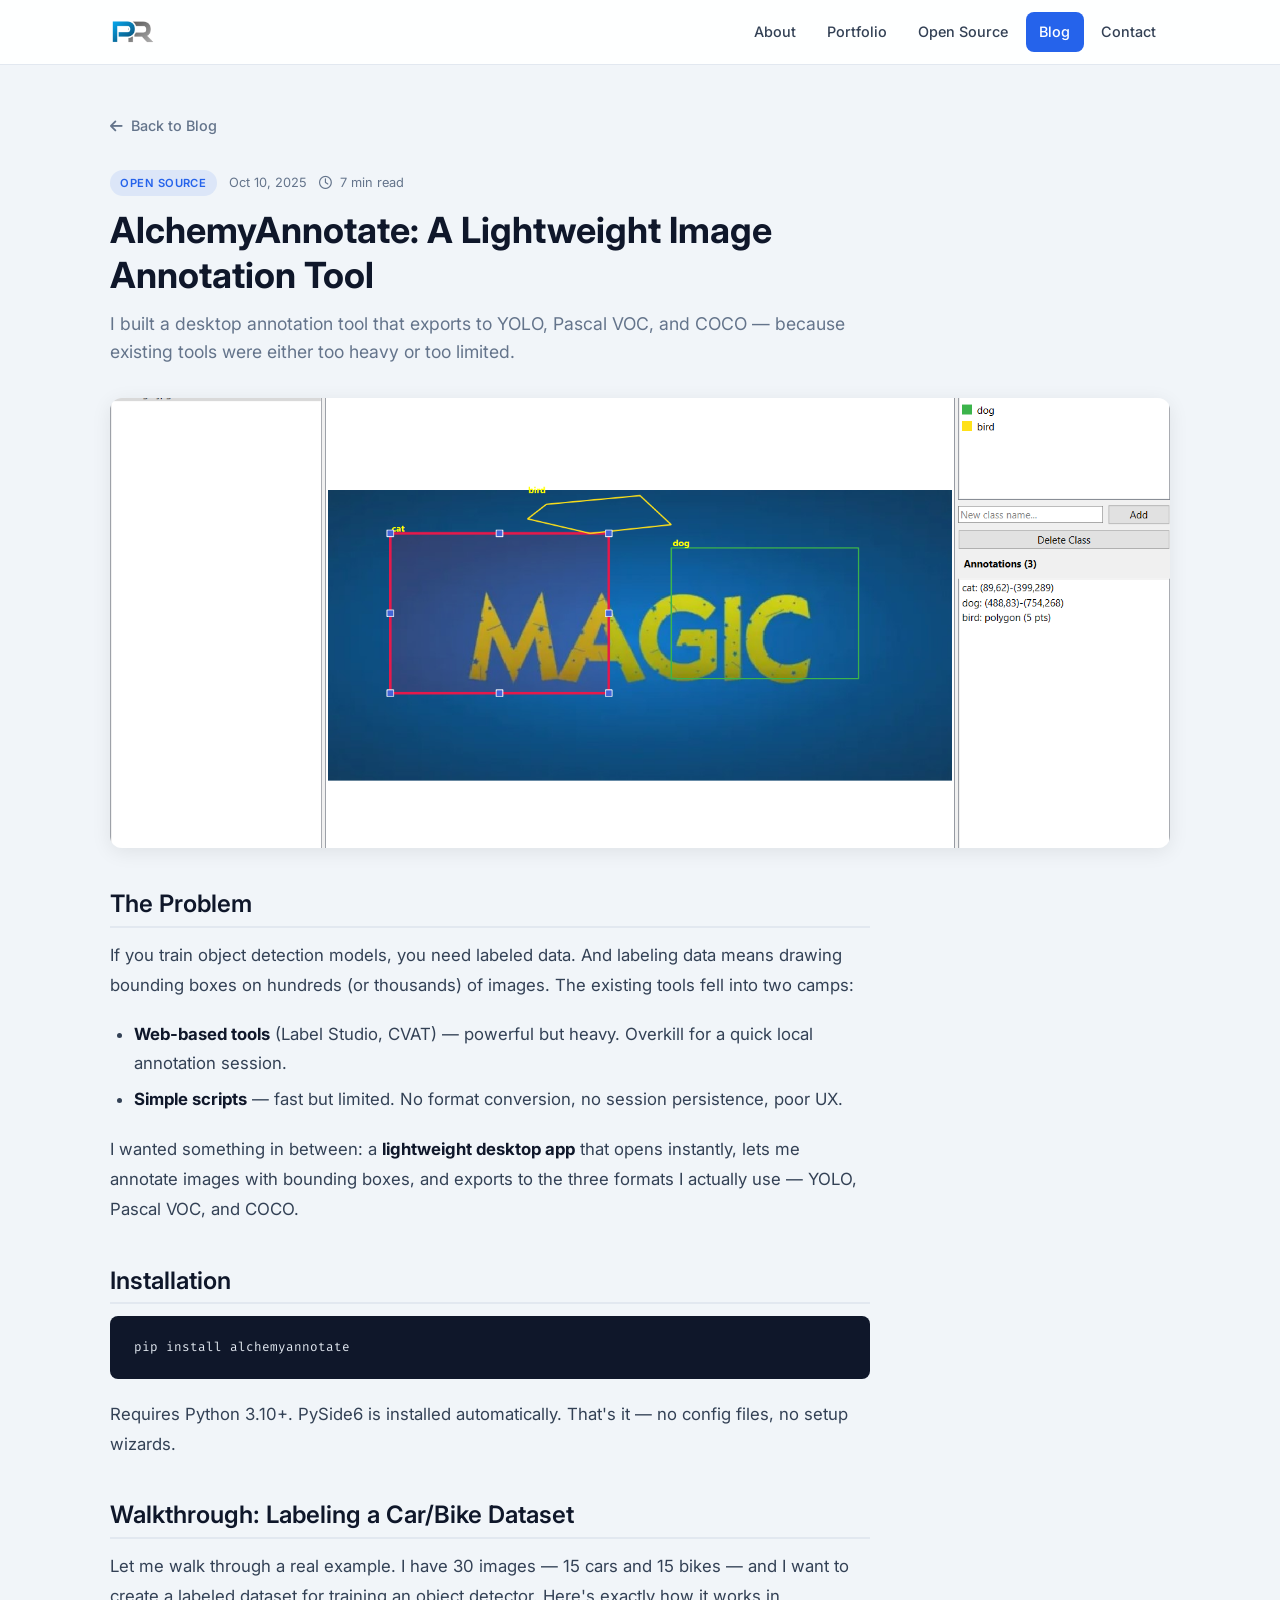
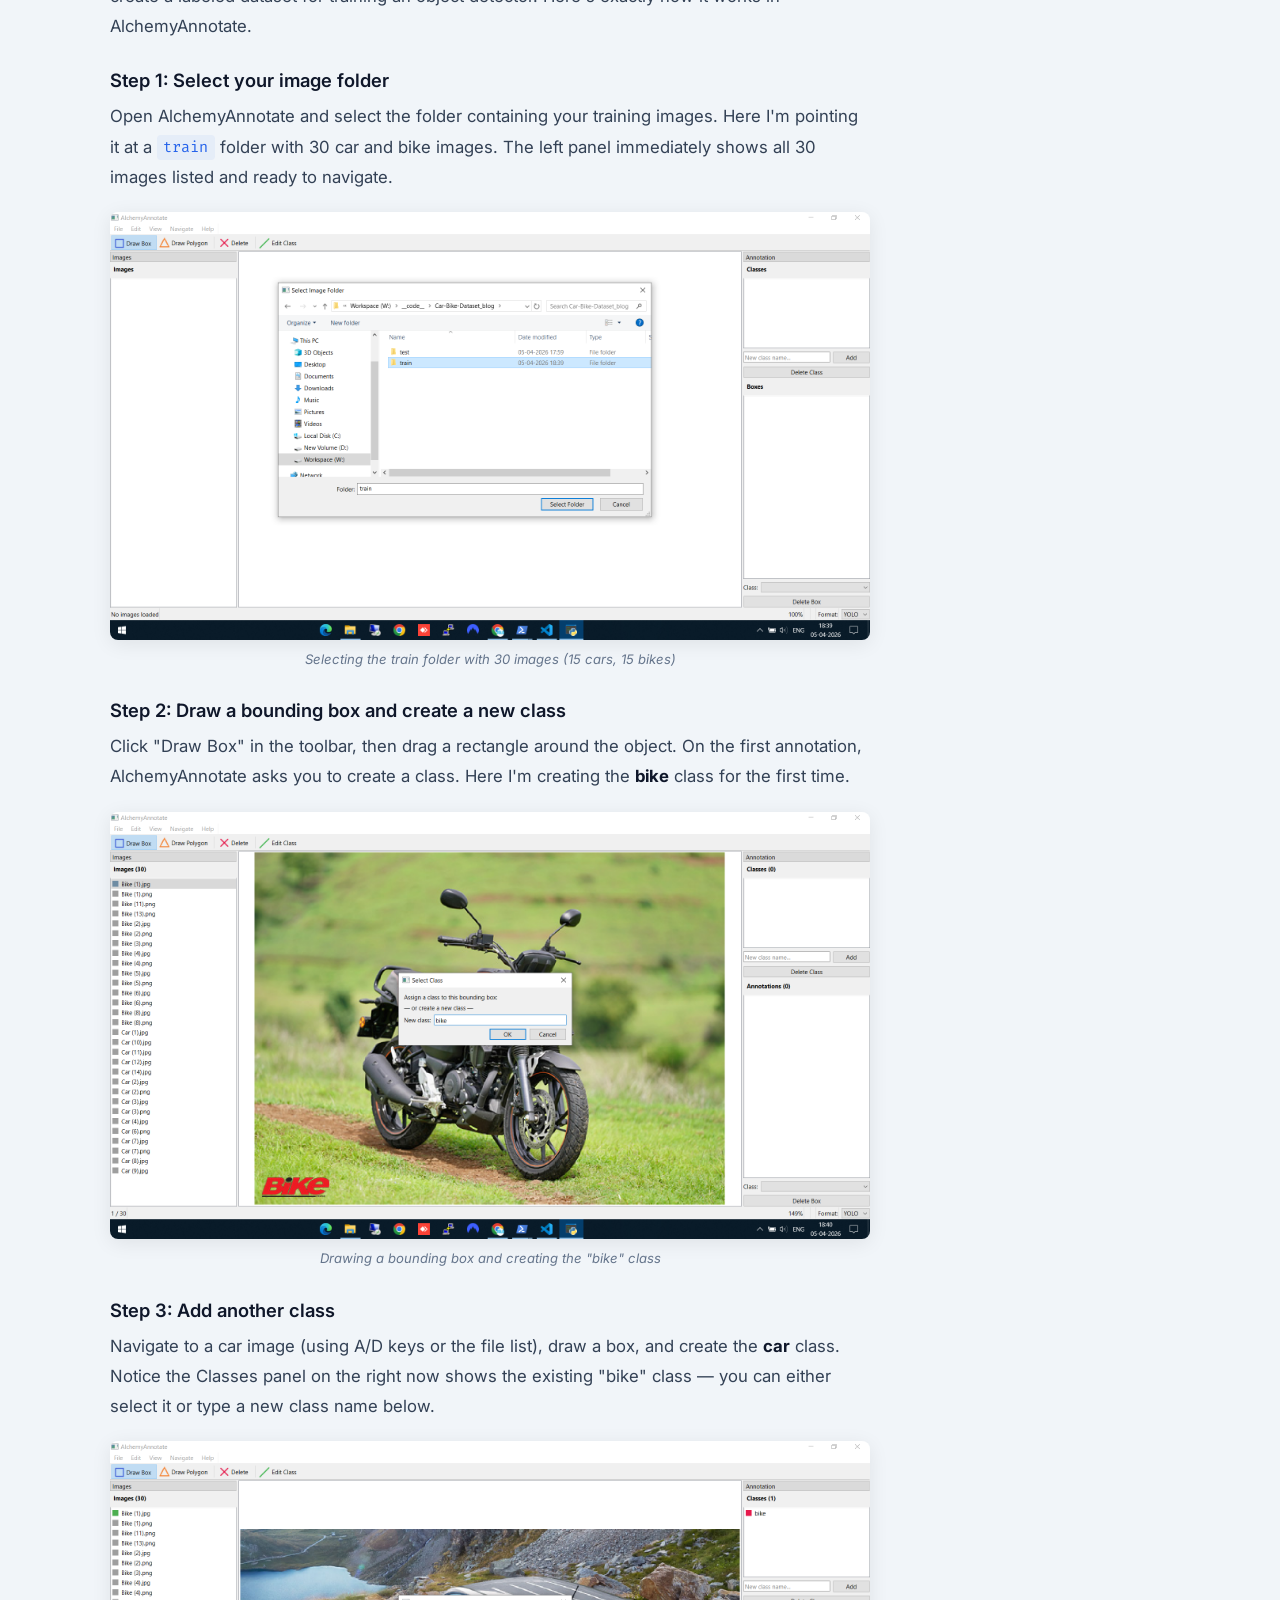
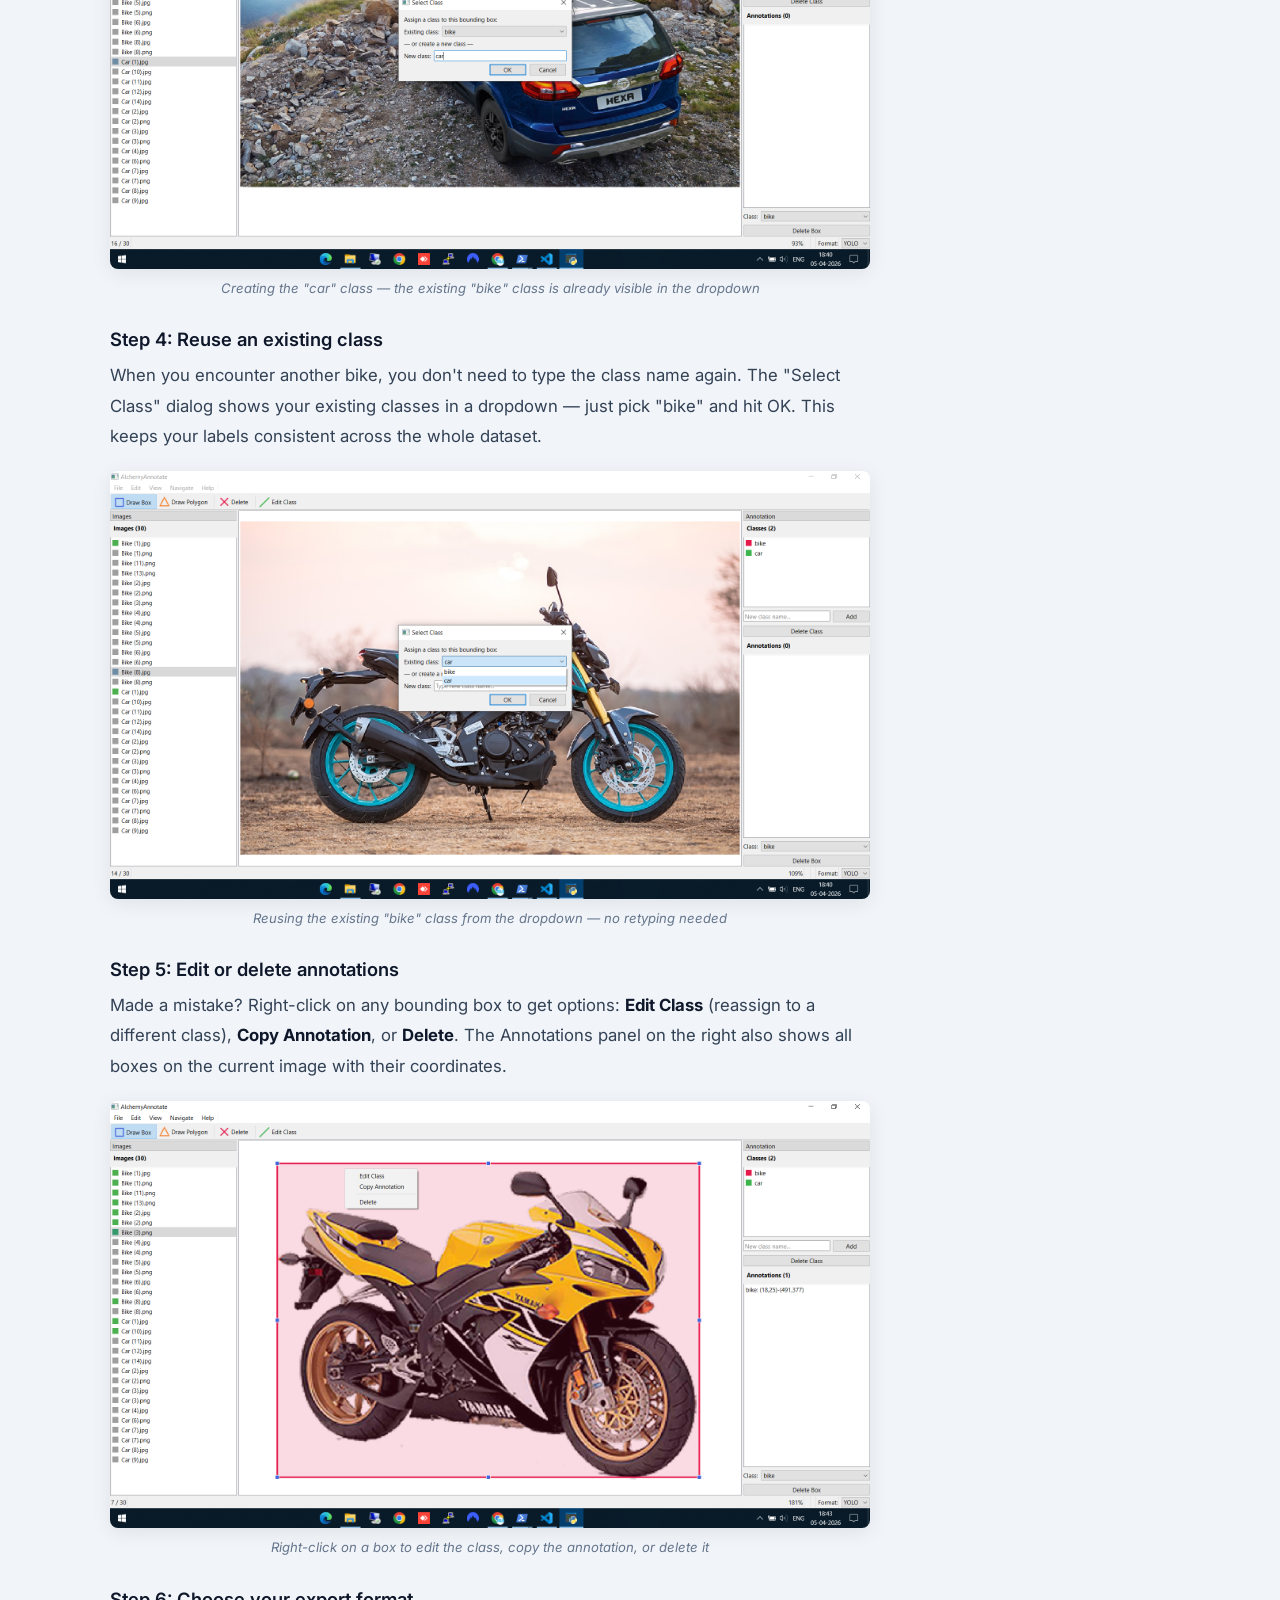
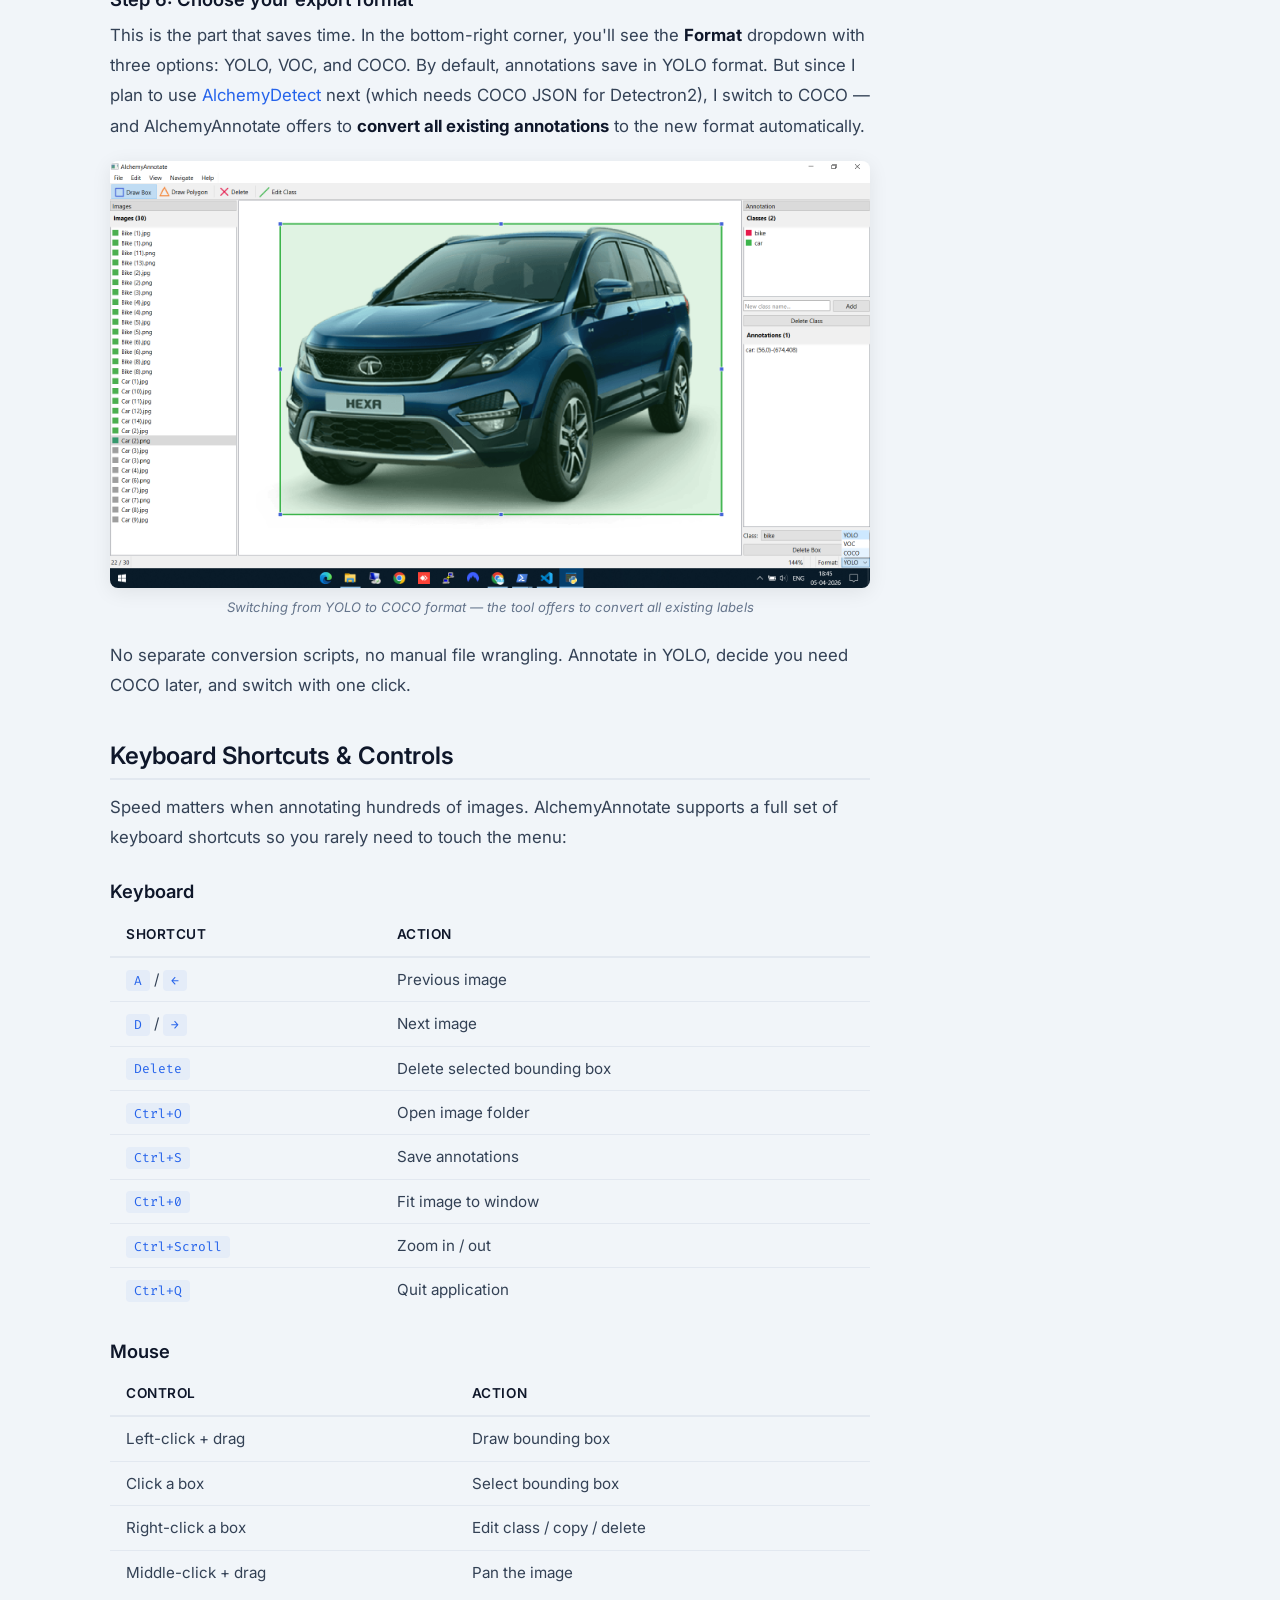
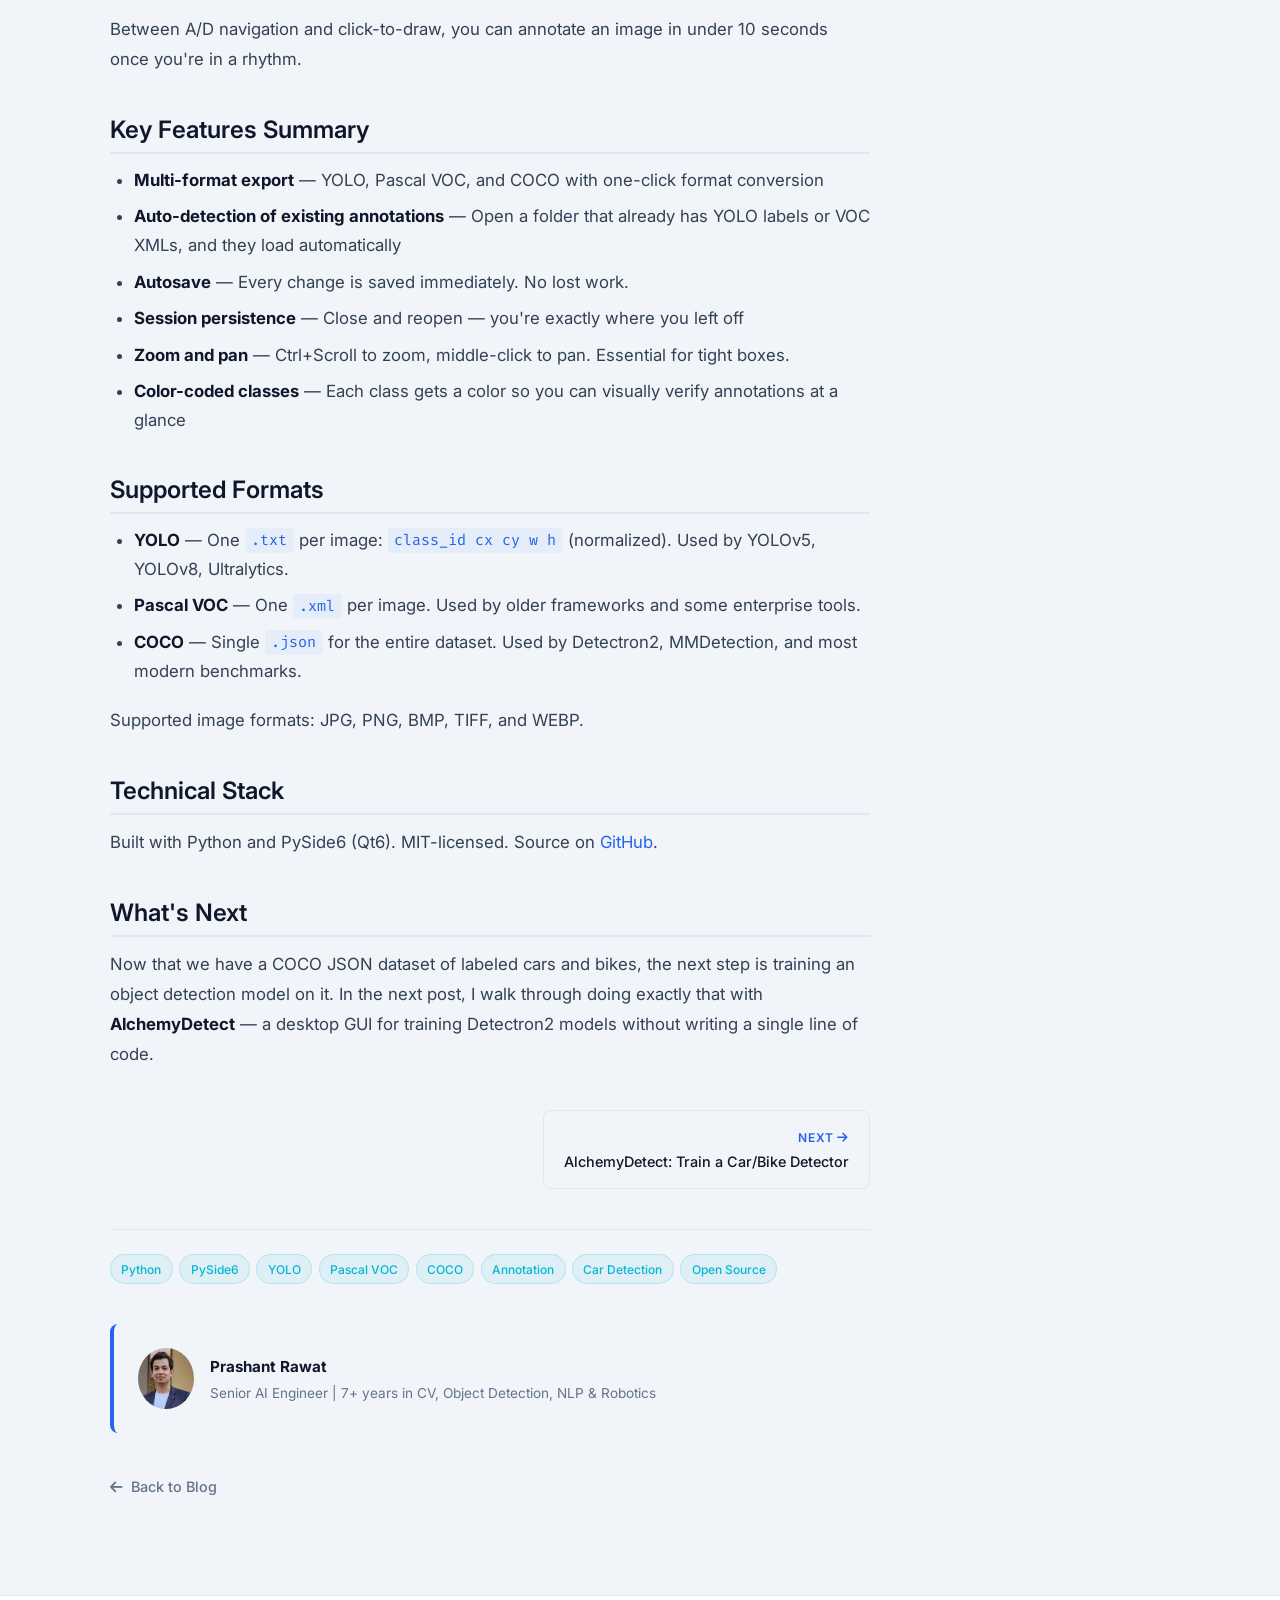
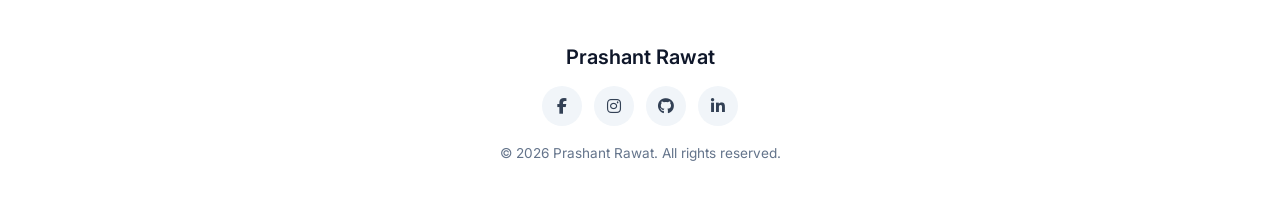
<file: blog/alchemyannotate-annotation-tool.html>
<!doctype html><html lang="en"><head><meta charset="UTF-8"><meta name="viewport" content="width=device-width,initial-scale=1"><title>AlchemyAnnotate: A Lightweight Image Annotation Tool | Prashant Rawat</title><meta name="description" content="How I built AlchemyAnnotate — an open-source desktop tool for bounding box annotation that exports to YOLO, Pascal VOC, and COCO formats."><meta name="author" content="Prashant Rawat"><meta property="og:title" content="AlchemyAnnotate: A Lightweight Image Annotation Tool"><meta property="og:description" content="Open-source bounding box annotation tool with YOLO, VOC, and COCO export."><meta property="og:type" content="article"><meta property="og:image" content="https://www.rawatprashant.com/assets/images/Projects/P_alchemyannotate.png"><meta property="article:published_time" content="2025-10-10"><meta property="article:author" content="Prashant Rawat"><meta name="twitter:card" content="summary_large_image"><meta name="twitter:title" content="AlchemyAnnotate: A Lightweight Image Annotation Tool"><meta name="twitter:description" content="Open-source bounding box annotation tool with YOLO, VOC, and COCO export."><meta name="twitter:image" content="https://www.rawatprashant.com/assets/images/Projects/P_alchemyannotate.png"><meta name="keywords" content="AlchemyAnnotate, Image Annotation, Bounding Box, YOLO, Pascal VOC, COCO, Object Detection, Dataset, PySide6, Python, Open Source"><link rel="icon" type="image/png" href="../assets/images/logo_2.png"><link rel="preconnect" href="https://fonts.googleapis.com"><link rel="preconnect" href="https://fonts.gstatic.com" crossorigin><link href="https://fonts.googleapis.com/css2?family=Inter:wght@300;400;500;600;700&family=Fira+Code:wght@400;500&display=swap" rel="stylesheet"><link rel="stylesheet" href="https://cdnjs.cloudflare.com/ajax/libs/font-awesome/6.5.1/css/all.min.css" integrity="sha512-DTOQO9RWCH3ppGqcWaEA1BIZOC6xxalwEsw9c2QQeAIftl+Vegovlnee1c9QX4TctnWMn13TZye+giMm8e2LwA==" crossorigin="anonymous" referrerpolicy="no-referrer"><link rel="stylesheet" href="../assets/css/style.css"></head><body><header class="site-header" id="top"><div class="container header-inner"><a href="../index.html" class="logo"><img src="../assets/images/logo_2.png" alt="Prashant Rawat Logo" width="44" height="44"> </a><button class="nav-toggle" aria-label="Toggle navigation" aria-expanded="false"><span class="hamburger"></span></button><nav class="site-nav" role="navigation"><ul class="nav-list"><li><a href="../index.html#about">About</a></li><li><a href="../index.html#portfolio">Portfolio</a></li><li><a href="../index.html#opensource">Open Source</a></li><li><a href="../blog.html" class="active">Blog</a></li><li><a href="../index.html#contact">Contact</a></li></ul></nav></div></header><main><article class="article-page"><div class="container"><a href="../blog.html" class="article-back"><i class="fas fa-arrow-left"></i> Back to Blog</a><header class="article-header"><div class="blog-card-meta"><span class="blog-category blog-category--project">Open Source</span> <time datetime="2025-10-10">Oct 10, 2025</time> <span class="read-time"><i class="far fa-clock"></i> 7 min read</span></div><h1>AlchemyAnnotate: A Lightweight Image Annotation Tool</h1><p class="article-subtitle">I built a desktop annotation tool that exports to YOLO, Pascal VOC, and COCO — because existing tools were either too heavy or too limited.</p></header><div class="article-cover"><img src="../assets/images/Projects/P_alchemyannotate.png" alt="AlchemyAnnotate Interface"></div><div class="article-content"><h2>The Problem</h2><p>If you train object detection models, you need labeled data. And labeling data means drawing bounding boxes on hundreds (or thousands) of images. The existing tools fell into two camps:</p><ul><li><strong>Web-based tools</strong> (Label Studio, CVAT) — powerful but heavy. Overkill for a quick local annotation session.</li><li><strong>Simple scripts</strong> — fast but limited. No format conversion, no session persistence, poor UX.</li></ul><p>I wanted something in between: a <strong>lightweight desktop app</strong> that opens instantly, lets me annotate images with bounding boxes, and exports to the three formats I actually use — YOLO, Pascal VOC, and COCO.</p><h2>Installation</h2><pre><code>pip install alchemyannotate</code></pre><p>Requires Python 3.10+. PySide6 is installed automatically. That's it — no config files, no setup wizards.</p><h2>Walkthrough: Labeling a Car/Bike Dataset</h2><p>Let me walk through a real example. I have 30 images — 15 cars and 15 bikes — and I want to create a labeled dataset for training an object detector. Here's exactly how it works in AlchemyAnnotate.</p><h3>Step 1: Select your image folder</h3><p>Open AlchemyAnnotate and select the folder containing your training images. Here I'm pointing it at a <code>train</code> folder with 30 car and bike images. The left panel immediately shows all 30 images listed and ready to navigate.</p><img src="../assets/images/blog/alchemyannotate/select-folder.png" alt="AlchemyAnnotate — selecting the train folder containing 30 car and bike images" loading="lazy"><p class="img-caption">Selecting the train folder with 30 images (15 cars, 15 bikes)</p><h3>Step 2: Draw a bounding box and create a new class</h3><p>Click "Draw Box" in the toolbar, then drag a rectangle around the object. On the first annotation, AlchemyAnnotate asks you to create a class. Here I'm creating the <strong>bike</strong> class for the first time.</p><img src="../assets/images/blog/alchemyannotate/bbox-bike-class.png" alt="Drawing a bounding box on a bike and creating the bike class" loading="lazy"><p class="img-caption">Drawing a bounding box and creating the "bike" class</p><h3>Step 3: Add another class</h3><p>Navigate to a car image (using A/D keys or the file list), draw a box, and create the <strong>car</strong> class. Notice the Classes panel on the right now shows the existing "bike" class — you can either select it or type a new class name below.</p><img src="../assets/images/blog/alchemyannotate/bbox-car-class.png" alt="Drawing a bounding box on a car and creating the car class" loading="lazy"><p class="img-caption">Creating the "car" class — the existing "bike" class is already visible in the dropdown</p><h3>Step 4: Reuse an existing class</h3><p>When you encounter another bike, you don't need to type the class name again. The "Select Class" dialog shows your existing classes in a dropdown — just pick "bike" and hit OK. This keeps your labels consistent across the whole dataset.</p><img src="../assets/images/blog/alchemyannotate/select-existing-class.png" alt="Selecting an existing class from the dropdown for a new bounding box" loading="lazy"><p class="img-caption">Reusing the existing "bike" class from the dropdown — no retyping needed</p><h3>Step 5: Edit or delete annotations</h3><p>Made a mistake? Right-click on any bounding box to get options: <strong>Edit Class</strong> (reassign to a different class), <strong>Copy Annotation</strong>, or <strong>Delete</strong>. The Annotations panel on the right also shows all boxes on the current image with their coordinates.</p><img src="../assets/images/blog/alchemyannotate/edit-delete-box.png" alt="Right-click context menu showing Edit Class, Copy Annotation, and Delete options" loading="lazy"><p class="img-caption">Right-click on a box to edit the class, copy the annotation, or delete it</p><h3>Step 6: Choose your export format</h3><p>This is the part that saves time. In the bottom-right corner, you'll see the <strong>Format</strong> dropdown with three options: YOLO, VOC, and COCO. By default, annotations save in YOLO format. But since I plan to use <a href="alchemydetect-training-gui.html">AlchemyDetect</a> next (which needs COCO JSON for Detectron2), I switch to COCO — and AlchemyAnnotate offers to <strong>convert all existing annotations</strong> to the new format automatically.</p><img src="../assets/images/blog/alchemyannotate/format-conversion.png" alt="Format selection dropdown showing YOLO, VOC, and COCO options with conversion prompt" loading="lazy"><p class="img-caption">Switching from YOLO to COCO format — the tool offers to convert all existing labels</p><p>No separate conversion scripts, no manual file wrangling. Annotate in YOLO, decide you need COCO later, and switch with one click.</p><h2>Keyboard Shortcuts &amp; Controls</h2><p>Speed matters when annotating hundreds of images. AlchemyAnnotate supports a full set of keyboard shortcuts so you rarely need to touch the menu:</p><h3>Keyboard</h3><table class="shortcut-table"><thead><tr><th>Shortcut</th><th>Action</th></tr></thead><tbody><tr><td><code>A</code> / <code>&#8592;</code></td><td>Previous image</td></tr><tr><td><code>D</code> / <code>&#8594;</code></td><td>Next image</td></tr><tr><td><code>Delete</code></td><td>Delete selected bounding box</td></tr><tr><td><code>Ctrl+O</code></td><td>Open image folder</td></tr><tr><td><code>Ctrl+S</code></td><td>Save annotations</td></tr><tr><td><code>Ctrl+0</code></td><td>Fit image to window</td></tr><tr><td><code>Ctrl+Scroll</code></td><td>Zoom in / out</td></tr><tr><td><code>Ctrl+Q</code></td><td>Quit application</td></tr></tbody></table><h3>Mouse</h3><table class="shortcut-table"><thead><tr><th>Control</th><th>Action</th></tr></thead><tbody><tr><td>Left-click + drag</td><td>Draw bounding box</td></tr><tr><td>Click a box</td><td>Select bounding box</td></tr><tr><td>Right-click a box</td><td>Edit class / copy / delete</td></tr><tr><td>Middle-click + drag</td><td>Pan the image</td></tr></tbody></table><p>Between A/D navigation and click-to-draw, you can annotate an image in under 10 seconds once you're in a rhythm.</p><h2>Key Features Summary</h2><ul><li><strong>Multi-format export</strong> — YOLO, Pascal VOC, and COCO with one-click format conversion</li><li><strong>Auto-detection of existing annotations</strong> — Open a folder that already has YOLO labels or VOC XMLs, and they load automatically</li><li><strong>Autosave</strong> — Every change is saved immediately. No lost work.</li><li><strong>Session persistence</strong> — Close and reopen — you're exactly where you left off</li><li><strong>Zoom and pan</strong> — Ctrl+Scroll to zoom, middle-click to pan. Essential for tight boxes.</li><li><strong>Color-coded classes</strong> — Each class gets a color so you can visually verify annotations at a glance</li></ul><h2>Supported Formats</h2><ul><li><strong>YOLO</strong> — One <code>.txt</code> per image: <code>class_id cx cy w h</code> (normalized). Used by YOLOv5, YOLOv8, Ultralytics.</li><li><strong>Pascal VOC</strong> — One <code>.xml</code> per image. Used by older frameworks and some enterprise tools.</li><li><strong>COCO</strong> — Single <code>.json</code> for the entire dataset. Used by Detectron2, MMDetection, and most modern benchmarks.</li></ul><p>Supported image formats: JPG, PNG, BMP, TIFF, and WEBP.</p><h2>Technical Stack</h2><p>Built with Python and PySide6 (Qt6). MIT-licensed. Source on <a href="https://github.com/kouya-marino/AlchemyAnnotate" target="_blank" rel="noopener noreferrer">GitHub</a>.</p><h2>What's Next</h2><p>Now that we have a COCO JSON dataset of labeled cars and bikes, the next step is training an object detection model on it. In the next post, I walk through doing exactly that with <a href="alchemydetect-training-gui.html"><strong>AlchemyDetect</strong></a> — a desktop GUI for training Detectron2 models without writing a single line of code.</p><div class="article-nav-links"><a href="alchemydetect-training-gui.html" class="article-nav-link next"><span class="article-nav-label">Next <i class="fas fa-arrow-right"></i></span> <span class="article-nav-title">AlchemyDetect: Train a Car/Bike Detector</span></a></div><div class="article-tags"><span class="project-tag">Python</span> <span class="project-tag">PySide6</span> <span class="project-tag">YOLO</span> <span class="project-tag">Pascal VOC</span> <span class="project-tag">COCO</span> <span class="project-tag">Annotation</span> <span class="project-tag">Car Detection</span> <span class="project-tag">Open Source</span></div></div><div class="article-author"><img src="../assets/images/profile_pic.jpg" alt="Prashant Rawat" width="56" height="56"><div><strong>Prashant Rawat</strong><p>Senior AI Engineer | 7+ years in CV, Object Detection, NLP &amp; Robotics</p></div></div><a href="../blog.html" class="article-back"><i class="fas fa-arrow-left"></i> Back to Blog</a></div></article></main><footer class="site-footer"><div class="container"><h2 class="footer-name">Prashant Rawat</h2><div class="footer-social"><a href="https://www.facebook.com/prashantrawat.yuki" target="_blank" rel="noopener noreferrer" aria-label="Facebook"><i class="fab fa-facebook-f"></i></a> <a href="https://www.instagram.com/decoderprashant" target="_blank" rel="noopener noreferrer" aria-label="Instagram"><i class="fab fa-instagram"></i></a> <a href="https://github.com/kouya-marino" target="_blank" rel="noopener noreferrer" aria-label="GitHub"><i class="fab fa-github"></i></a> <a href="https://www.linkedin.com/in/rawat-prashant" target="_blank" rel="noopener noreferrer" aria-label="LinkedIn"><i class="fab fa-linkedin-in"></i></a></div><p class="footer-copy">&copy; 2026 Prashant Rawat. All rights reserved.</p></div></footer><button class="back-to-top" aria-label="Back to top" title="Back to top"><i class="fas fa-chevron-up"></i></button><script src="../assets/js/main.js"></script></body></html>
</file>
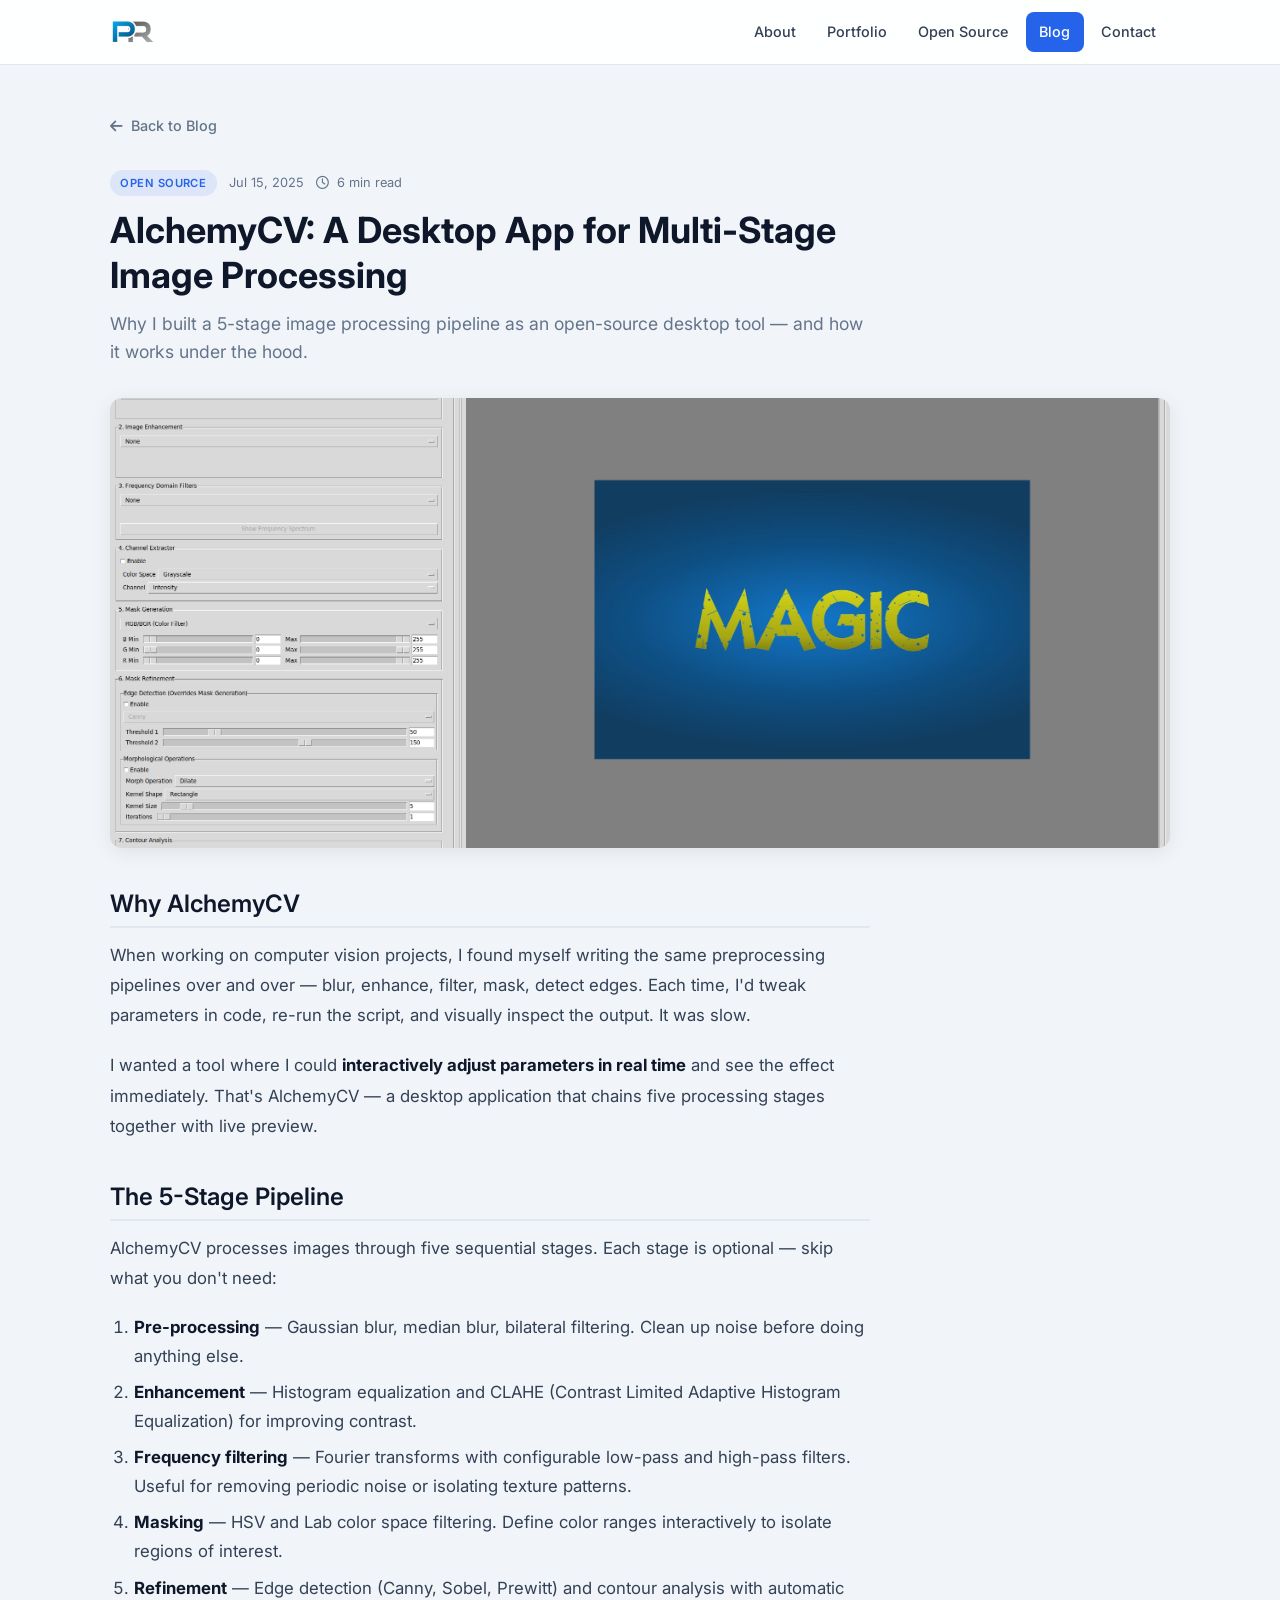
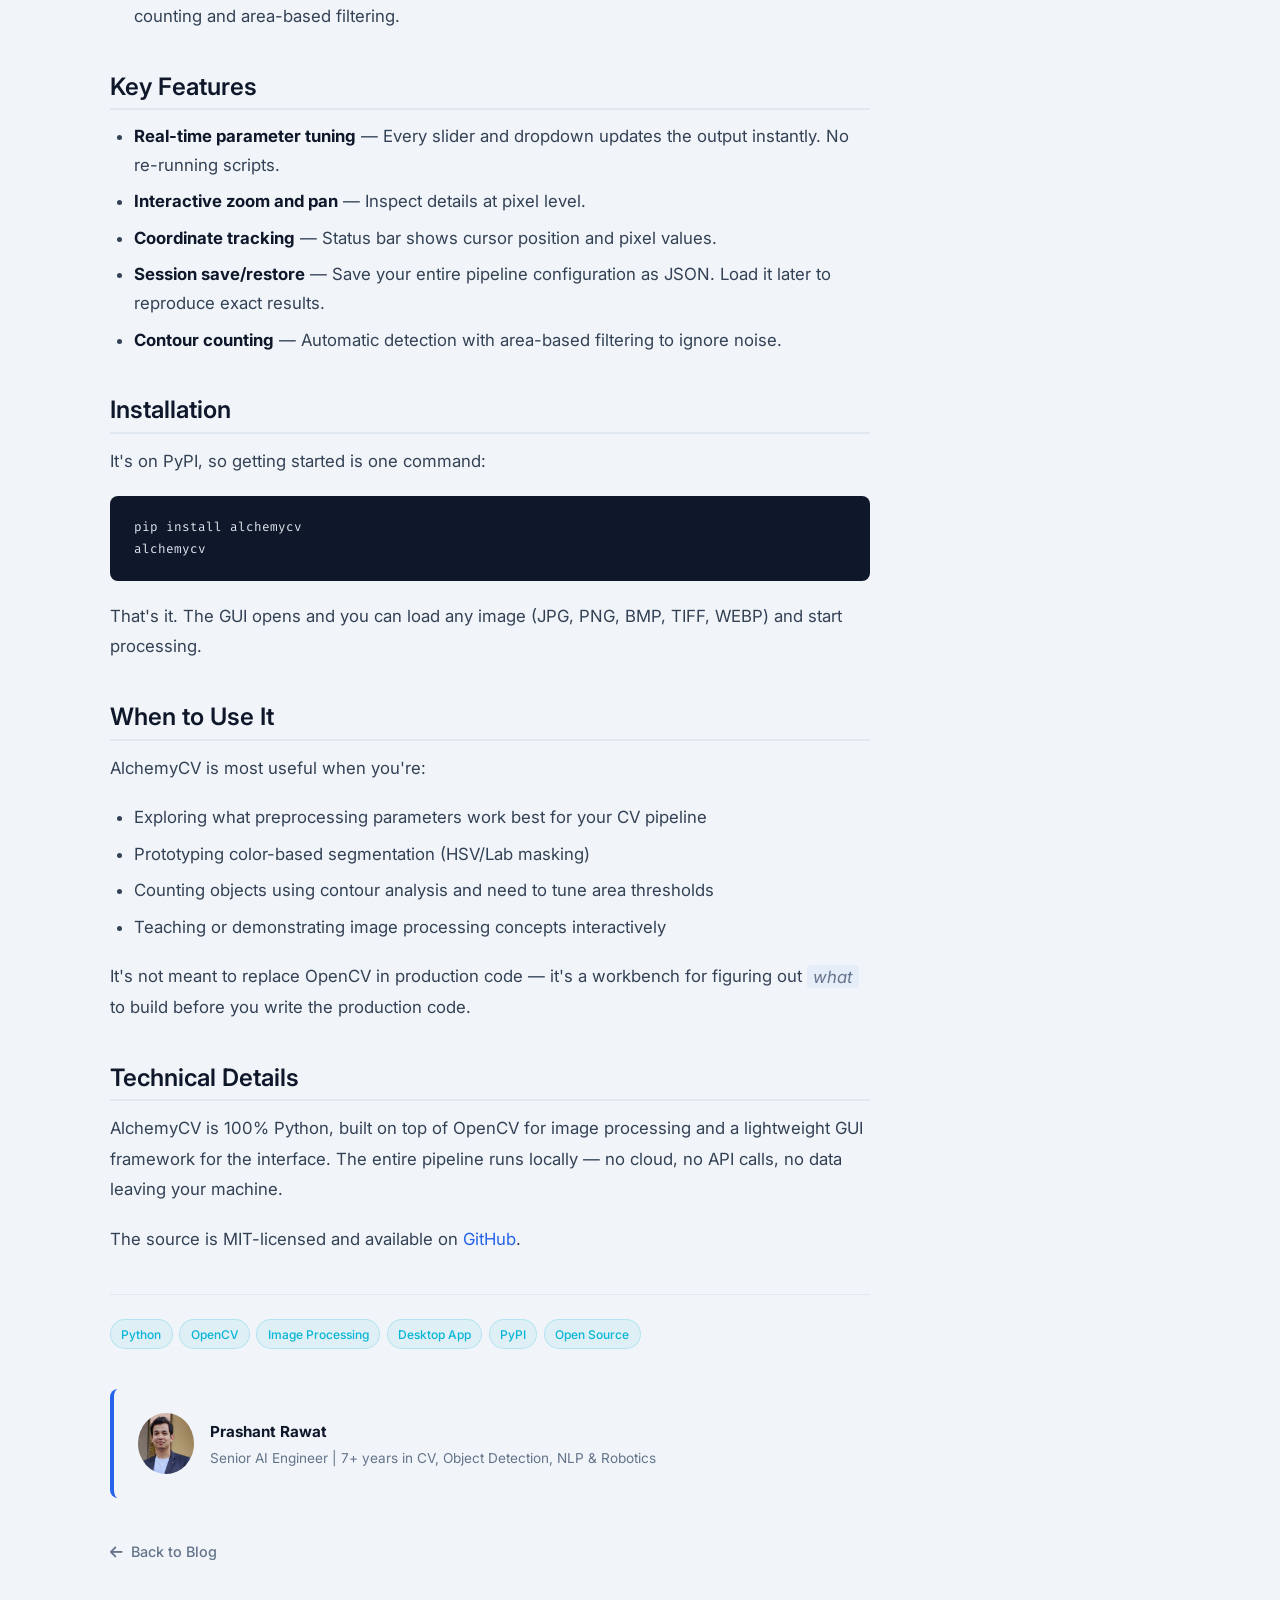
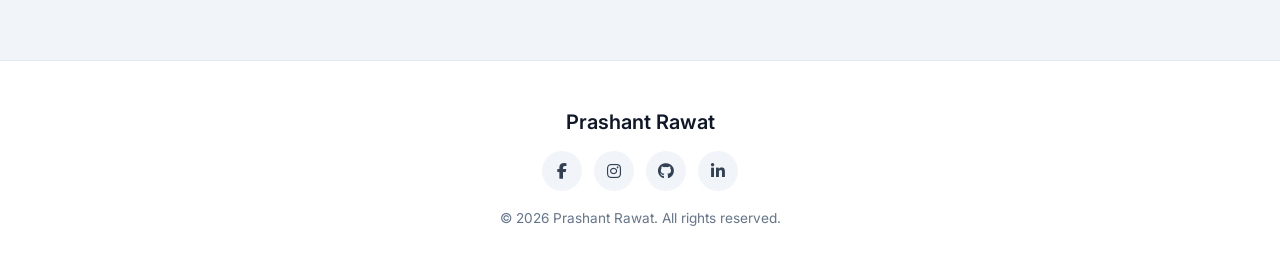
<file: blog/alchemycv-image-processing.html>
<!doctype html><html lang="en"><head><meta charset="UTF-8"><meta name="viewport" content="width=device-width,initial-scale=1"><title>AlchemyCV: A Desktop App for Multi-Stage Image Processing | Prashant Rawat</title><meta name="description" content="How and why I built AlchemyCV — an open-source desktop tool for multi-stage image processing with blur, enhancement, frequency filtering, masking, and edge detection."><meta name="author" content="Prashant Rawat"><meta property="og:title" content="AlchemyCV: A Desktop App for Multi-Stage Image Processing"><meta property="og:description" content="An open-source desktop tool for multi-stage image processing pipelines."><meta property="og:type" content="article"><meta property="og:image" content="https://www.rawatprashant.com/assets/images/Projects/P_alchemycv_app.png"><meta property="article:published_time" content="2025-07-15"><meta property="article:author" content="Prashant Rawat"><meta name="twitter:card" content="summary_large_image"><meta name="twitter:title" content="AlchemyCV: A Desktop App for Multi-Stage Image Processing"><meta name="twitter:description" content="An open-source desktop tool for multi-stage image processing pipelines."><meta name="twitter:image" content="https://www.rawatprashant.com/assets/images/Projects/P_alchemycv_app.png"><meta name="keywords" content="AlchemyCV, Image Processing, OpenCV, Edge Detection, Computer Vision, Python, Open Source, PyPI, Desktop App"><link rel="icon" type="image/png" href="../assets/images/logo_2.png"><link rel="preconnect" href="https://fonts.googleapis.com"><link rel="preconnect" href="https://fonts.gstatic.com" crossorigin><link href="https://fonts.googleapis.com/css2?family=Inter:wght@300;400;500;600;700&family=Fira+Code:wght@400;500&display=swap" rel="stylesheet"><link rel="stylesheet" href="https://cdnjs.cloudflare.com/ajax/libs/font-awesome/6.5.1/css/all.min.css" integrity="sha512-DTOQO9RWCH3ppGqcWaEA1BIZOC6xxalwEsw9c2QQeAIftl+Vegovlnee1c9QX4TctnWMn13TZye+giMm8e2LwA==" crossorigin="anonymous" referrerpolicy="no-referrer"><link rel="stylesheet" href="../assets/css/style.css"></head><body><header class="site-header" id="top"><div class="container header-inner"><a href="../index.html" class="logo"><img src="../assets/images/logo_2.png" alt="Prashant Rawat Logo" width="44" height="44"> </a><button class="nav-toggle" aria-label="Toggle navigation" aria-expanded="false"><span class="hamburger"></span></button><nav class="site-nav" role="navigation"><ul class="nav-list"><li><a href="../index.html#about">About</a></li><li><a href="../index.html#portfolio">Portfolio</a></li><li><a href="../index.html#opensource">Open Source</a></li><li><a href="../blog.html" class="active">Blog</a></li><li><a href="../index.html#contact">Contact</a></li></ul></nav></div></header><main><article class="article-page"><div class="container"><a href="../blog.html" class="article-back"><i class="fas fa-arrow-left"></i> Back to Blog</a><header class="article-header"><div class="blog-card-meta"><span class="blog-category blog-category--project">Open Source</span> <time datetime="2025-07-15">Jul 15, 2025</time> <span class="read-time"><i class="far fa-clock"></i> 6 min read</span></div><h1>AlchemyCV: A Desktop App for Multi-Stage Image Processing</h1><p class="article-subtitle">Why I built a 5-stage image processing pipeline as an open-source desktop tool — and how it works under the hood.</p></header><div class="article-cover"><img src="../assets/images/Projects/P_alchemycv_app.png" alt="AlchemyCV Application Interface"></div><div class="article-content"><h2>Why AlchemyCV</h2><p>When working on computer vision projects, I found myself writing the same preprocessing pipelines over and over — blur, enhance, filter, mask, detect edges. Each time, I'd tweak parameters in code, re-run the script, and visually inspect the output. It was slow.</p><p>I wanted a tool where I could <strong>interactively adjust parameters in real time</strong> and see the effect immediately. That's AlchemyCV — a desktop application that chains five processing stages together with live preview.</p><h2>The 5-Stage Pipeline</h2><p>AlchemyCV processes images through five sequential stages. Each stage is optional — skip what you don't need:</p><ol><li><strong>Pre-processing</strong> — Gaussian blur, median blur, bilateral filtering. Clean up noise before doing anything else.</li><li><strong>Enhancement</strong> — Histogram equalization and CLAHE (Contrast Limited Adaptive Histogram Equalization) for improving contrast.</li><li><strong>Frequency filtering</strong> — Fourier transforms with configurable low-pass and high-pass filters. Useful for removing periodic noise or isolating texture patterns.</li><li><strong>Masking</strong> — HSV and Lab color space filtering. Define color ranges interactively to isolate regions of interest.</li><li><strong>Refinement</strong> — Edge detection (Canny, Sobel, Prewitt) and contour analysis with automatic counting and area-based filtering.</li></ol><h2>Key Features</h2><ul><li><strong>Real-time parameter tuning</strong> — Every slider and dropdown updates the output instantly. No re-running scripts.</li><li><strong>Interactive zoom and pan</strong> — Inspect details at pixel level.</li><li><strong>Coordinate tracking</strong> — Status bar shows cursor position and pixel values.</li><li><strong>Session save/restore</strong> — Save your entire pipeline configuration as JSON. Load it later to reproduce exact results.</li><li><strong>Contour counting</strong> — Automatic detection with area-based filtering to ignore noise.</li></ul><h2>Installation</h2><p>It's on PyPI, so getting started is one command:</p><pre><code>pip install alchemycv
alchemycv</code></pre><p>That's it. The GUI opens and you can load any image (JPG, PNG, BMP, TIFF, WEBP) and start processing.</p><h2>When to Use It</h2><p>AlchemyCV is most useful when you're:</p><ul><li>Exploring what preprocessing parameters work best for your CV pipeline</li><li>Prototyping color-based segmentation (HSV/Lab masking)</li><li>Counting objects using contour analysis and need to tune area thresholds</li><li>Teaching or demonstrating image processing concepts interactively</li></ul><p>It's not meant to replace OpenCV in production code — it's a workbench for figuring out <em>what</em> to build before you write the production code.</p><h2>Technical Details</h2><p>AlchemyCV is 100% Python, built on top of OpenCV for image processing and a lightweight GUI framework for the interface. The entire pipeline runs locally — no cloud, no API calls, no data leaving your machine.</p><p>The source is MIT-licensed and available on <a href="https://github.com/kouya-marino/AlchemyCV" target="_blank" rel="noopener noreferrer">GitHub</a>.</p><div class="article-tags"><span class="project-tag">Python</span> <span class="project-tag">OpenCV</span> <span class="project-tag">Image Processing</span> <span class="project-tag">Desktop App</span> <span class="project-tag">PyPI</span> <span class="project-tag">Open Source</span></div></div><div class="article-author"><img src="../assets/images/profile_pic.jpg" alt="Prashant Rawat" width="56" height="56"><div><strong>Prashant Rawat</strong><p>Senior AI Engineer | 7+ years in CV, Object Detection, NLP &amp; Robotics</p></div></div><a href="../blog.html" class="article-back"><i class="fas fa-arrow-left"></i> Back to Blog</a></div></article></main><footer class="site-footer"><div class="container"><h2 class="footer-name">Prashant Rawat</h2><div class="footer-social"><a href="https://www.facebook.com/prashantrawat.yuki" target="_blank" rel="noopener noreferrer" aria-label="Facebook"><i class="fab fa-facebook-f"></i></a> <a href="https://www.instagram.com/decoderprashant" target="_blank" rel="noopener noreferrer" aria-label="Instagram"><i class="fab fa-instagram"></i></a> <a href="https://github.com/kouya-marino" target="_blank" rel="noopener noreferrer" aria-label="GitHub"><i class="fab fa-github"></i></a> <a href="https://www.linkedin.com/in/rawat-prashant" target="_blank" rel="noopener noreferrer" aria-label="LinkedIn"><i class="fab fa-linkedin-in"></i></a></div><p class="footer-copy">&copy; 2026 Prashant Rawat. All rights reserved.</p></div></footer><button class="back-to-top" aria-label="Back to top" title="Back to top"><i class="fas fa-chevron-up"></i></button><script src="../assets/js/main.js"></script></body></html>
</file>
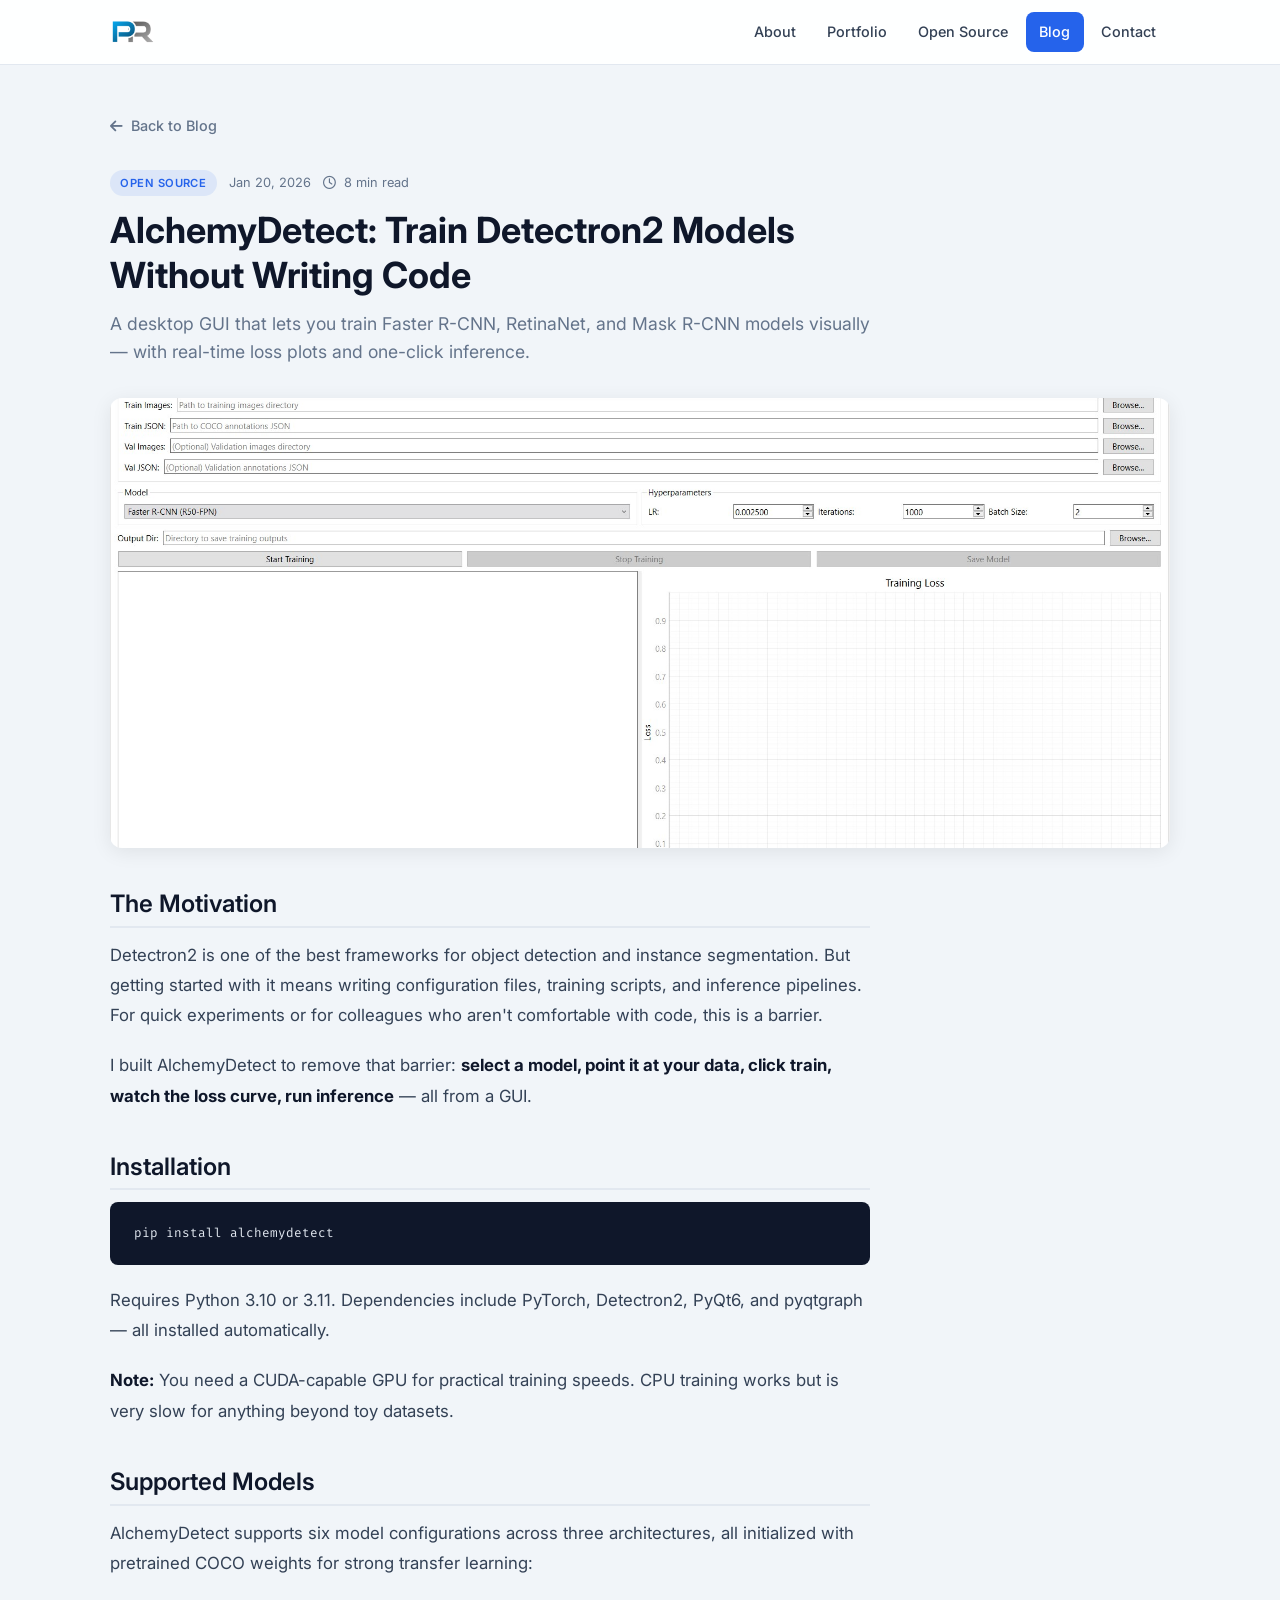
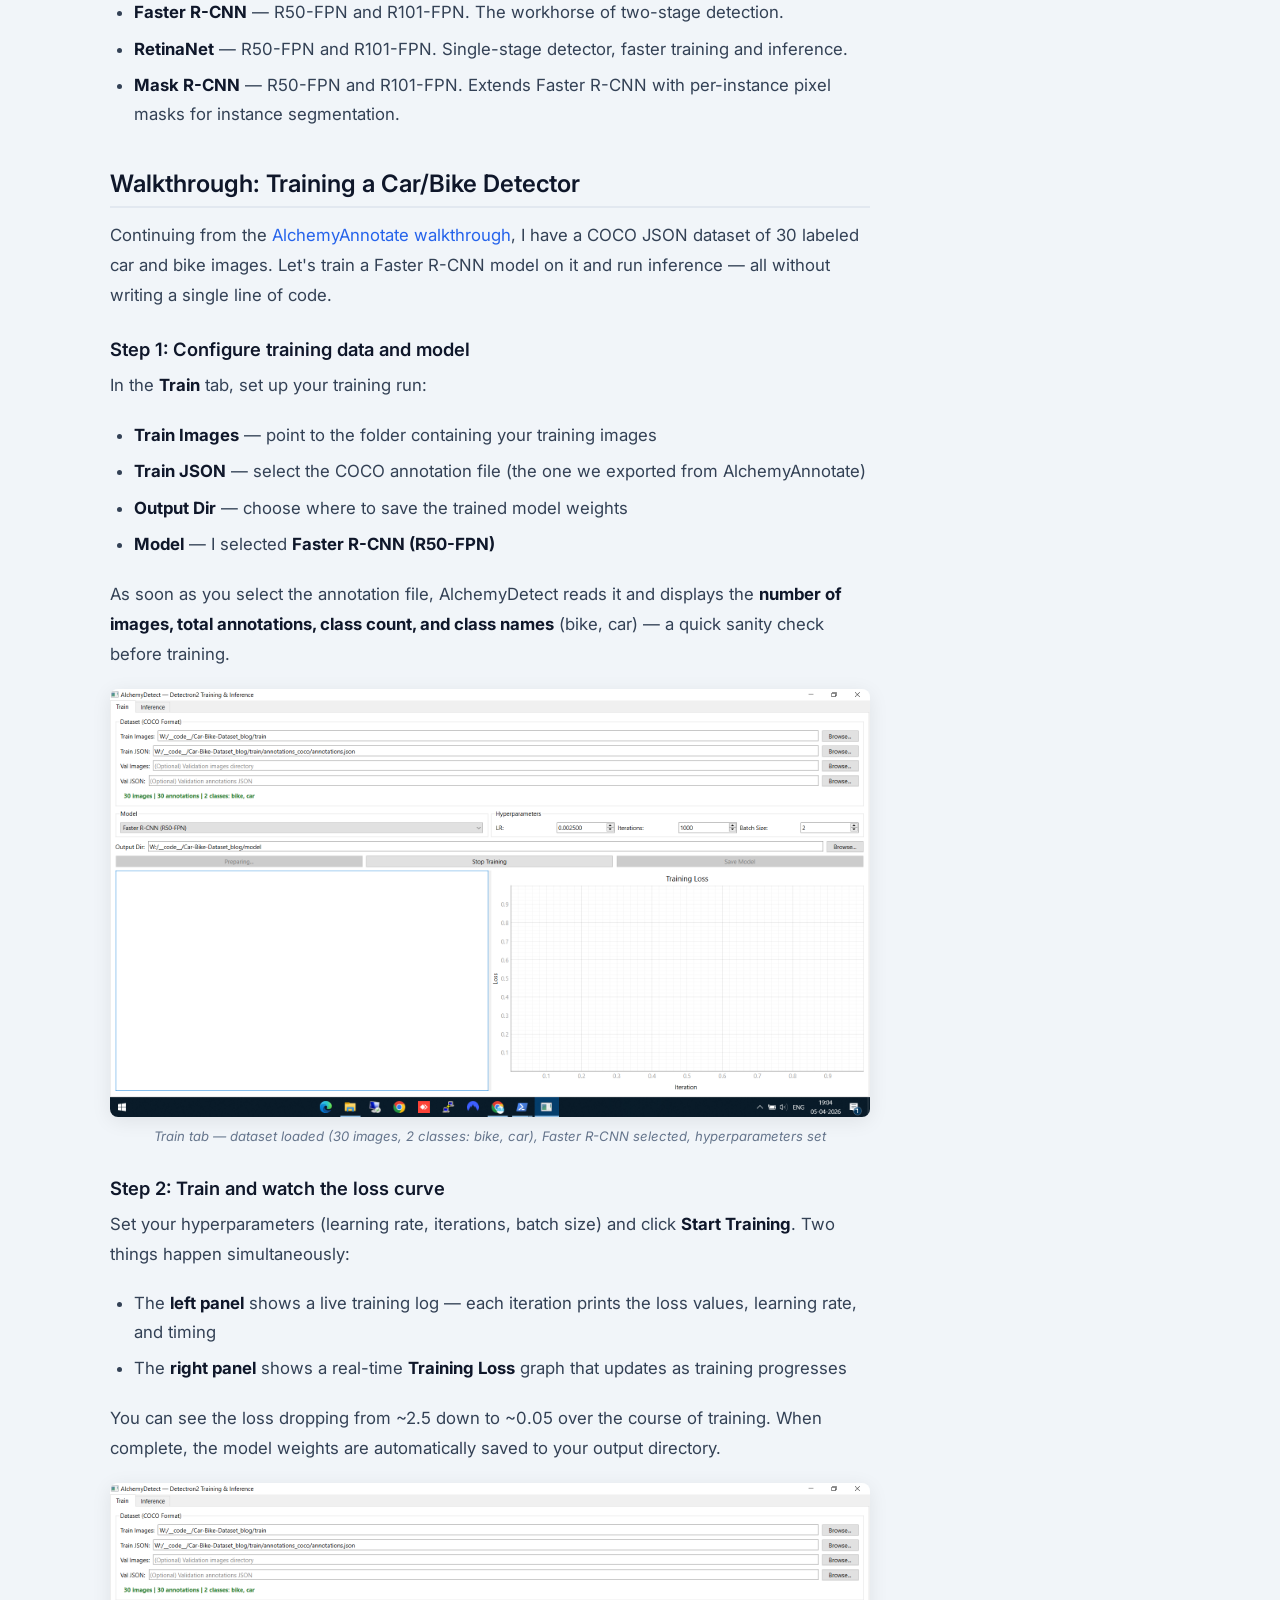
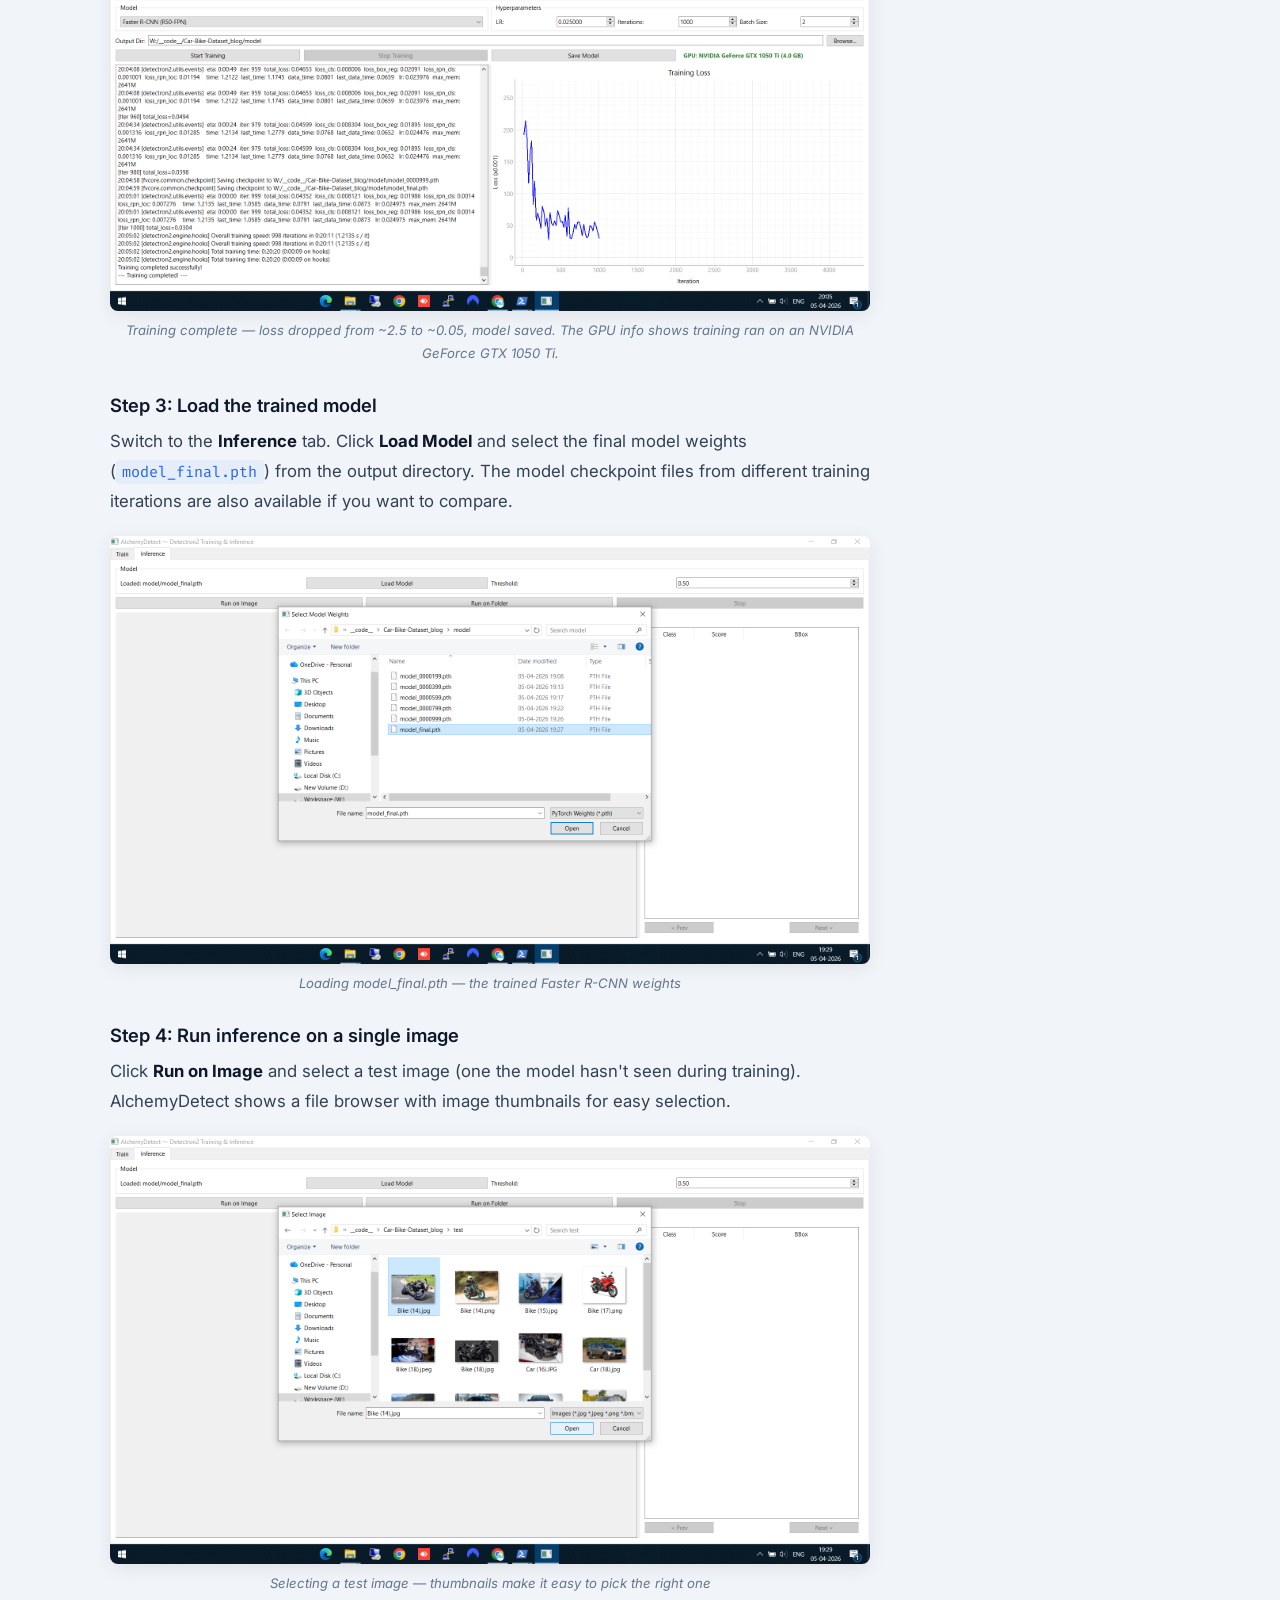
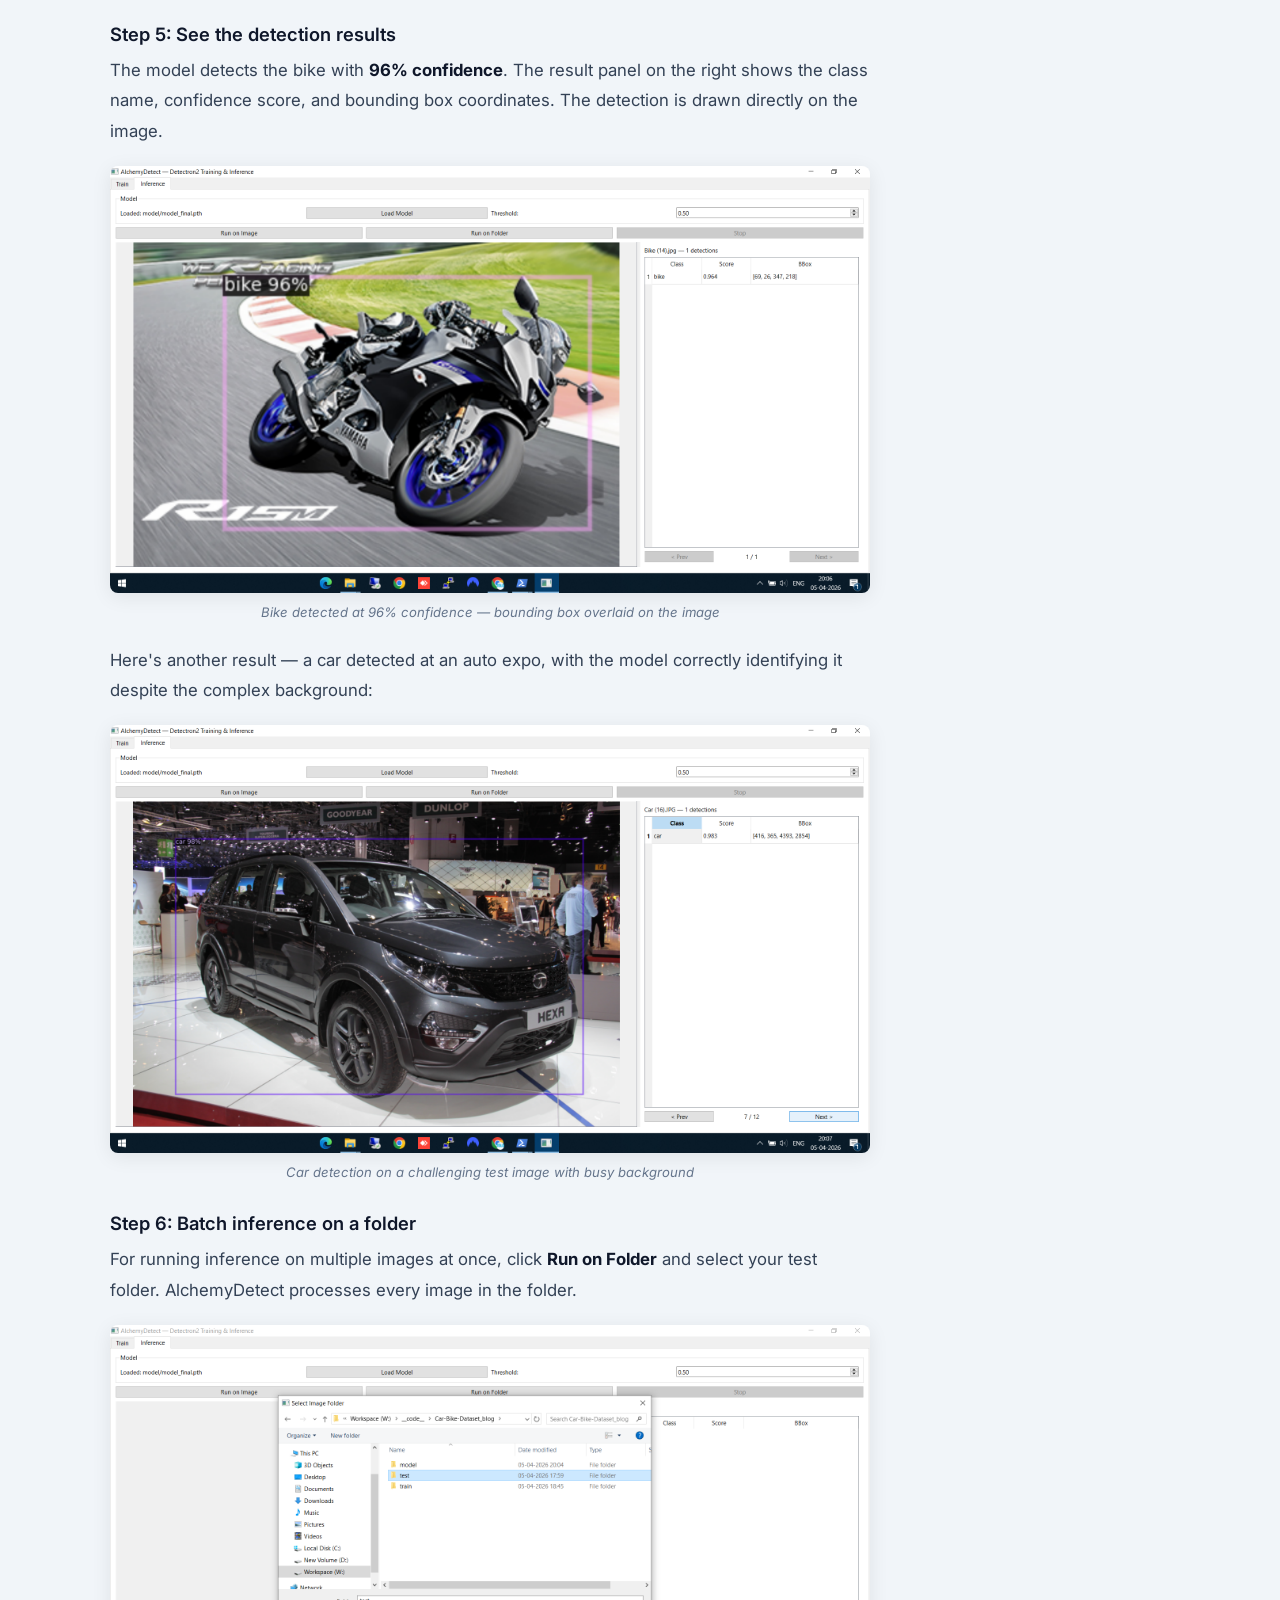
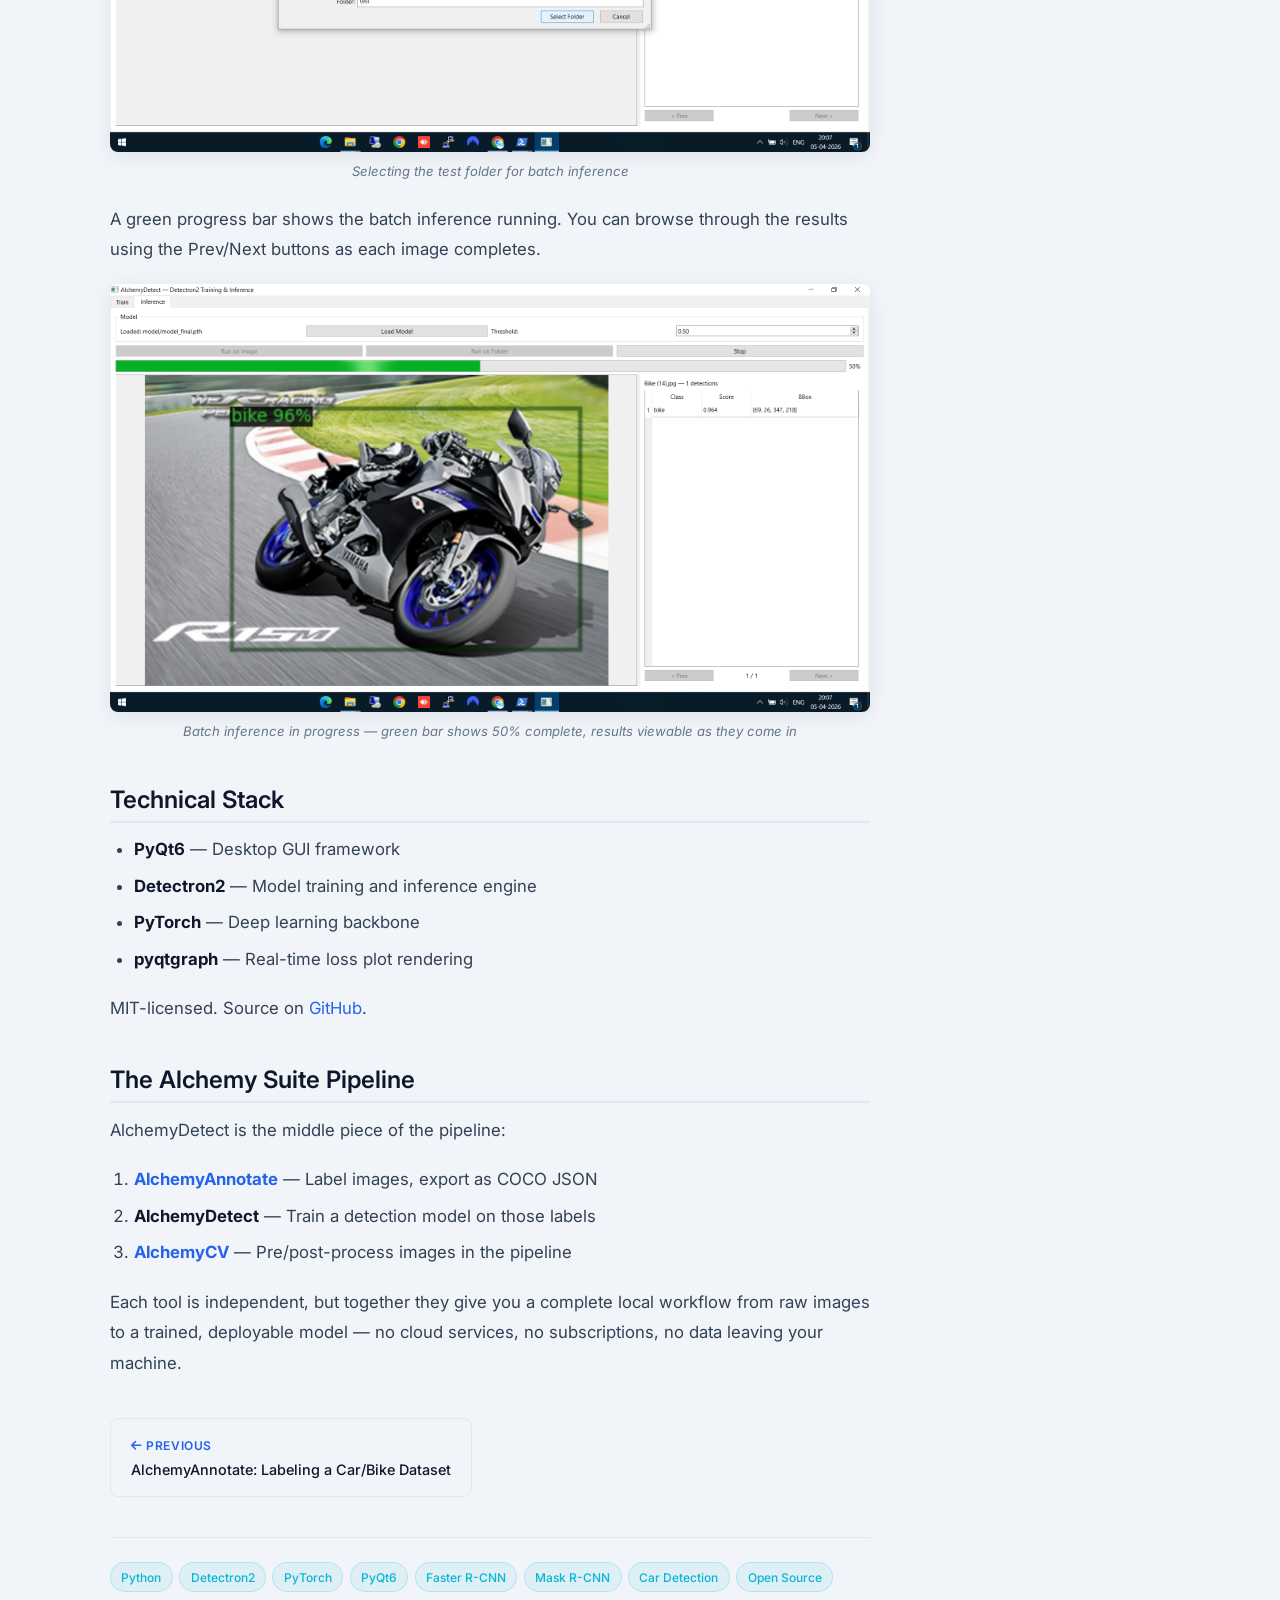
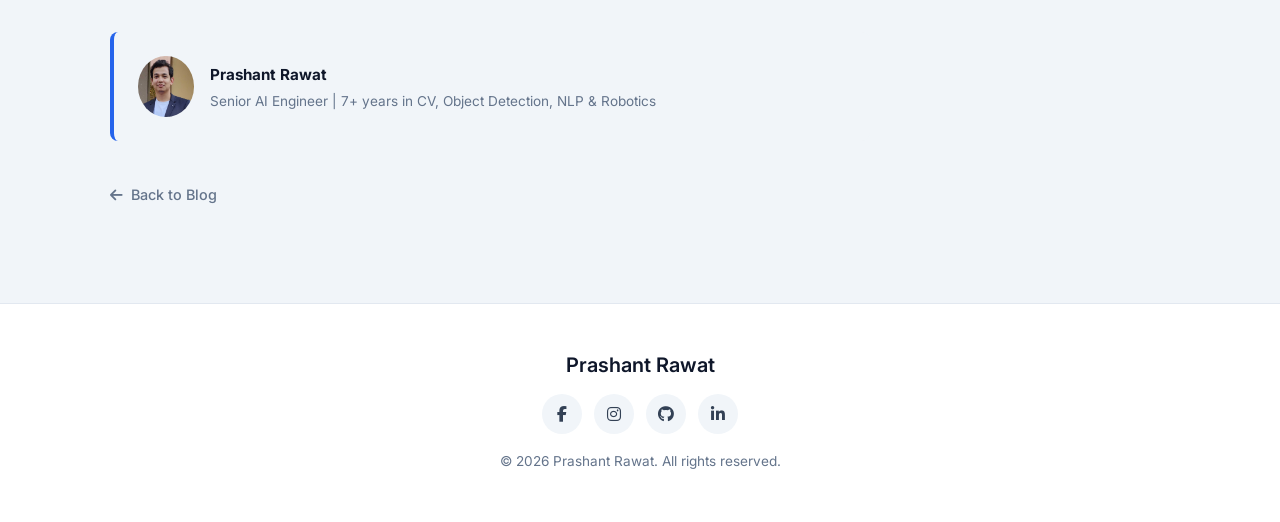
<file: blog/alchemydetect-training-gui.html>
<!doctype html><html lang="en"><head><meta charset="UTF-8"><meta name="viewport" content="width=device-width,initial-scale=1"><title>AlchemyDetect: Train Detectron2 Models Without Writing Code | Prashant Rawat</title><meta name="description" content="How I built AlchemyDetect — a desktop GUI for training Faster R-CNN, RetinaNet, and Mask R-CNN models using Detectron2, with real-time loss visualization."><meta name="author" content="Prashant Rawat"><meta property="og:title" content="AlchemyDetect: Train Detectron2 Models Without Writing Code"><meta property="og:description" content="A desktop GUI for Detectron2 model training and inference."><meta property="og:type" content="article"><meta property="og:image" content="https://www.rawatprashant.com/assets/images/Projects/P_alchemydetect.jpg"><meta property="article:published_time" content="2026-01-20"><meta property="article:author" content="Prashant Rawat"><meta name="twitter:card" content="summary_large_image"><meta name="twitter:title" content="AlchemyDetect: Train Detectron2 Models Without Writing Code"><meta name="twitter:description" content="A desktop GUI for Detectron2 model training and inference."><meta name="twitter:image" content="https://www.rawatprashant.com/assets/images/Projects/P_alchemydetect.jpg"><meta name="keywords" content="AlchemyDetect, Detectron2, Object Detection, Instance Segmentation, Faster R-CNN, Mask R-CNN, RetinaNet, PyTorch, Training GUI, Python, Open Source"><link rel="icon" type="image/png" href="../assets/images/logo_2.png"><link rel="preconnect" href="https://fonts.googleapis.com"><link rel="preconnect" href="https://fonts.gstatic.com" crossorigin><link href="https://fonts.googleapis.com/css2?family=Inter:wght@300;400;500;600;700&family=Fira+Code:wght@400;500&display=swap" rel="stylesheet"><link rel="stylesheet" href="https://cdnjs.cloudflare.com/ajax/libs/font-awesome/6.5.1/css/all.min.css" integrity="sha512-DTOQO9RWCH3ppGqcWaEA1BIZOC6xxalwEsw9c2QQeAIftl+Vegovlnee1c9QX4TctnWMn13TZye+giMm8e2LwA==" crossorigin="anonymous" referrerpolicy="no-referrer"><link rel="stylesheet" href="../assets/css/style.css"></head><body><header class="site-header" id="top"><div class="container header-inner"><a href="../index.html" class="logo"><img src="../assets/images/logo_2.png" alt="Prashant Rawat Logo" width="44" height="44"> </a><button class="nav-toggle" aria-label="Toggle navigation" aria-expanded="false"><span class="hamburger"></span></button><nav class="site-nav" role="navigation"><ul class="nav-list"><li><a href="../index.html#about">About</a></li><li><a href="../index.html#portfolio">Portfolio</a></li><li><a href="../index.html#opensource">Open Source</a></li><li><a href="../blog.html" class="active">Blog</a></li><li><a href="../index.html#contact">Contact</a></li></ul></nav></div></header><main><article class="article-page"><div class="container"><a href="../blog.html" class="article-back"><i class="fas fa-arrow-left"></i> Back to Blog</a><header class="article-header"><div class="blog-card-meta"><span class="blog-category blog-category--project">Open Source</span> <time datetime="2026-01-20">Jan 20, 2026</time> <span class="read-time"><i class="far fa-clock"></i> 8 min read</span></div><h1>AlchemyDetect: Train Detectron2 Models Without Writing Code</h1><p class="article-subtitle">A desktop GUI that lets you train Faster R-CNN, RetinaNet, and Mask R-CNN models visually — with real-time loss plots and one-click inference.</p></header><div class="article-cover"><img src="../assets/images/Projects/P_alchemydetect.jpg" alt="AlchemyDetect Application Interface"></div><div class="article-content"><h2>The Motivation</h2><p>Detectron2 is one of the best frameworks for object detection and instance segmentation. But getting started with it means writing configuration files, training scripts, and inference pipelines. For quick experiments or for colleagues who aren't comfortable with code, this is a barrier.</p><p>I built AlchemyDetect to remove that barrier: <strong>select a model, point it at your data, click train, watch the loss curve, run inference</strong> — all from a GUI.</p><h2>Installation</h2><pre><code>pip install alchemydetect</code></pre><p>Requires Python 3.10 or 3.11. Dependencies include PyTorch, Detectron2, PyQt6, and pyqtgraph — all installed automatically.</p><p><strong>Note:</strong> You need a CUDA-capable GPU for practical training speeds. CPU training works but is very slow for anything beyond toy datasets.</p><h2>Supported Models</h2><p>AlchemyDetect supports six model configurations across three architectures, all initialized with pretrained COCO weights for strong transfer learning:</p><ul><li><strong>Faster R-CNN</strong> — R50-FPN and R101-FPN. The workhorse of two-stage detection.</li><li><strong>RetinaNet</strong> — R50-FPN and R101-FPN. Single-stage detector, faster training and inference.</li><li><strong>Mask R-CNN</strong> — R50-FPN and R101-FPN. Extends Faster R-CNN with per-instance pixel masks for instance segmentation.</li></ul><h2>Walkthrough: Training a Car/Bike Detector</h2><p>Continuing from the <a href="alchemyannotate-annotation-tool.html">AlchemyAnnotate walkthrough</a>, I have a COCO JSON dataset of 30 labeled car and bike images. Let's train a Faster R-CNN model on it and run inference — all without writing a single line of code.</p><h3>Step 1: Configure training data and model</h3><p>In the <strong>Train</strong> tab, set up your training run:</p><ul><li><strong>Train Images</strong> — point to the folder containing your training images</li><li><strong>Train JSON</strong> — select the COCO annotation file (the one we exported from AlchemyAnnotate)</li><li><strong>Output Dir</strong> — choose where to save the trained model weights</li><li><strong>Model</strong> — I selected <strong>Faster R-CNN (R50-FPN)</strong></li></ul><p>As soon as you select the annotation file, AlchemyDetect reads it and displays the <strong>number of images, total annotations, class count, and class names</strong> (bike, car) — a quick sanity check before training.</p><img src="../assets/images/blog/alchemydetect/train-setup.png" alt="AlchemyDetect Train tab showing data paths, model selection, and dataset summary" loading="lazy"><p class="img-caption">Train tab — dataset loaded (30 images, 2 classes: bike, car), Faster R-CNN selected, hyperparameters set</p><h3>Step 2: Train and watch the loss curve</h3><p>Set your hyperparameters (learning rate, iterations, batch size) and click <strong>Start Training</strong>. Two things happen simultaneously:</p><ul><li>The <strong>left panel</strong> shows a live training log — each iteration prints the loss values, learning rate, and timing</li><li>The <strong>right panel</strong> shows a real-time <strong>Training Loss</strong> graph that updates as training progresses</li></ul><p>You can see the loss dropping from ~2.5 down to ~0.05 over the course of training. When complete, the model weights are automatically saved to your output directory.</p><img src="../assets/images/blog/alchemydetect/training-progress.png" alt="AlchemyDetect training in progress — log panel and loss curve showing loss decreasing" loading="lazy"><p class="img-caption">Training complete — loss dropped from ~2.5 to ~0.05, model saved. The GPU info shows training ran on an NVIDIA GeForce GTX 1050 Ti.</p><h3>Step 3: Load the trained model</h3><p>Switch to the <strong>Inference</strong> tab. Click <strong>Load Model</strong> and select the final model weights (<code>model_final.pth</code>) from the output directory. The model checkpoint files from different training iterations are also available if you want to compare.</p><img src="../assets/images/blog/alchemydetect/load-model.png" alt="Loading trained model weights in the Inference tab" loading="lazy"><p class="img-caption">Loading model_final.pth — the trained Faster R-CNN weights</p><h3>Step 4: Run inference on a single image</h3><p>Click <strong>Run on Image</strong> and select a test image (one the model hasn't seen during training). AlchemyDetect shows a file browser with image thumbnails for easy selection.</p><img src="../assets/images/blog/alchemydetect/run-on-image.png" alt="Selecting a test image for inference with thumbnail preview" loading="lazy"><p class="img-caption">Selecting a test image — thumbnails make it easy to pick the right one</p><h3>Step 5: See the detection results</h3><p>The model detects the bike with <strong>96% confidence</strong>. The result panel on the right shows the class name, confidence score, and bounding box coordinates. The detection is drawn directly on the image.</p><img src="../assets/images/blog/alchemydetect/inference-bike.png" alt="Bike detected with 96% confidence score and bounding box overlay" loading="lazy"><p class="img-caption">Bike detected at 96% confidence — bounding box overlaid on the image</p><p>Here's another result — a car detected at an auto expo, with the model correctly identifying it despite the complex background:</p><img src="../assets/images/blog/alchemydetect/inference-car.png" alt="Car detected with confidence score and bounding box at an auto expo" loading="lazy"><p class="img-caption">Car detection on a challenging test image with busy background</p><h3>Step 6: Batch inference on a folder</h3><p>For running inference on multiple images at once, click <strong>Run on Folder</strong> and select your test folder. AlchemyDetect processes every image in the folder.</p><img src="../assets/images/blog/alchemydetect/run-on-folder.png" alt="Selecting a folder for batch inference" loading="lazy"><p class="img-caption">Selecting the test folder for batch inference</p><p>A green progress bar shows the batch inference running. You can browse through the results using the Prev/Next buttons as each image completes.</p><img src="../assets/images/blog/alchemydetect/folder-progress.png" alt="Batch inference progress bar and results" loading="lazy"><p class="img-caption">Batch inference in progress — green bar shows 50% complete, results viewable as they come in</p><h2>Technical Stack</h2><ul><li><strong>PyQt6</strong> — Desktop GUI framework</li><li><strong>Detectron2</strong> — Model training and inference engine</li><li><strong>PyTorch</strong> — Deep learning backbone</li><li><strong>pyqtgraph</strong> — Real-time loss plot rendering</li></ul><p>MIT-licensed. Source on <a href="https://github.com/kouya-marino/AlchemyDetect" target="_blank" rel="noopener noreferrer">GitHub</a>.</p><h2>The Alchemy Suite Pipeline</h2><p>AlchemyDetect is the middle piece of the pipeline:</p><ol><li><strong><a href="alchemyannotate-annotation-tool.html">AlchemyAnnotate</a></strong> — Label images, export as COCO JSON</li><li><strong>AlchemyDetect</strong> — Train a detection model on those labels</li><li><strong><a href="alchemycv-image-processing.html">AlchemyCV</a></strong> — Pre/post-process images in the pipeline</li></ol><p>Each tool is independent, but together they give you a complete local workflow from raw images to a trained, deployable model — no cloud services, no subscriptions, no data leaving your machine.</p><div class="article-nav-links"><a href="alchemyannotate-annotation-tool.html" class="article-nav-link prev"><span class="article-nav-label"><i class="fas fa-arrow-left"></i> Previous</span> <span class="article-nav-title">AlchemyAnnotate: Labeling a Car/Bike Dataset</span></a></div><div class="article-tags"><span class="project-tag">Python</span> <span class="project-tag">Detectron2</span> <span class="project-tag">PyTorch</span> <span class="project-tag">PyQt6</span> <span class="project-tag">Faster R-CNN</span> <span class="project-tag">Mask R-CNN</span> <span class="project-tag">Car Detection</span> <span class="project-tag">Open Source</span></div></div><div class="article-author"><img src="../assets/images/profile_pic.jpg" alt="Prashant Rawat" width="56" height="56"><div><strong>Prashant Rawat</strong><p>Senior AI Engineer | 7+ years in CV, Object Detection, NLP &amp; Robotics</p></div></div><a href="../blog.html" class="article-back"><i class="fas fa-arrow-left"></i> Back to Blog</a></div></article></main><footer class="site-footer"><div class="container"><h2 class="footer-name">Prashant Rawat</h2><div class="footer-social"><a href="https://www.facebook.com/prashantrawat.yuki" target="_blank" rel="noopener noreferrer" aria-label="Facebook"><i class="fab fa-facebook-f"></i></a> <a href="https://www.instagram.com/decoderprashant" target="_blank" rel="noopener noreferrer" aria-label="Instagram"><i class="fab fa-instagram"></i></a> <a href="https://github.com/kouya-marino" target="_blank" rel="noopener noreferrer" aria-label="GitHub"><i class="fab fa-github"></i></a> <a href="https://www.linkedin.com/in/rawat-prashant" target="_blank" rel="noopener noreferrer" aria-label="LinkedIn"><i class="fab fa-linkedin-in"></i></a></div><p class="footer-copy">&copy; 2026 Prashant Rawat. All rights reserved.</p></div></footer><button class="back-to-top" aria-label="Back to top" title="Back to top"><i class="fas fa-chevron-up"></i></button><script src="../assets/js/main.js"></script></body></html>
</file>
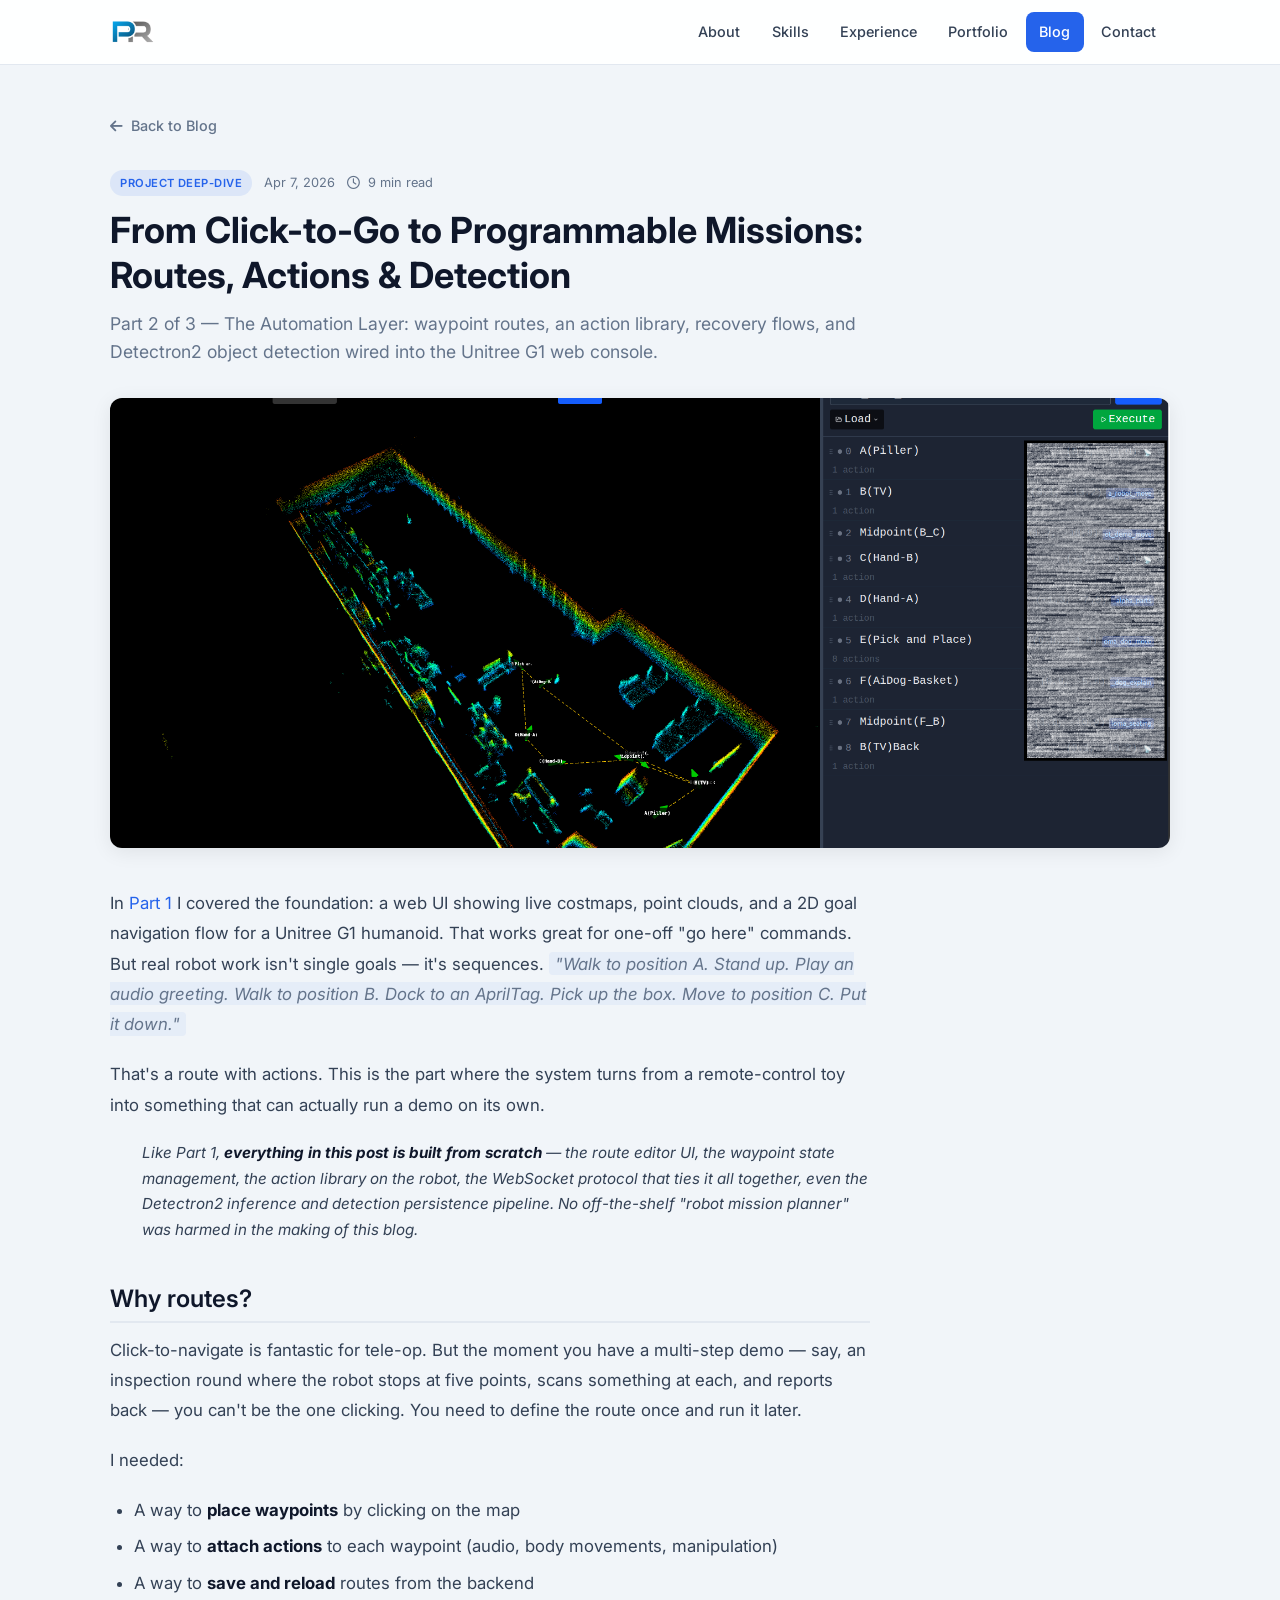
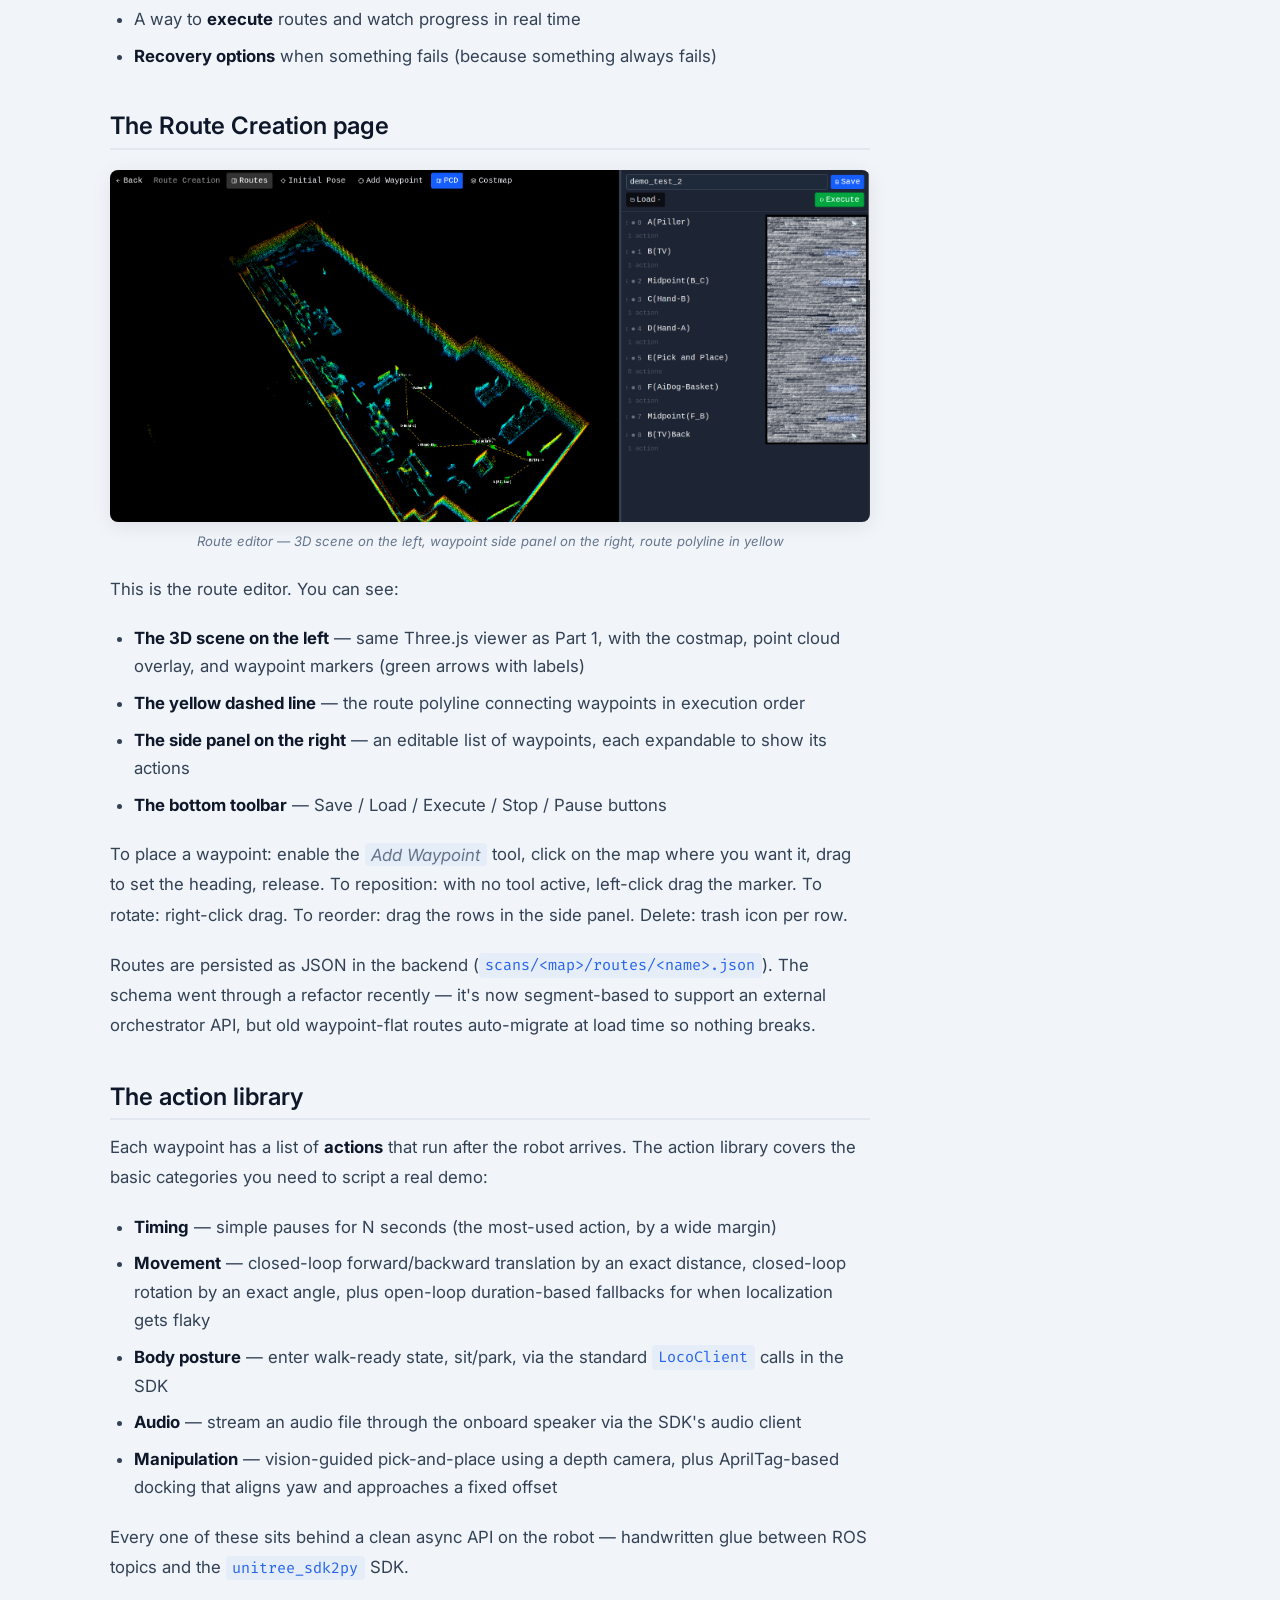
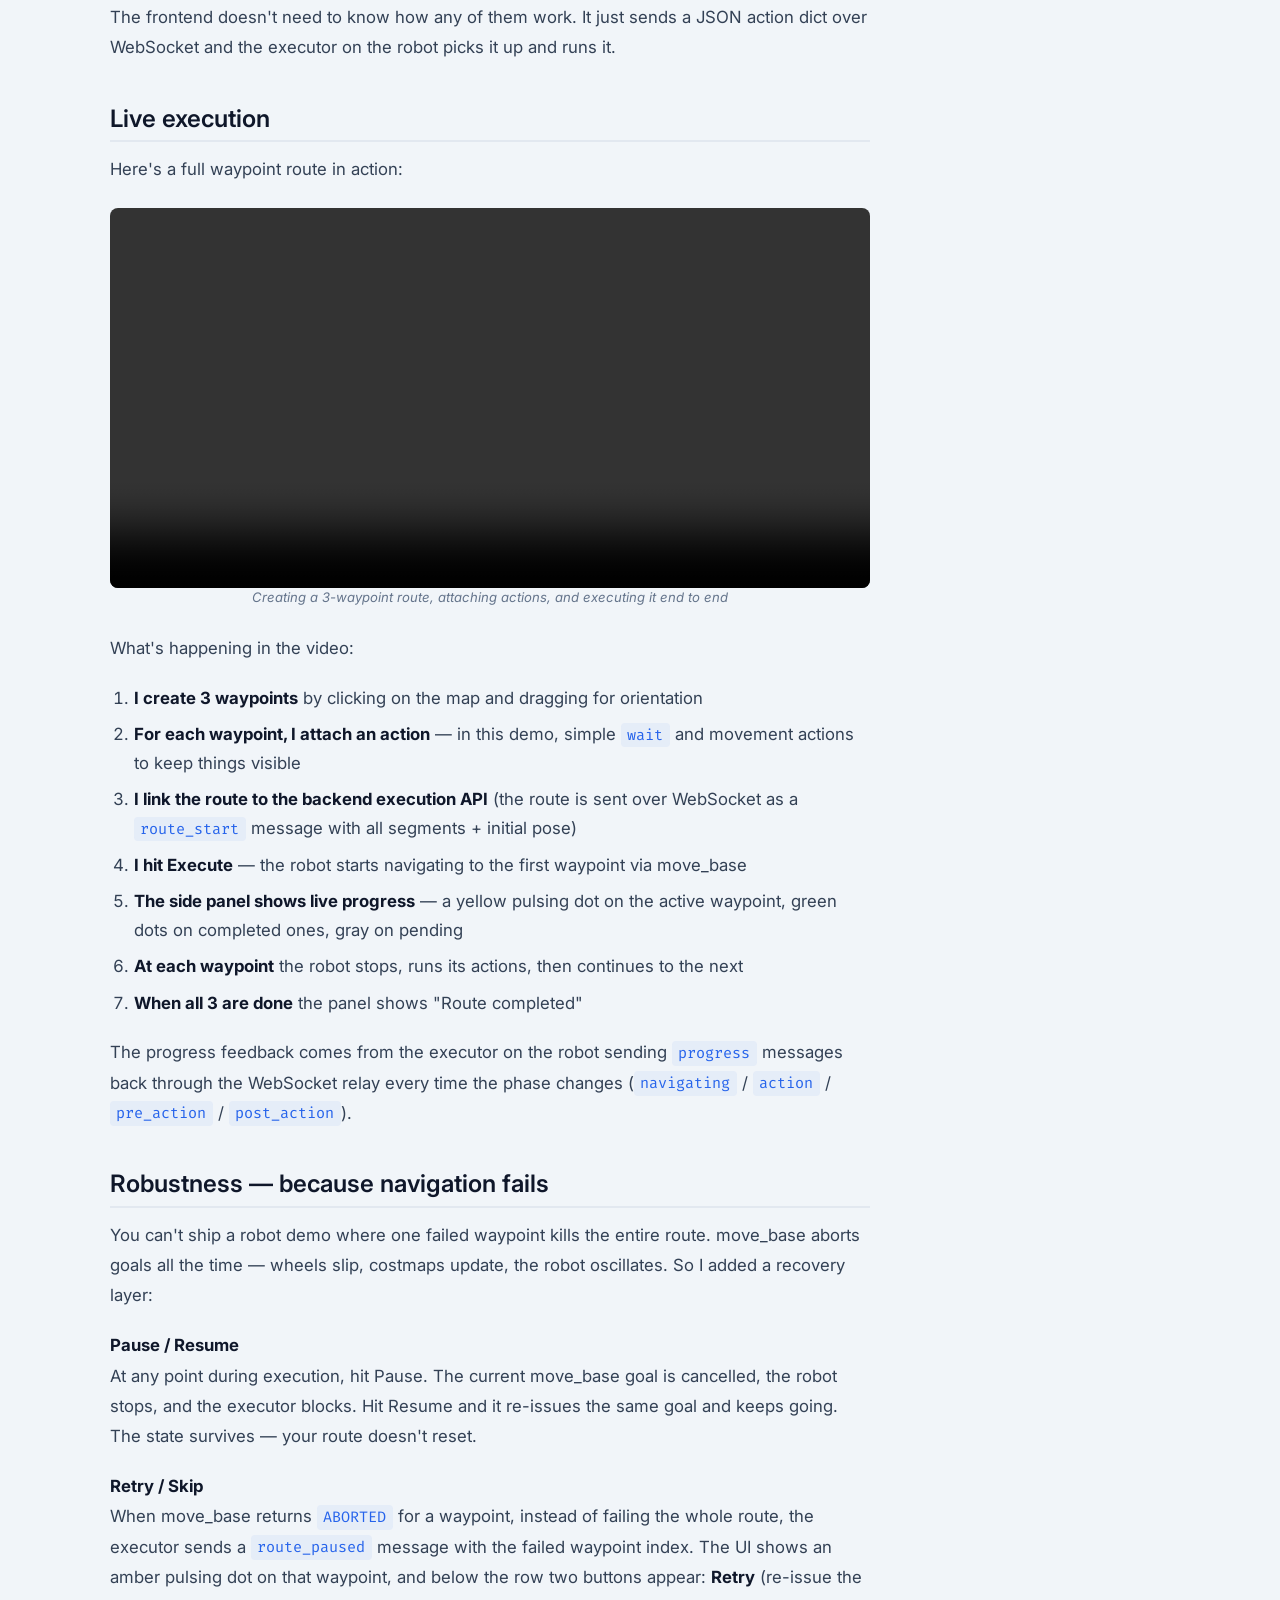
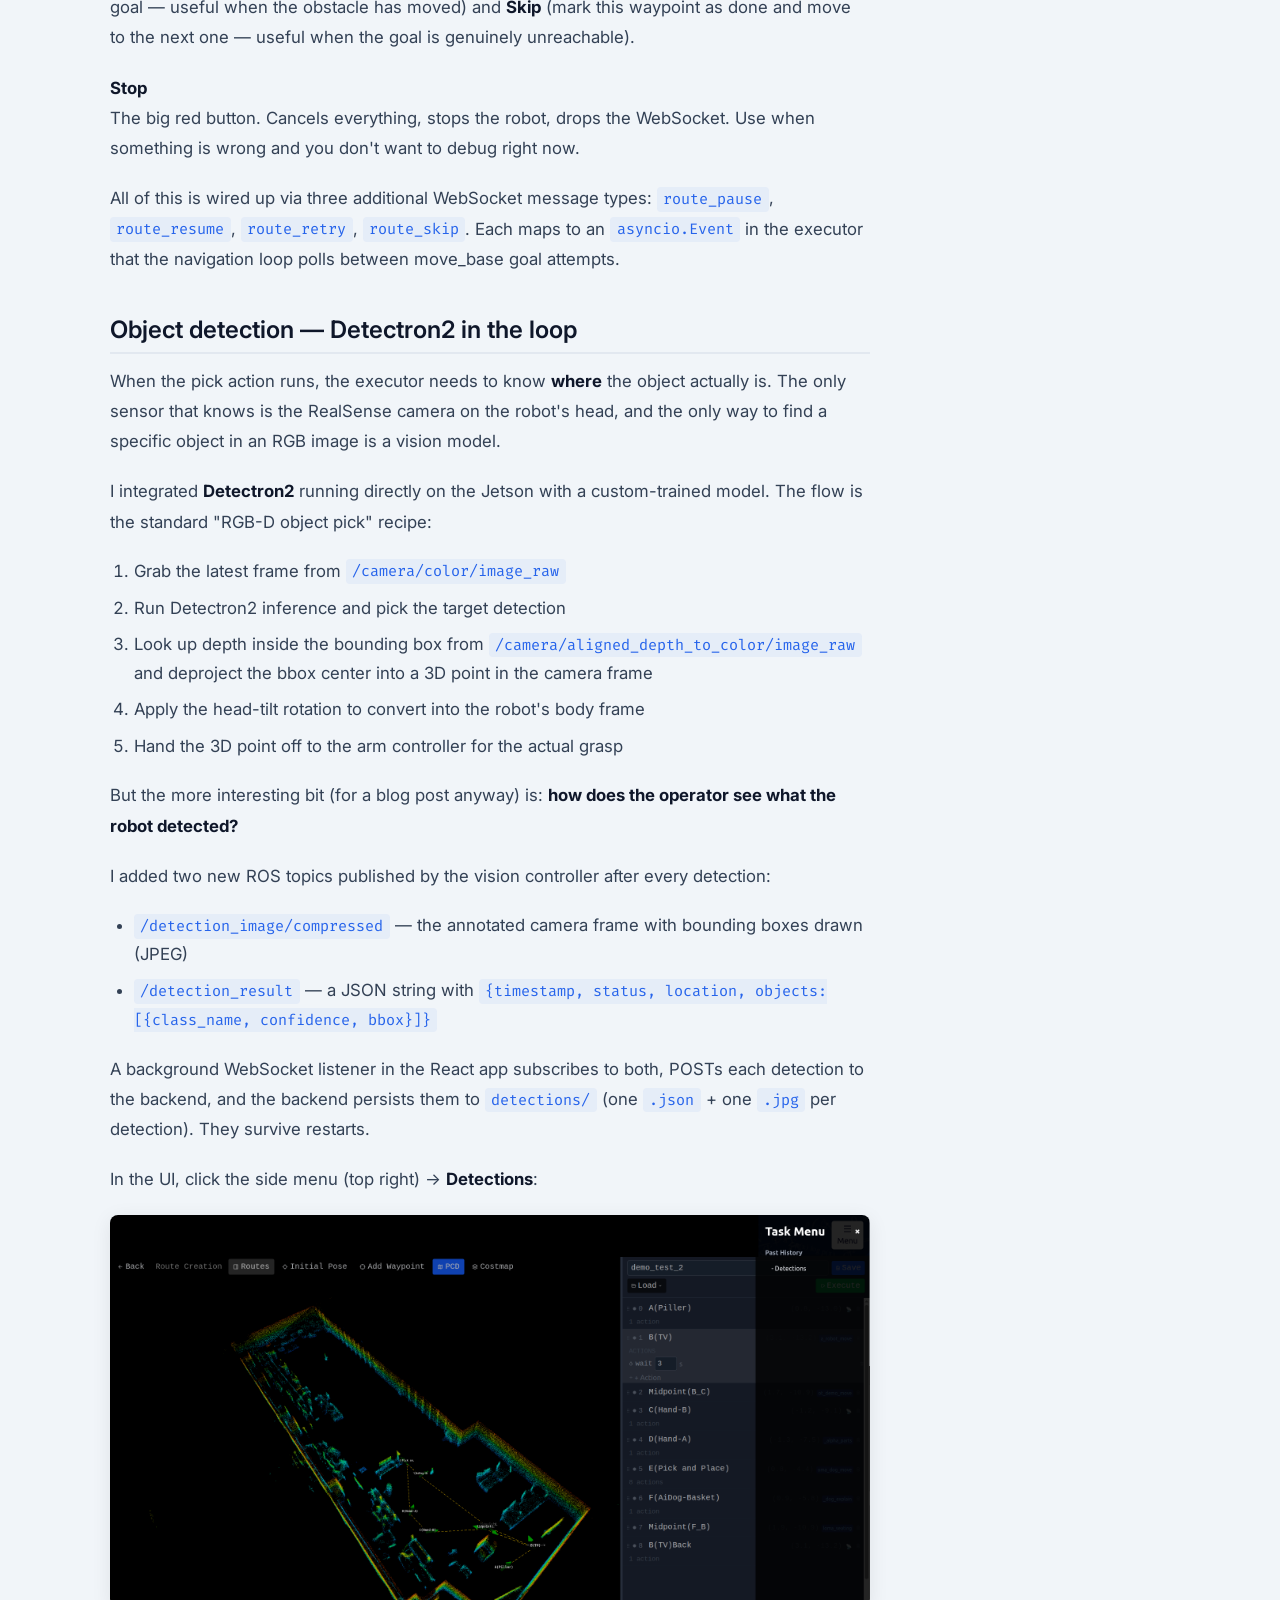
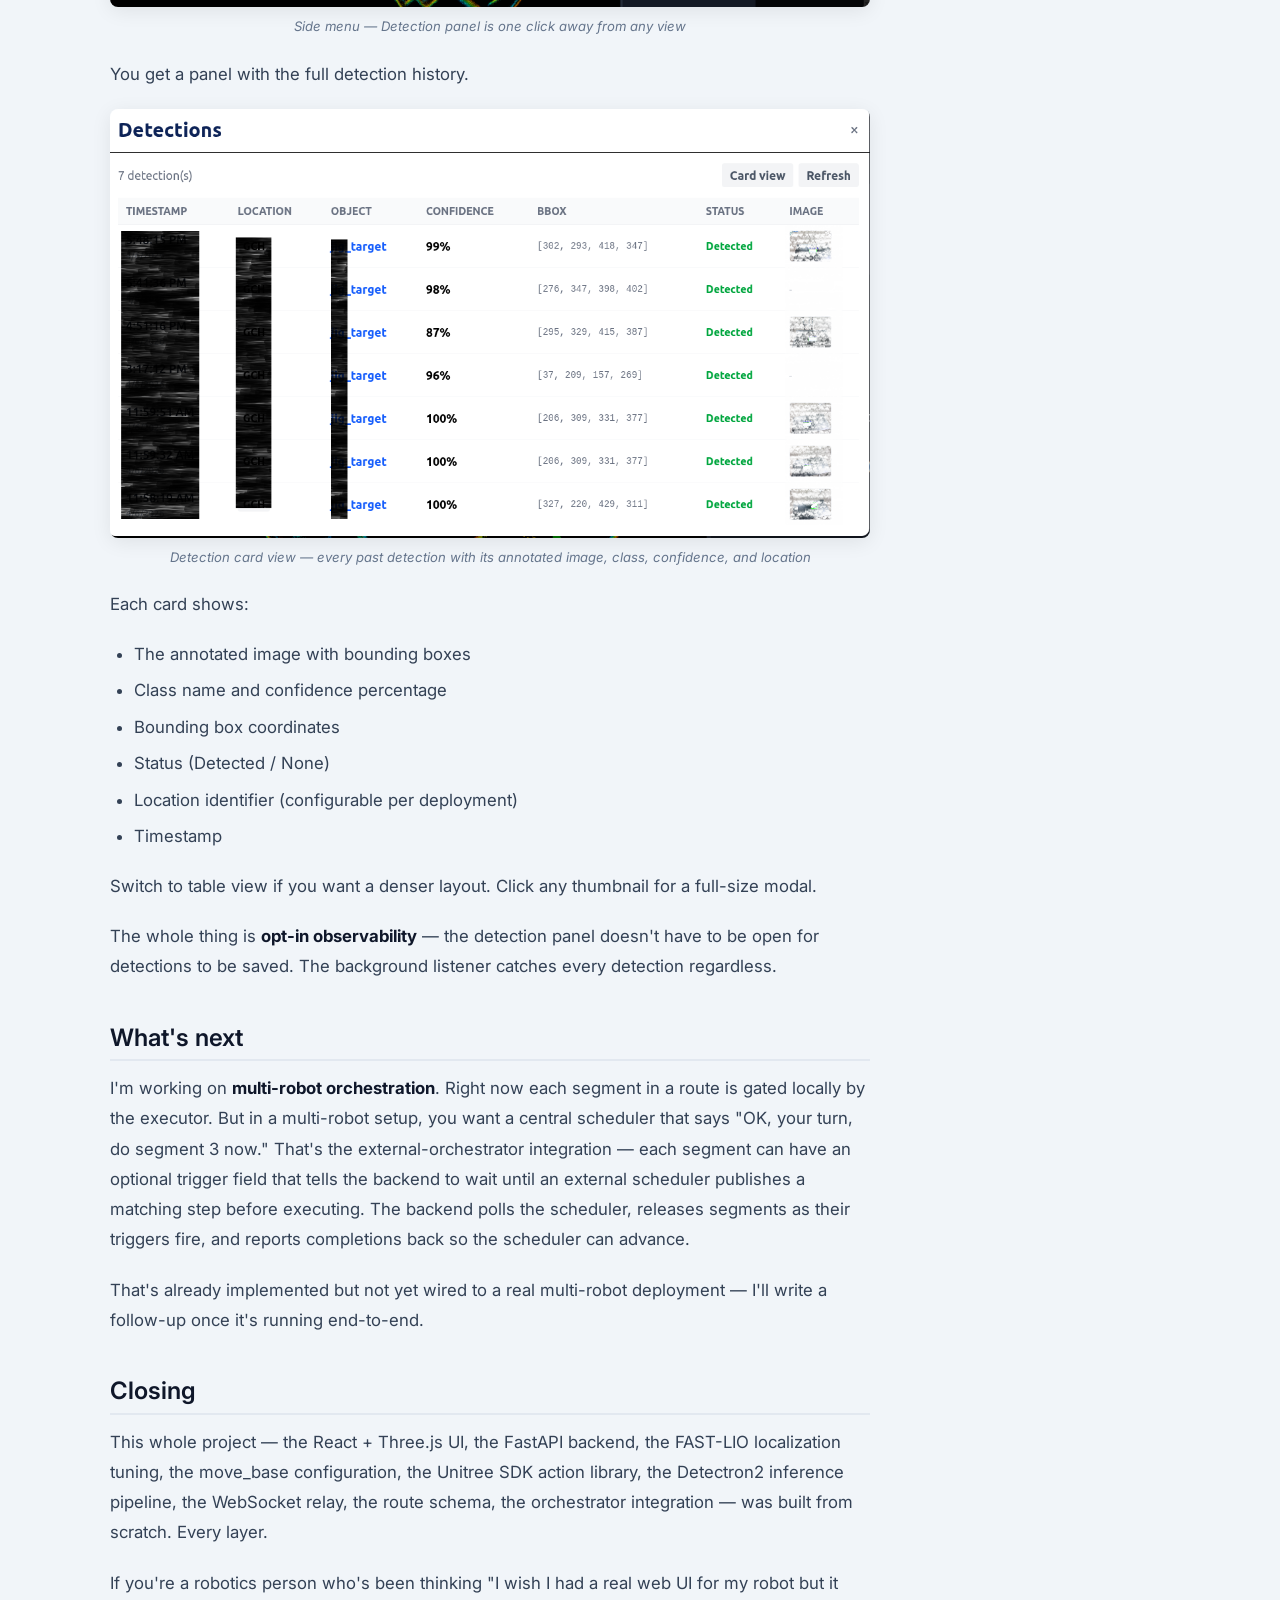
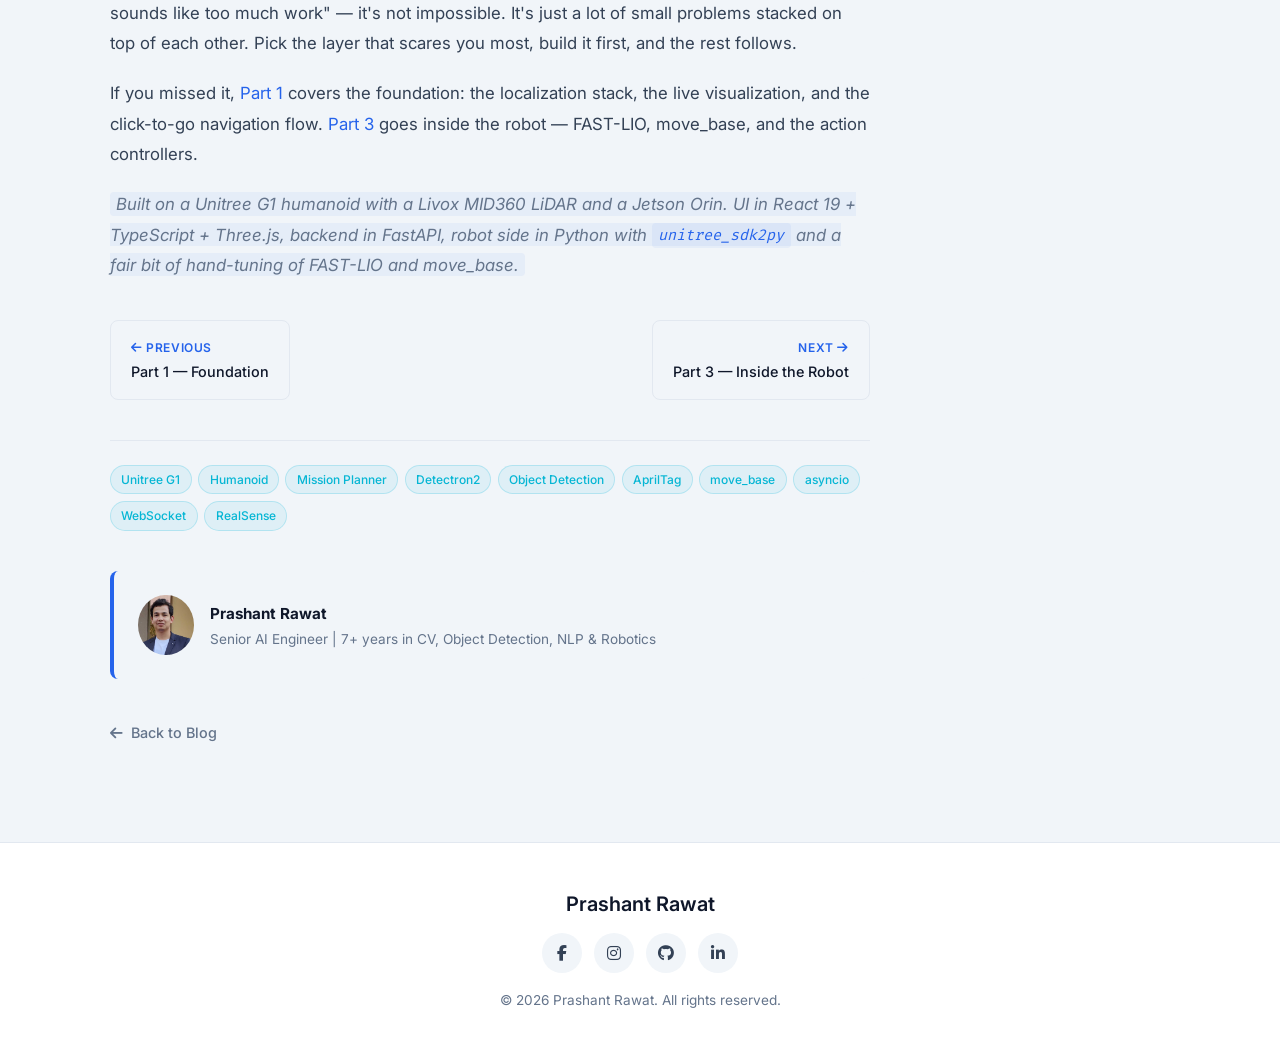
<file: blog/g1-web-control-automation.html>
<!doctype html><html lang="en"><head><meta charset="UTF-8"><meta name="viewport" content="width=device-width,initial-scale=1"><title>From Click-to-Go to Programmable Missions: Routes, Actions &amp; Detection (Part 2) | Prashant Rawat</title><meta name="description" content="Part 2 of the Unitree G1 web control series — programmable waypoint routes, robot actions, recovery, and Detectron2-powered object detection in the loop."><meta name="author" content="Prashant Rawat"><meta property="og:title" content="From Click-to-Go to Programmable Missions: Routes, Actions &amp; Detection (Part 2)"><meta property="og:description" content="Programmable waypoint routes, action library, recovery flows, and Detectron2 object detection wired into a Unitree G1 web operator console."><meta property="og:type" content="article"><meta property="og:image" content="https://www.rawatprashant.com/assets/images/blog/g1-web-control/8.png"><meta property="article:published_time" content="2026-04-07"><meta property="article:author" content="Prashant Rawat"><meta name="twitter:card" content="summary_large_image"><meta name="twitter:title" content="From Click-to-Go to Programmable Missions: Routes, Actions &amp; Detection (Part 2)"><meta name="twitter:description" content="Programmable waypoint routes, action library, recovery flows, and Detectron2 object detection wired into a Unitree G1 web operator console."><meta name="twitter:image" content="https://www.rawatprashant.com/assets/images/blog/g1-web-control/8.png"><meta name="keywords" content="Unitree G1, Waypoint Routes, Robot Mission Planner, Detectron2, Object Detection, AprilTag Docking, move_base, asyncio, ROS, WebSocket, Robotics, Prashant Rawat"><link rel="icon" type="image/png" href="../assets/images/logo_2.png"><link rel="preconnect" href="https://fonts.googleapis.com"><link rel="preconnect" href="https://fonts.gstatic.com" crossorigin><link href="https://fonts.googleapis.com/css2?family=Inter:wght@300;400;500;600;700&family=Fira+Code:wght@400;500&display=swap" rel="stylesheet"><link rel="stylesheet" href="https://cdnjs.cloudflare.com/ajax/libs/font-awesome/6.5.1/css/all.min.css" integrity="sha512-DTOQO9RWCH3ppGqcWaEA1BIZOC6xxalwEsw9c2QQeAIftl+Vegovlnee1c9QX4TctnWMn13TZye+giMm8e2LwA==" crossorigin="anonymous" referrerpolicy="no-referrer"><link rel="stylesheet" href="../assets/css/style.css"></head><body><header class="site-header" id="top"><div class="container header-inner"><a href="../index.html" class="logo"><img src="../assets/images/logo_2.png" alt="Prashant Rawat Logo" width="44" height="44"> </a><button class="nav-toggle" aria-label="Toggle navigation" aria-expanded="false"><span class="hamburger"></span></button><nav class="site-nav" role="navigation"><ul class="nav-list"><li><a href="../index.html#about">About</a></li><li><a href="../index.html#skills">Skills</a></li><li><a href="../index.html#experience">Experience</a></li><li><a href="../index.html#portfolio">Portfolio</a></li><li><a href="../blog.html" class="active">Blog</a></li><li><a href="../index.html#contact">Contact</a></li></ul></nav></div></header><main><article class="article-page"><div class="container"><a href="../blog.html" class="article-back"><i class="fas fa-arrow-left"></i> Back to Blog</a><header class="article-header"><div class="blog-card-meta"><span class="blog-category blog-category--project">Project Deep-Dive</span> <time datetime="2026-04-07">Apr 7, 2026</time> <span class="read-time"><i class="far fa-clock"></i> 9 min read</span></div><h1>From Click-to-Go to Programmable Missions: Routes, Actions &amp; Detection</h1><p class="article-subtitle">Part 2 of 3 — The Automation Layer: waypoint routes, an action library, recovery flows, and Detectron2 object detection wired into the Unitree G1 web console.</p></header><div class="article-cover"><img src="../assets/images/blog/g1-web-control/8.png" alt="Route creation page with waypoints, side panel, and yellow dashed route line"></div><div class="article-content"><p>In <a href="g1-web-control-foundation.html">Part 1</a> I covered the foundation: a web UI showing live costmaps, point clouds, and a 2D goal navigation flow for a Unitree G1 humanoid. That works great for one-off "go here" commands. But real robot work isn't single goals — it's sequences. <em>"Walk to position A. Stand up. Play an audio greeting. Walk to position B. Dock to an AprilTag. Pick up the box. Move to position C. Put it down."</em></p><p>That's a route with actions. This is the part where the system turns from a remote-control toy into something that can actually run a demo on its own.</p><blockquote><p>Like Part 1, <strong>everything in this post is built from scratch</strong> — the route editor UI, the waypoint state management, the action library on the robot, the WebSocket protocol that ties it all together, even the Detectron2 inference and detection persistence pipeline. No off-the-shelf "robot mission planner" was harmed in the making of this blog.</p></blockquote><h2>Why routes?</h2><p>Click-to-navigate is fantastic for tele-op. But the moment you have a multi-step demo — say, an inspection round where the robot stops at five points, scans something at each, and reports back — you can't be the one clicking. You need to define the route once and run it later.</p><p>I needed:</p><ul><li>A way to <strong>place waypoints</strong> by clicking on the map</li><li>A way to <strong>attach actions</strong> to each waypoint (audio, body movements, manipulation)</li><li>A way to <strong>save and reload</strong> routes from the backend</li><li>A way to <strong>execute</strong> routes and watch progress in real time</li><li><strong>Recovery options</strong> when something fails (because something always fails)</li></ul><h2>The Route Creation page</h2><img src="../assets/images/blog/g1-web-control/8.png" alt="Route Creation page with a pre-loaded route, waypoints, side panel, and yellow dashed route line" loading="lazy"><p class="img-caption">Route editor — 3D scene on the left, waypoint side panel on the right, route polyline in yellow</p><p>This is the route editor. You can see:</p><ul><li><strong>The 3D scene on the left</strong> — same Three.js viewer as Part 1, with the costmap, point cloud overlay, and waypoint markers (green arrows with labels)</li><li><strong>The yellow dashed line</strong> — the route polyline connecting waypoints in execution order</li><li><strong>The side panel on the right</strong> — an editable list of waypoints, each expandable to show its actions</li><li><strong>The bottom toolbar</strong> — Save / Load / Execute / Stop / Pause buttons</li></ul><p>To place a waypoint: enable the <em>Add Waypoint</em> tool, click on the map where you want it, drag to set the heading, release. To reposition: with no tool active, left-click drag the marker. To rotate: right-click drag. To reorder: drag the rows in the side panel. Delete: trash icon per row.</p><p>Routes are persisted as JSON in the backend (<code>scans/&lt;map&gt;/routes/&lt;name&gt;.json</code>). The schema went through a refactor recently — it's now segment-based to support an external orchestrator API, but old waypoint-flat routes auto-migrate at load time so nothing breaks.</p><h2>The action library</h2><p>Each waypoint has a list of <strong>actions</strong> that run after the robot arrives. The action library covers the basic categories you need to script a real demo:</p><ul><li><strong>Timing</strong> — simple pauses for N seconds (the most-used action, by a wide margin)</li><li><strong>Movement</strong> — closed-loop forward/backward translation by an exact distance, closed-loop rotation by an exact angle, plus open-loop duration-based fallbacks for when localization gets flaky</li><li><strong>Body posture</strong> — enter walk-ready state, sit/park, via the standard <code>LocoClient</code> calls in the SDK</li><li><strong>Audio</strong> — stream an audio file through the onboard speaker via the SDK's audio client</li><li><strong>Manipulation</strong> — vision-guided pick-and-place using a depth camera, plus AprilTag-based docking that aligns yaw and approaches a fixed offset</li></ul><p>Every one of these sits behind a clean async API on the robot — handwritten glue between ROS topics and the <a href="https://github.com/unitreerobotics/unitree_sdk2_python" target="_blank" rel="noopener noreferrer"><code>unitree_sdk2py</code></a> SDK.</p><p>The frontend doesn't need to know how any of them work. It just sends a JSON action dict over WebSocket and the executor on the robot picks it up and runs it.</p><h2>Live execution</h2><p>Here's a full waypoint route in action:</p><div style="text-align:center;margin:1.5rem 0"><video controls width="100%" style="max-width:800px;border-radius:8px"><source src="../assets/images/blog/g1-web-control/navigate_using_waypoints.mp4" type="video/mp4">Your browser does not support the video tag.</video><p class="img-caption">Creating a 3-waypoint route, attaching actions, and executing it end to end</p></div><p>What's happening in the video:</p><ol><li><strong>I create 3 waypoints</strong> by clicking on the map and dragging for orientation</li><li><strong>For each waypoint, I attach an action</strong> — in this demo, simple <code>wait</code> and movement actions to keep things visible</li><li><strong>I link the route to the backend execution API</strong> (the route is sent over WebSocket as a <code>route_start</code> message with all segments + initial pose)</li><li><strong>I hit Execute</strong> — the robot starts navigating to the first waypoint via move_base</li><li><strong>The side panel shows live progress</strong> — a yellow pulsing dot on the active waypoint, green dots on completed ones, gray on pending</li><li><strong>At each waypoint</strong> the robot stops, runs its actions, then continues to the next</li><li><strong>When all 3 are done</strong> the panel shows "Route completed"</li></ol><p>The progress feedback comes from the executor on the robot sending <code>progress</code> messages back through the WebSocket relay every time the phase changes (<code>navigating</code> / <code>action</code> / <code>pre_action</code> / <code>post_action</code>).</p><h2>Robustness — because navigation fails</h2><p>You can't ship a robot demo where one failed waypoint kills the entire route. move_base aborts goals all the time — wheels slip, costmaps update, the robot oscillates. So I added a recovery layer:</p><p><strong>Pause / Resume</strong><br>At any point during execution, hit Pause. The current move_base goal is cancelled, the robot stops, and the executor blocks. Hit Resume and it re-issues the same goal and keeps going. The state survives — your route doesn't reset.</p><p><strong>Retry / Skip</strong><br>When move_base returns <code>ABORTED</code> for a waypoint, instead of failing the whole route, the executor sends a <code>route_paused</code> message with the failed waypoint index. The UI shows an amber pulsing dot on that waypoint, and below the row two buttons appear: <strong>Retry</strong> (re-issue the goal — useful when the obstacle has moved) and <strong>Skip</strong> (mark this waypoint as done and move to the next one — useful when the goal is genuinely unreachable).</p><p><strong>Stop</strong><br>The big red button. Cancels everything, stops the robot, drops the WebSocket. Use when something is wrong and you don't want to debug right now.</p><p>All of this is wired up via three additional WebSocket message types: <code>route_pause</code>, <code>route_resume</code>, <code>route_retry</code>, <code>route_skip</code>. Each maps to an <code>asyncio.Event</code> in the executor that the navigation loop polls between move_base goal attempts.</p><h2>Object detection — Detectron2 in the loop</h2><p>When the pick action runs, the executor needs to know <strong>where</strong> the object actually is. The only sensor that knows is the RealSense camera on the robot's head, and the only way to find a specific object in an RGB image is a vision model.</p><p>I integrated <strong>Detectron2</strong> running directly on the Jetson with a custom-trained model. The flow is the standard "RGB-D object pick" recipe:</p><ol><li>Grab the latest frame from <code>/camera/color/image_raw</code></li><li>Run Detectron2 inference and pick the target detection</li><li>Look up depth inside the bounding box from <code>/camera/aligned_depth_to_color/image_raw</code> and deproject the bbox center into a 3D point in the camera frame</li><li>Apply the head-tilt rotation to convert into the robot's body frame</li><li>Hand the 3D point off to the arm controller for the actual grasp</li></ol><p>But the more interesting bit (for a blog post anyway) is: <strong>how does the operator see what the robot detected?</strong></p><p>I added two new ROS topics published by the vision controller after every detection:</p><ul><li><code>/detection_image/compressed</code> — the annotated camera frame with bounding boxes drawn (JPEG)</li><li><code>/detection_result</code> — a JSON string with <code>{timestamp, status, location, objects: [{class_name, confidence, bbox}]}</code></li></ul><p>A background WebSocket listener in the React app subscribes to both, POSTs each detection to the backend, and the backend persists them to <code>detections/</code> (one <code>.json</code> + one <code>.jpg</code> per detection). They survive restarts.</p><p>In the UI, click the side menu (top right) → <strong>Detections</strong>:</p><img src="../assets/images/blog/g1-web-control/9.png" alt="Side menu opened with Detection option visible" loading="lazy"><p class="img-caption">Side menu — Detection panel is one click away from any view</p><p>You get a panel with the full detection history.</p><img src="../assets/images/blog/g1-web-control/10.png" alt="Detection panel card view showing past detections with bounding boxes, class names, confidence, and location" loading="lazy"><p class="img-caption">Detection card view — every past detection with its annotated image, class, confidence, and location</p><p>Each card shows:</p><ul><li>The annotated image with bounding boxes</li><li>Class name and confidence percentage</li><li>Bounding box coordinates</li><li>Status (Detected / None)</li><li>Location identifier (configurable per deployment)</li><li>Timestamp</li></ul><p>Switch to table view if you want a denser layout. Click any thumbnail for a full-size modal.</p><p>The whole thing is <strong>opt-in observability</strong> — the detection panel doesn't have to be open for detections to be saved. The background listener catches every detection regardless.</p><h2>What's next</h2><p>I'm working on <strong>multi-robot orchestration</strong>. Right now each segment in a route is gated locally by the executor. But in a multi-robot setup, you want a central scheduler that says "OK, your turn, do segment 3 now." That's the external-orchestrator integration — each segment can have an optional trigger field that tells the backend to wait until an external scheduler publishes a matching step before executing. The backend polls the scheduler, releases segments as their triggers fire, and reports completions back so the scheduler can advance.</p><p>That's already implemented but not yet wired to a real multi-robot deployment — I'll write a follow-up once it's running end-to-end.</p><h2>Closing</h2><p>This whole project — the React + Three.js UI, the FastAPI backend, the FAST-LIO localization tuning, the move_base configuration, the Unitree SDK action library, the Detectron2 inference pipeline, the WebSocket relay, the route schema, the orchestrator integration — was built from scratch. Every layer.</p><p>If you're a robotics person who's been thinking "I wish I had a real web UI for my robot but it sounds like too much work" — it's not impossible. It's just a lot of small problems stacked on top of each other. Pick the layer that scares you most, build it first, and the rest follows.</p><p>If you missed it, <a href="g1-web-control-foundation.html">Part 1</a> covers the foundation: the localization stack, the live visualization, and the click-to-go navigation flow. <a href="g1-web-control-robot-side.html">Part 3</a> goes inside the robot — FAST-LIO, move_base, and the action controllers.</p><p><em>Built on a Unitree G1 humanoid with a Livox MID360 LiDAR and a Jetson Orin. UI in React 19 + TypeScript + Three.js, backend in FastAPI, robot side in Python with <code>unitree_sdk2py</code> and a fair bit of hand-tuning of FAST-LIO and move_base.</em></p><div class="article-nav-links"><a href="g1-web-control-foundation.html" class="article-nav-link prev"><span class="article-nav-label"><i class="fas fa-arrow-left"></i> Previous</span> <span class="article-nav-title">Part 1 — Foundation</span> </a><a href="g1-web-control-robot-side.html" class="article-nav-link next"><span class="article-nav-label">Next <i class="fas fa-arrow-right"></i></span> <span class="article-nav-title">Part 3 — Inside the Robot</span></a></div><div class="article-tags"><span class="project-tag">Unitree G1</span> <span class="project-tag">Humanoid</span> <span class="project-tag">Mission Planner</span> <span class="project-tag">Detectron2</span> <span class="project-tag">Object Detection</span> <span class="project-tag">AprilTag</span> <span class="project-tag">move_base</span> <span class="project-tag">asyncio</span> <span class="project-tag">WebSocket</span> <span class="project-tag">RealSense</span></div></div><div class="article-author"><img src="../assets/images/profile_pic.jpg" alt="Prashant Rawat" width="56" height="56"><div><strong>Prashant Rawat</strong><p>Senior AI Engineer | 7+ years in CV, Object Detection, NLP &amp; Robotics</p></div></div><a href="../blog.html" class="article-back"><i class="fas fa-arrow-left"></i> Back to Blog</a></div></article></main><footer class="site-footer"><div class="container"><h2 class="footer-name">Prashant Rawat</h2><div class="footer-social"><a href="https://www.facebook.com/prashantrawat.yuki" target="_blank" rel="noopener noreferrer" aria-label="Facebook"><i class="fab fa-facebook-f"></i></a> <a href="https://www.instagram.com/decoderprashant" target="_blank" rel="noopener noreferrer" aria-label="Instagram"><i class="fab fa-instagram"></i></a> <a href="https://github.com/kouya-marino" target="_blank" rel="noopener noreferrer" aria-label="GitHub"><i class="fab fa-github"></i></a> <a href="https://www.linkedin.com/in/rawat-prashant" target="_blank" rel="noopener noreferrer" aria-label="LinkedIn"><i class="fab fa-linkedin-in"></i></a></div><p class="footer-copy">&copy; 2026 Prashant Rawat. All rights reserved.</p></div></footer><button class="back-to-top" aria-label="Back to top" title="Back to top"><i class="fas fa-chevron-up"></i></button><script src="../assets/js/main.js"></script></body></html>
</file>
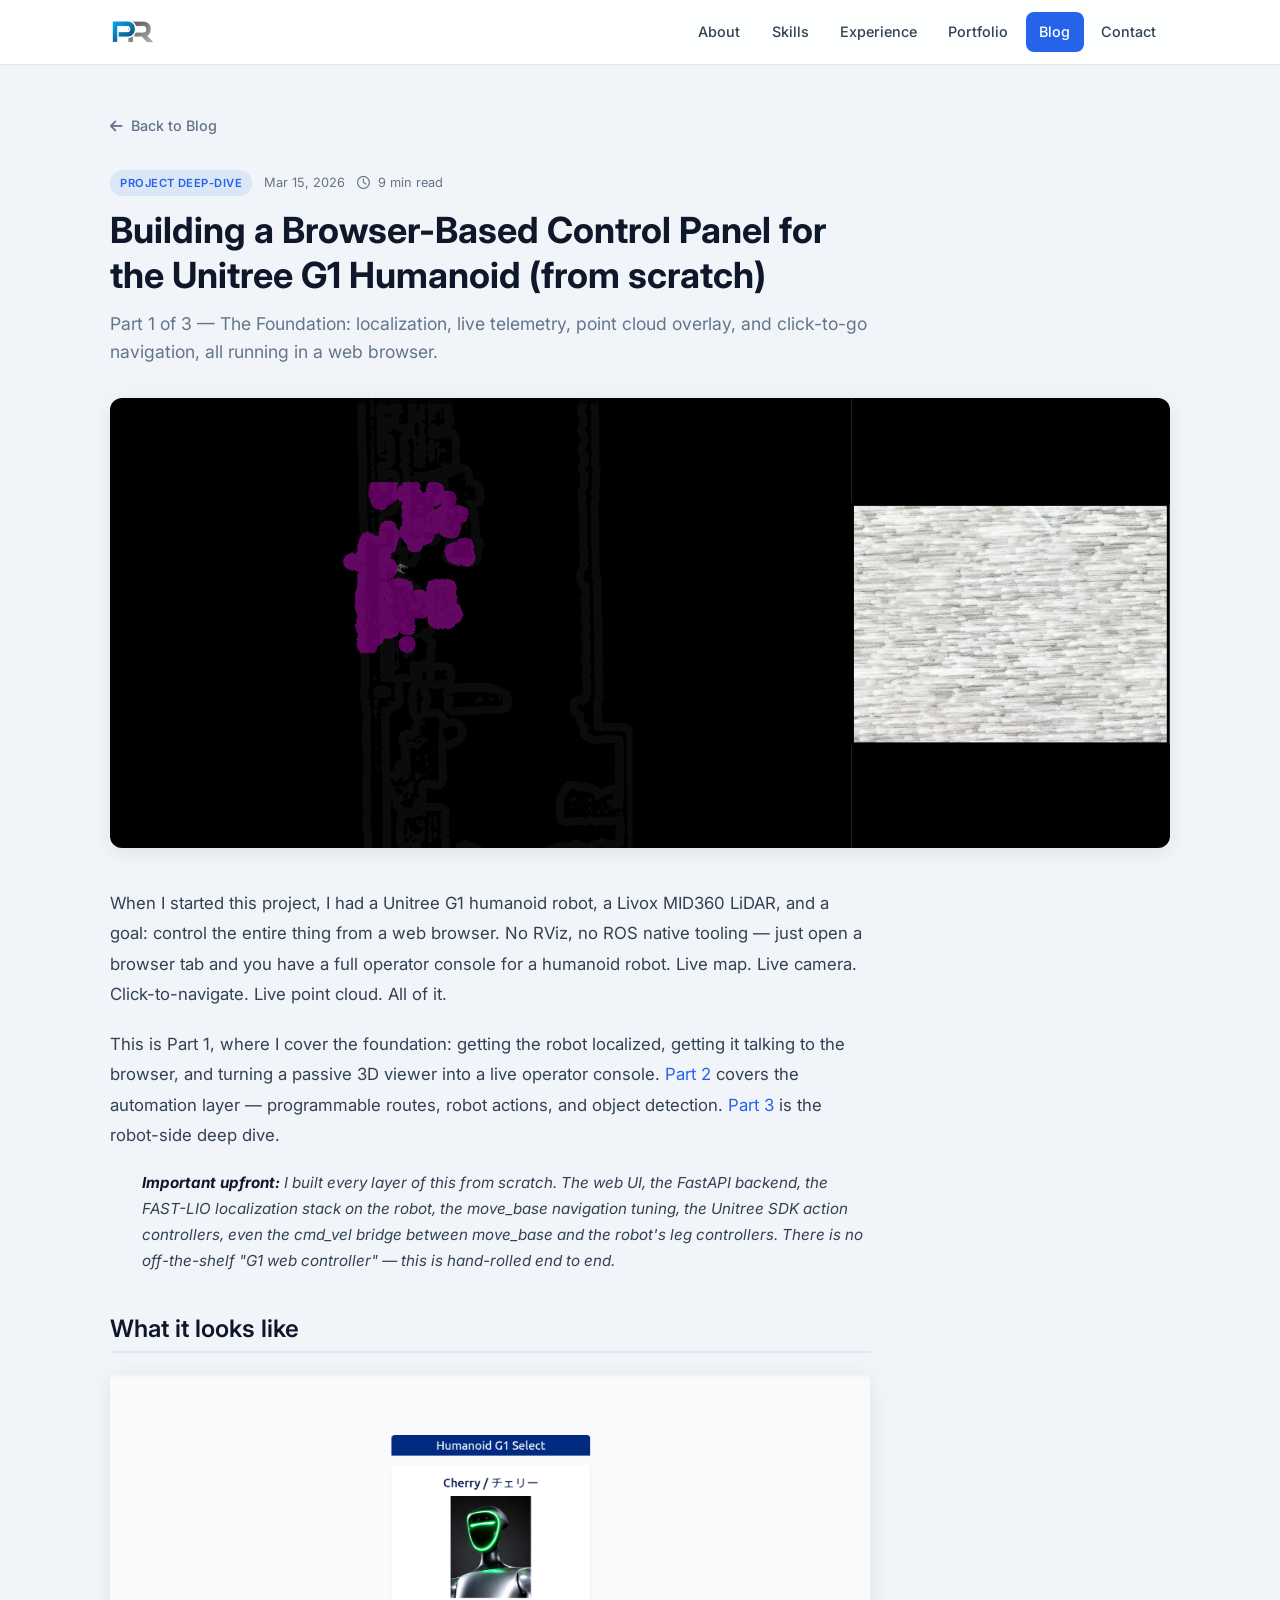
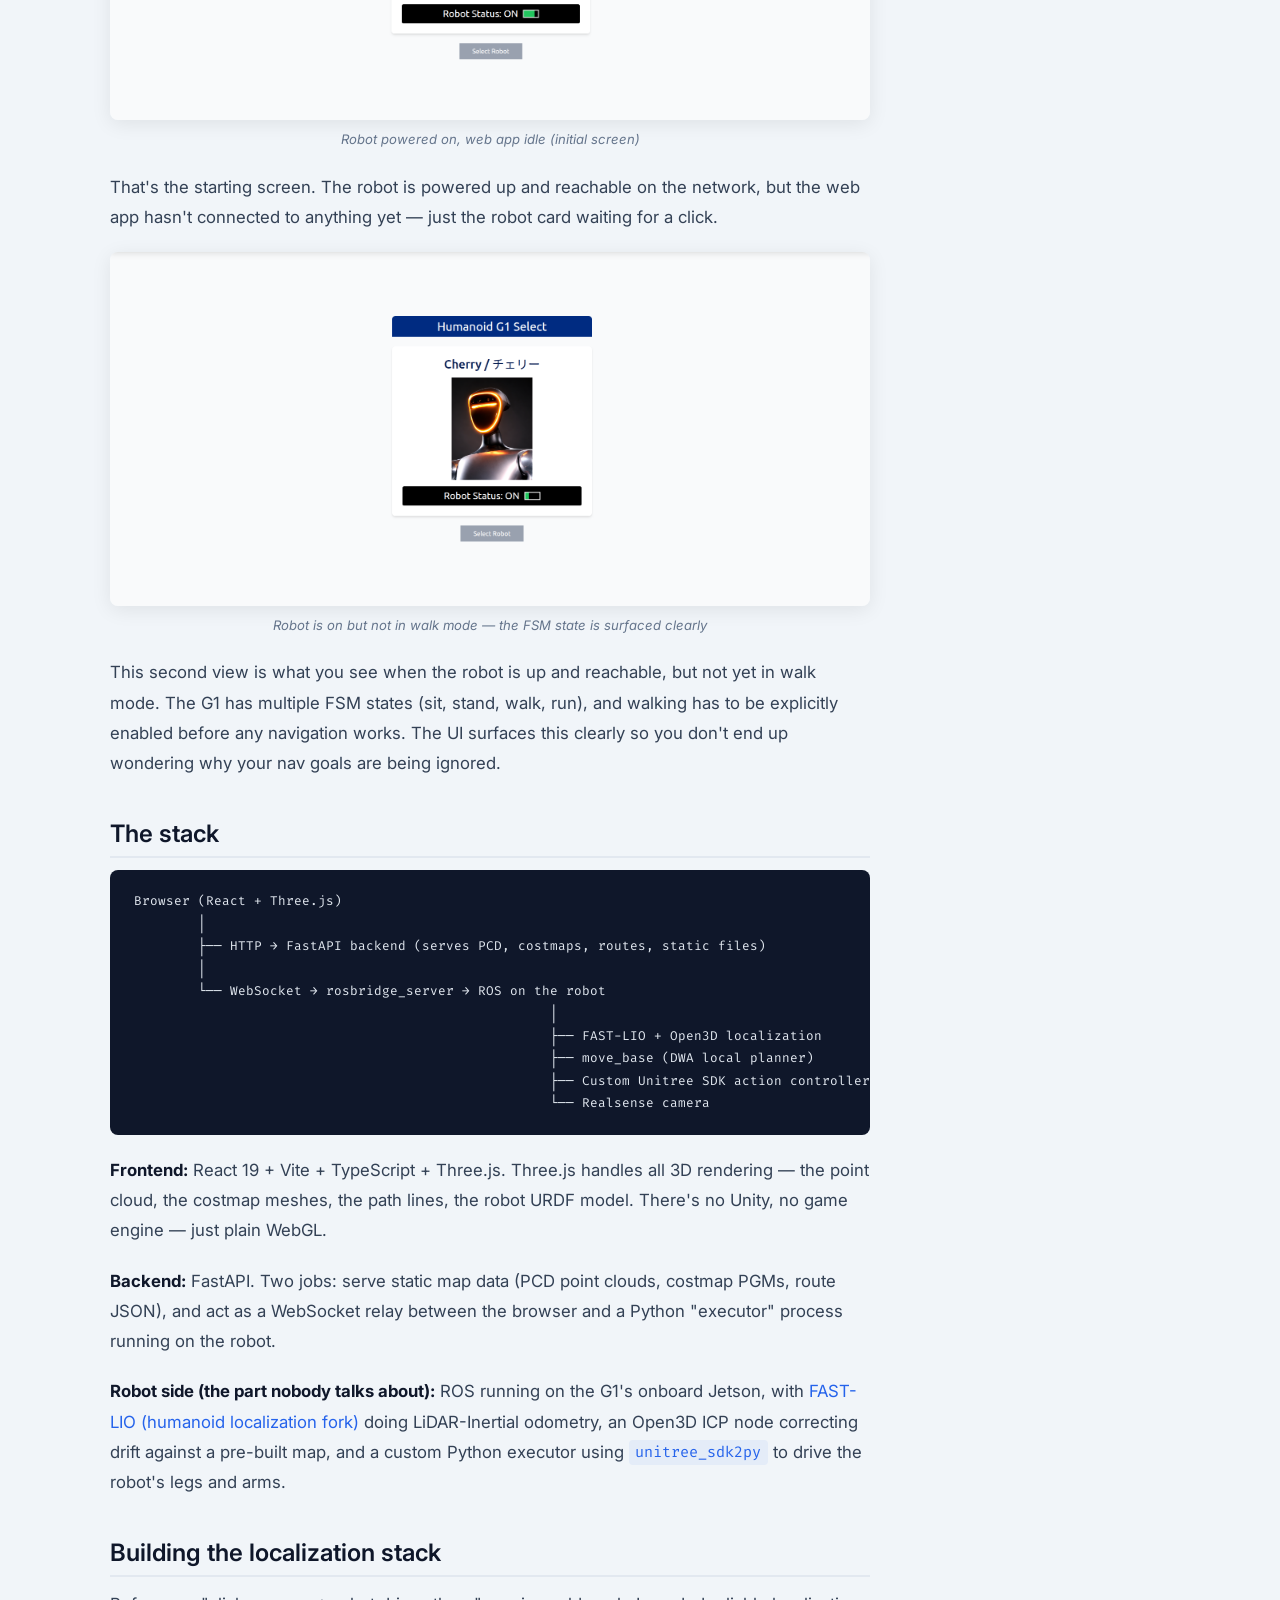
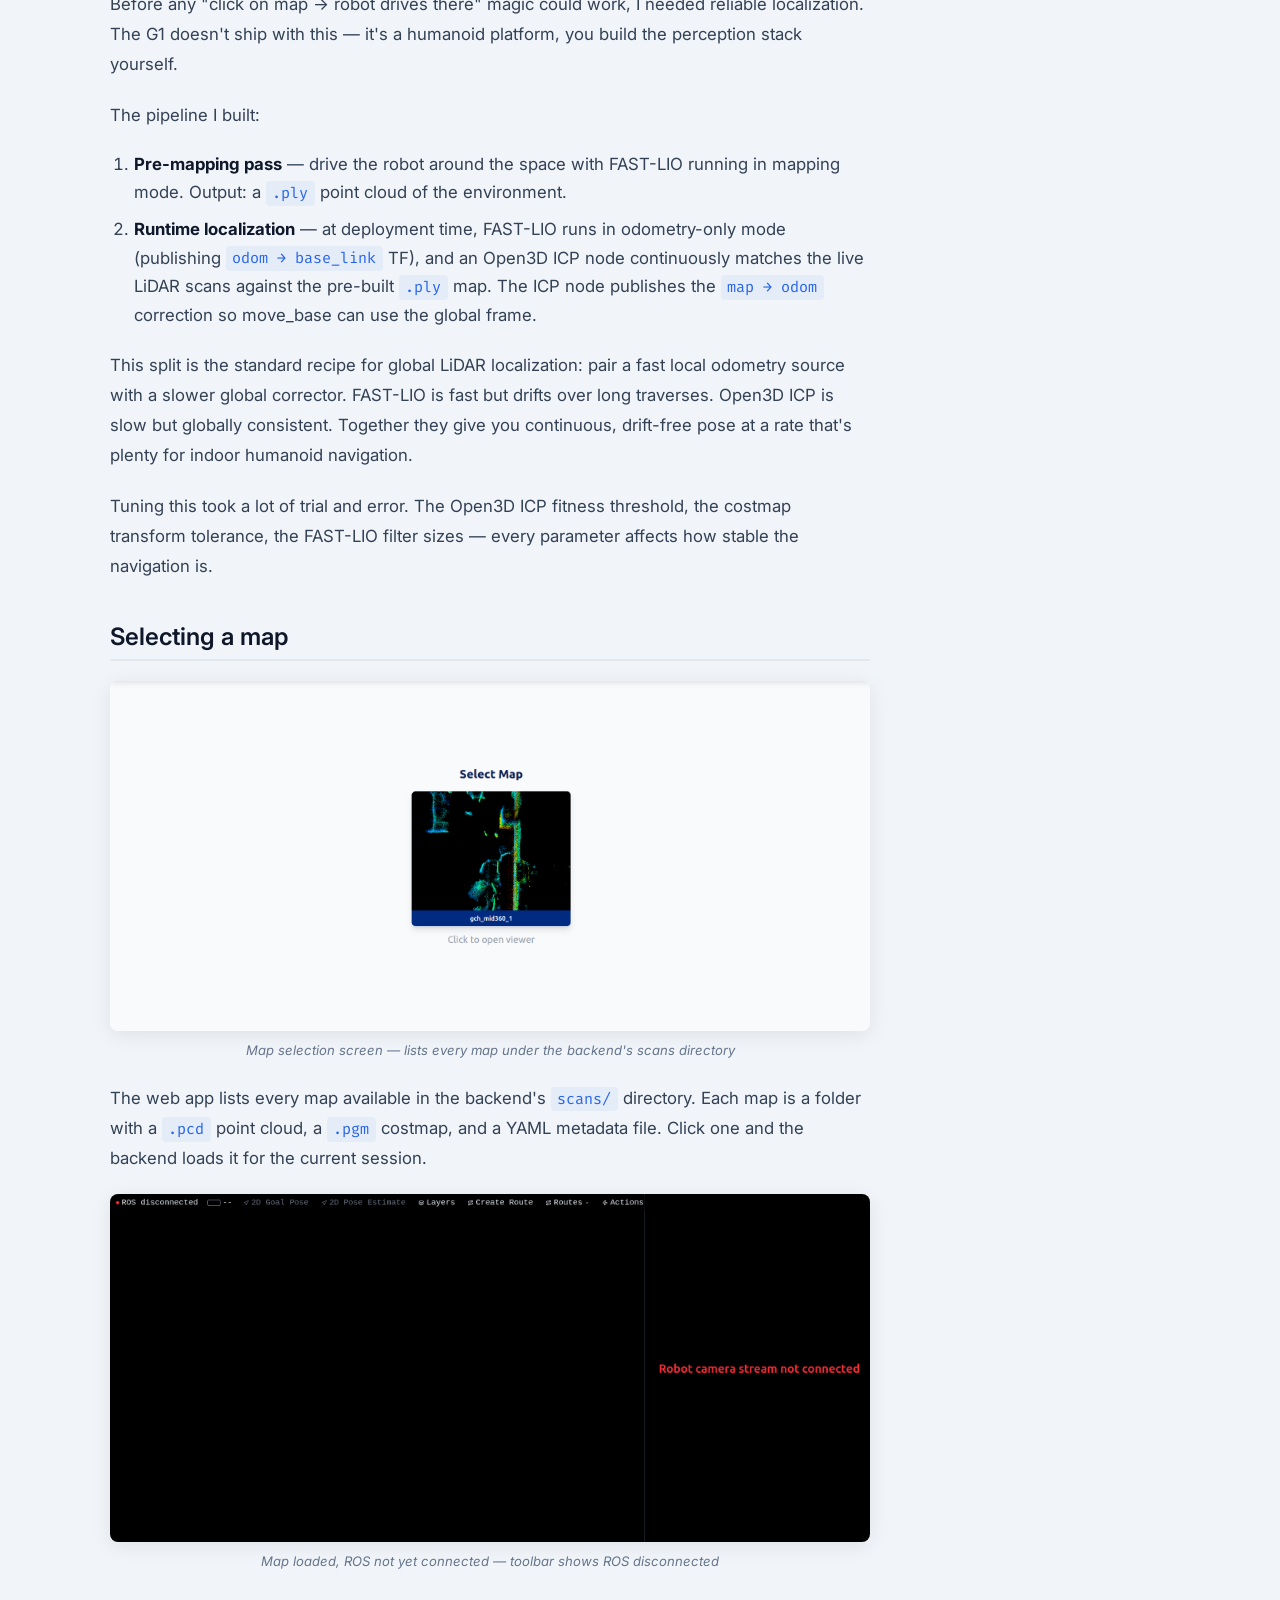
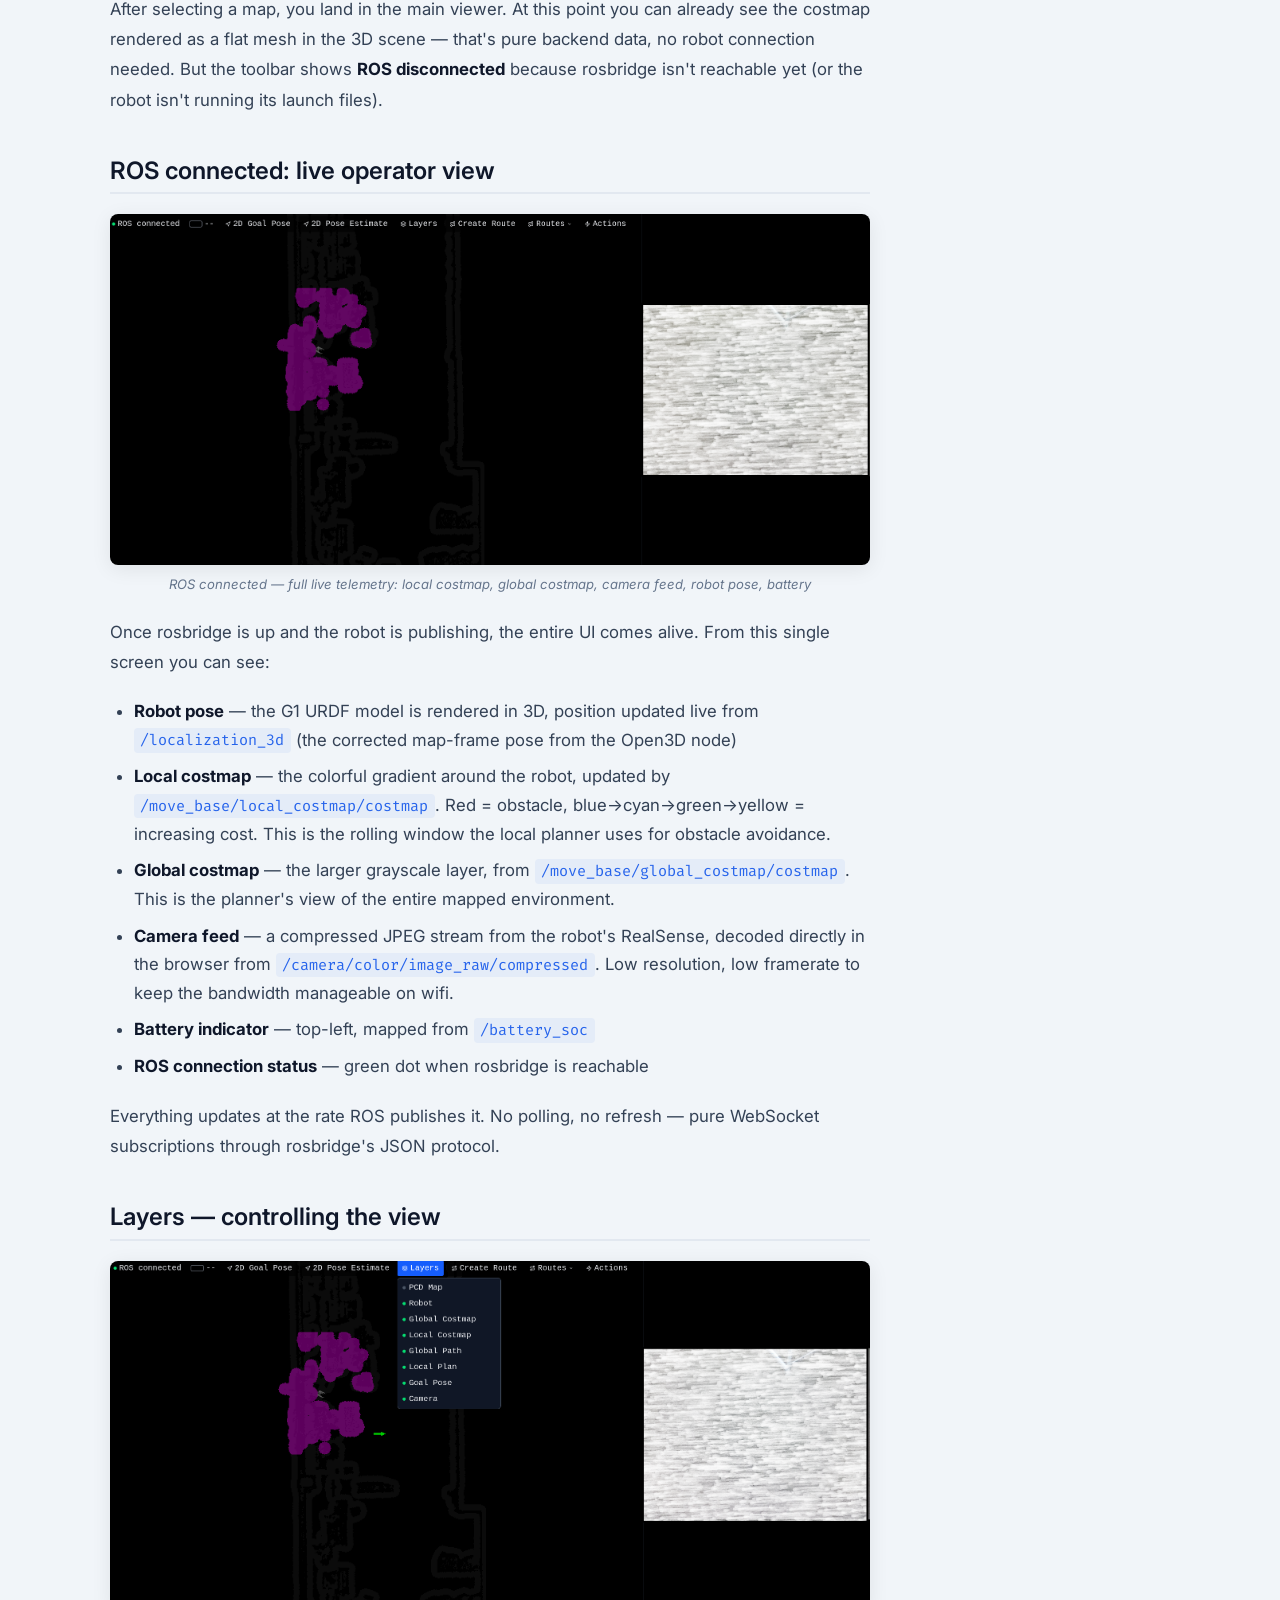
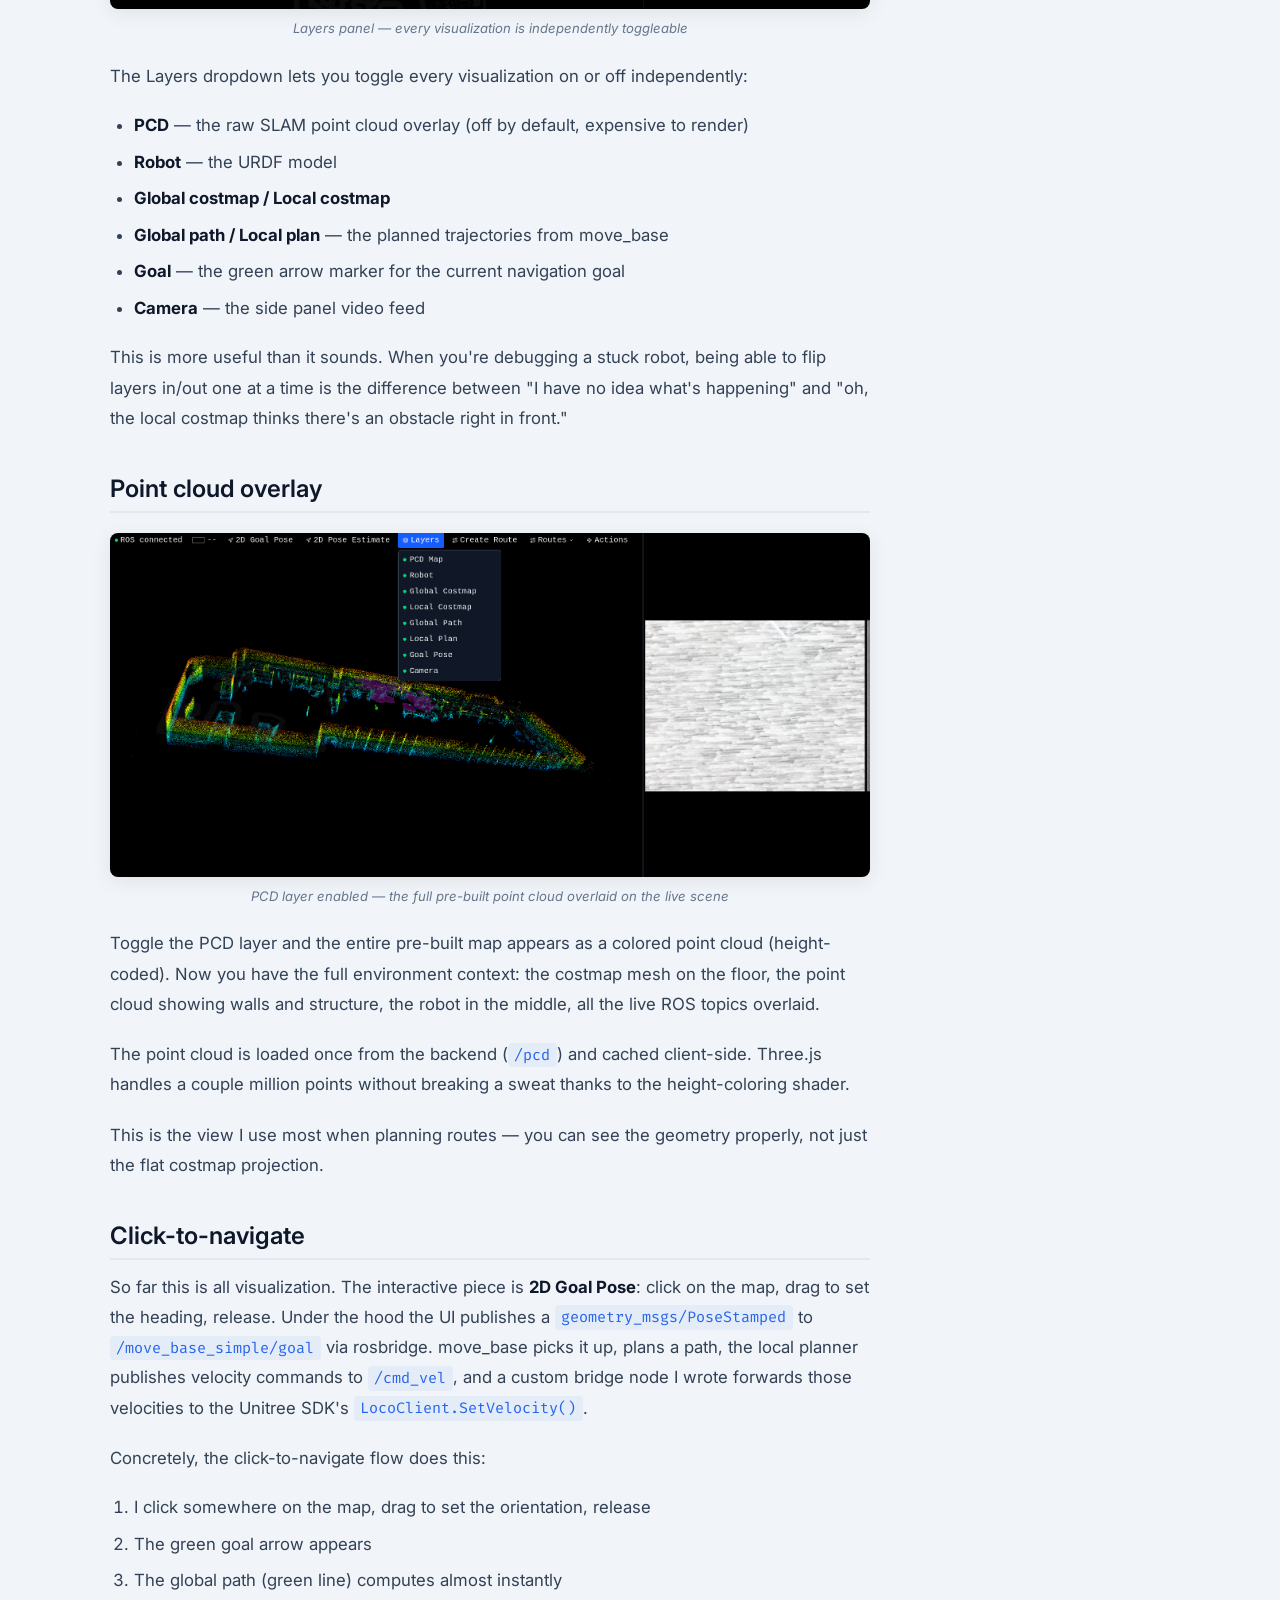
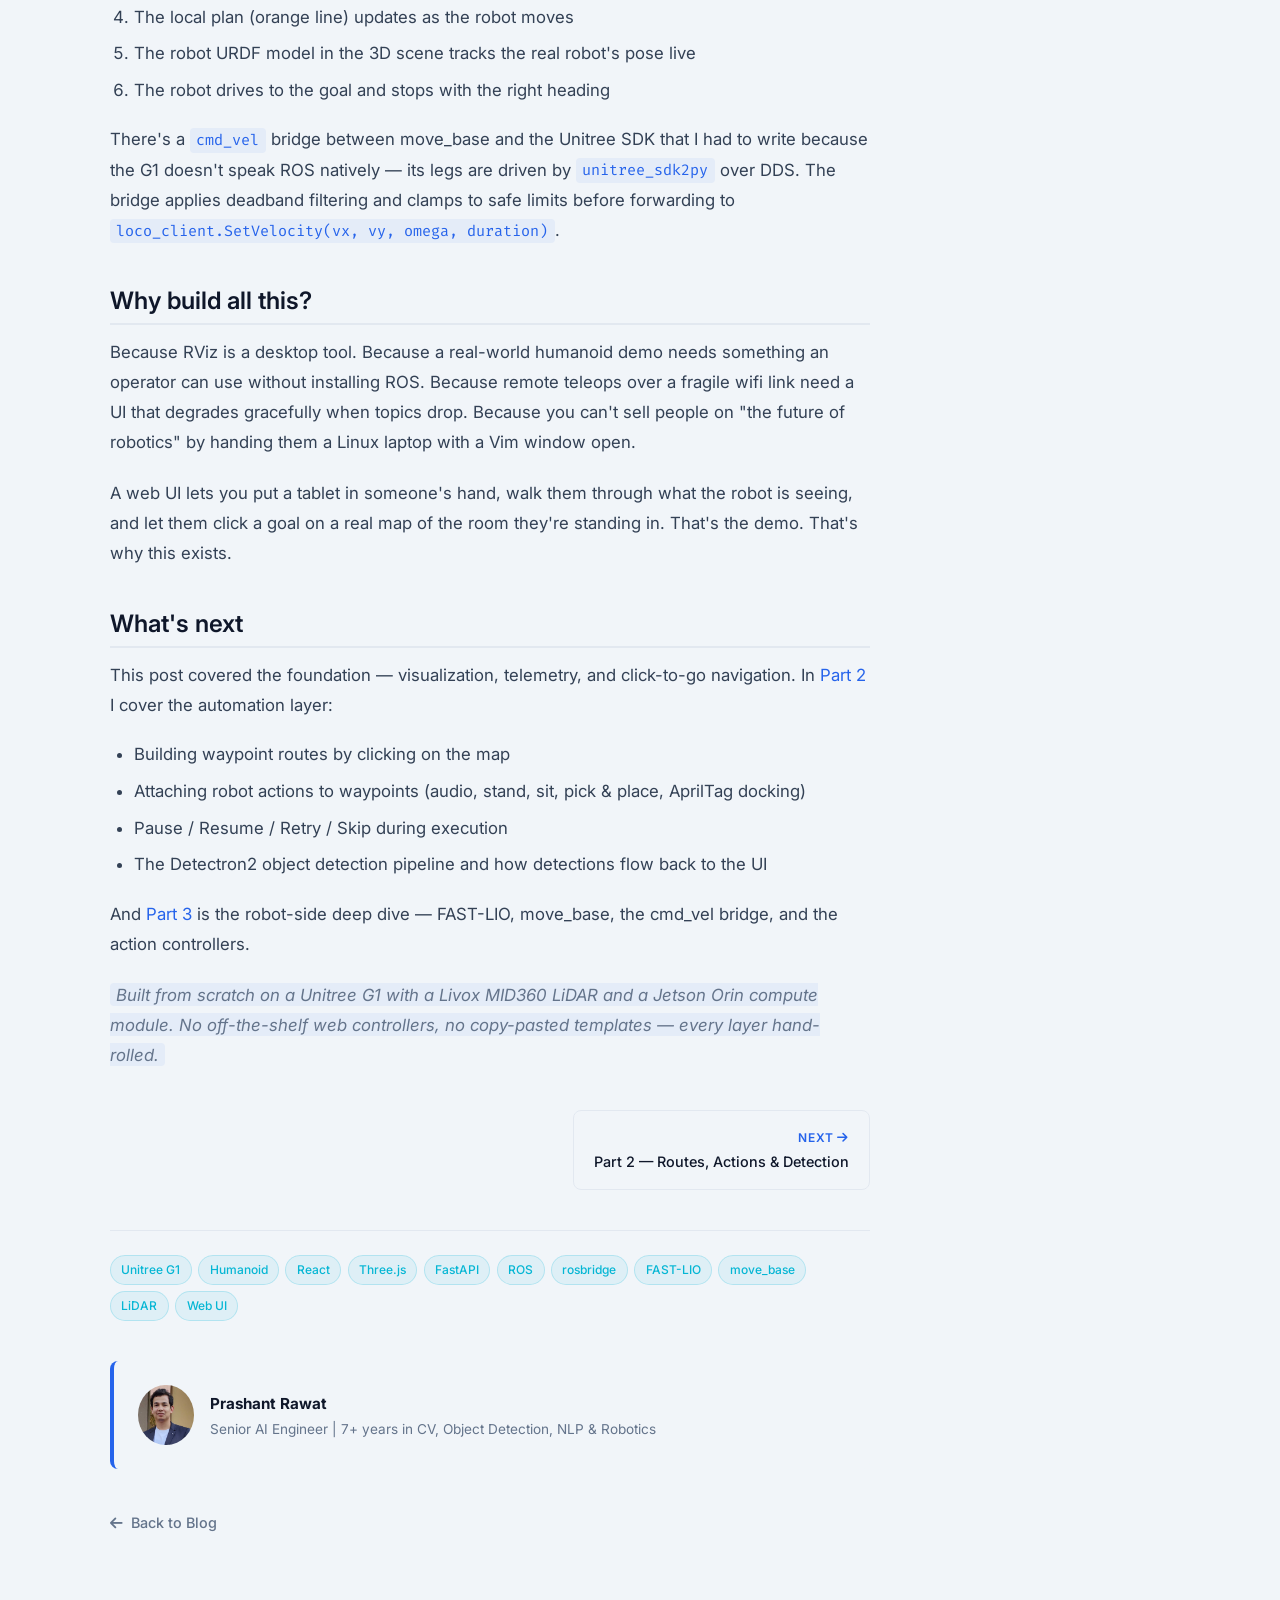
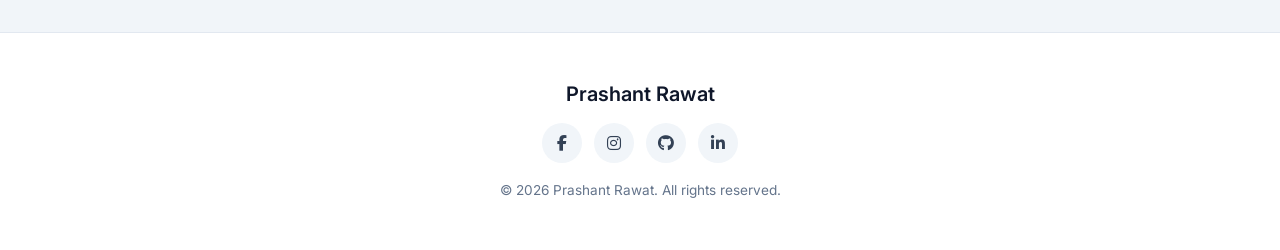
<file: blog/g1-web-control-foundation.html>
<!doctype html><html lang="en"><head><meta charset="UTF-8"><meta name="viewport" content="width=device-width,initial-scale=1"><title>Building a Browser-Based Control Panel for the Unitree G1 (Part 1: Foundation) | Prashant Rawat</title><meta name="description" content="Part 1 of a 3-part series on building a browser-based operator console for the Unitree G1 humanoid — live costmap, point cloud, camera, and click-to-navigate."><meta name="author" content="Prashant Rawat"><meta property="og:title" content="Building a Browser-Based Control Panel for the Unitree G1 (Part 1: Foundation)"><meta property="og:description" content="React + Three.js operator console for a Unitree G1 humanoid — live telemetry, point cloud, and click-to-go navigation, built from scratch."><meta property="og:type" content="article"><meta property="og:image" content="https://www.rawatprashant.com/assets/images/blog/g1-web-control/5.png"><meta property="article:published_time" content="2026-03-15"><meta property="article:author" content="Prashant Rawat"><meta name="twitter:card" content="summary_large_image"><meta name="twitter:title" content="Building a Browser-Based Control Panel for the Unitree G1 (Part 1: Foundation)"><meta name="twitter:description" content="React + Three.js operator console for a Unitree G1 humanoid — live telemetry, point cloud, and click-to-go navigation, built from scratch."><meta name="twitter:image" content="https://www.rawatprashant.com/assets/images/blog/g1-web-control/5.png"><meta name="keywords" content="Unitree G1, Humanoid Robot, Web Operator Console, React, Three.js, ROS, rosbridge, FAST-LIO, move_base, LiDAR, Click-to-Navigate, Robotics Web UI, Prashant Rawat"><link rel="icon" type="image/png" href="../assets/images/logo_2.png"><link rel="preconnect" href="https://fonts.googleapis.com"><link rel="preconnect" href="https://fonts.gstatic.com" crossorigin><link href="https://fonts.googleapis.com/css2?family=Inter:wght@300;400;500;600;700&family=Fira+Code:wght@400;500&display=swap" rel="stylesheet"><link rel="stylesheet" href="https://cdnjs.cloudflare.com/ajax/libs/font-awesome/6.5.1/css/all.min.css" integrity="sha512-DTOQO9RWCH3ppGqcWaEA1BIZOC6xxalwEsw9c2QQeAIftl+Vegovlnee1c9QX4TctnWMn13TZye+giMm8e2LwA==" crossorigin="anonymous" referrerpolicy="no-referrer"><link rel="stylesheet" href="../assets/css/style.css"></head><body><header class="site-header" id="top"><div class="container header-inner"><a href="../index.html" class="logo"><img src="../assets/images/logo_2.png" alt="Prashant Rawat Logo" width="44" height="44"> </a><button class="nav-toggle" aria-label="Toggle navigation" aria-expanded="false"><span class="hamburger"></span></button><nav class="site-nav" role="navigation"><ul class="nav-list"><li><a href="../index.html#about">About</a></li><li><a href="../index.html#skills">Skills</a></li><li><a href="../index.html#experience">Experience</a></li><li><a href="../index.html#portfolio">Portfolio</a></li><li><a href="../blog.html" class="active">Blog</a></li><li><a href="../index.html#contact">Contact</a></li></ul></nav></div></header><main><article class="article-page"><div class="container"><a href="../blog.html" class="article-back"><i class="fas fa-arrow-left"></i> Back to Blog</a><header class="article-header"><div class="blog-card-meta"><span class="blog-category blog-category--project">Project Deep-Dive</span> <time datetime="2026-03-15">Mar 15, 2026</time> <span class="read-time"><i class="far fa-clock"></i> 9 min read</span></div><h1>Building a Browser-Based Control Panel for the Unitree G1 Humanoid (from scratch)</h1><p class="article-subtitle">Part 1 of 3 — The Foundation: localization, live telemetry, point cloud overlay, and click-to-go navigation, all running in a web browser.</p></header><div class="article-cover"><img src="../assets/images/blog/g1-web-control/5.png" alt="Web operator console showing live costmap, camera feed, and Unitree G1 robot pose"></div><div class="article-content"><p>When I started this project, I had a Unitree G1 humanoid robot, a Livox MID360 LiDAR, and a goal: control the entire thing from a web browser. No RViz, no ROS native tooling — just open a browser tab and you have a full operator console for a humanoid robot. Live map. Live camera. Click-to-navigate. Live point cloud. All of it.</p><p>This is Part 1, where I cover the foundation: getting the robot localized, getting it talking to the browser, and turning a passive 3D viewer into a live operator console. <a href="g1-web-control-automation.html">Part 2</a> covers the automation layer — programmable routes, robot actions, and object detection. <a href="g1-web-control-robot-side.html">Part 3</a> is the robot-side deep dive.</p><blockquote><p><strong>Important upfront:</strong> I built every layer of this from scratch. The web UI, the FastAPI backend, the FAST-LIO localization stack on the robot, the move_base navigation tuning, the Unitree SDK action controllers, even the cmd_vel bridge between move_base and the robot's leg controllers. There is no off-the-shelf "G1 web controller" — this is hand-rolled end to end.</p></blockquote><h2>What it looks like</h2><img src="../assets/images/blog/g1-web-control/1.png" alt="Robot powered on, web app idle on the initial screen" loading="lazy"><p class="img-caption">Robot powered on, web app idle (initial screen)</p><p>That's the starting screen. The robot is powered up and reachable on the network, but the web app hasn't connected to anything yet — just the robot card waiting for a click.</p><img src="../assets/images/blog/g1-web-control/2.png" alt="Unitree G1 reachable but not yet in walk mode, FSM state surfaced in the UI" loading="lazy"><p class="img-caption">Robot is on but not in walk mode — the FSM state is surfaced clearly</p><p>This second view is what you see when the robot is up and reachable, but not yet in walk mode. The G1 has multiple FSM states (sit, stand, walk, run), and walking has to be explicitly enabled before any navigation works. The UI surfaces this clearly so you don't end up wondering why your nav goals are being ignored.</p><h2>The stack</h2><pre><code>Browser (React + Three.js)
        │
        ├── HTTP → FastAPI backend (serves PCD, costmaps, routes, static files)
        │
        └── WebSocket → rosbridge_server → ROS on the robot
                                                    │
                                                    ├── FAST-LIO + Open3D localization
                                                    ├── move_base (DWA local planner)
                                                    ├── Custom Unitree SDK action controllers
                                                    └── Realsense camera</code></pre><p><strong>Frontend:</strong> React 19 + Vite + TypeScript + Three.js. Three.js handles all 3D rendering — the point cloud, the costmap meshes, the path lines, the robot URDF model. There's no Unity, no game engine — just plain WebGL.</p><p><strong>Backend:</strong> FastAPI. Two jobs: serve static map data (PCD point clouds, costmap PGMs, route JSON), and act as a WebSocket relay between the browser and a Python "executor" process running on the robot.</p><p><strong>Robot side (the part nobody talks about):</strong> ROS running on the G1's onboard Jetson, with <a href="https://github.com/deepglint/FAST_LIO_LOCALIZATION_HUMANOID" target="_blank" rel="noopener noreferrer">FAST-LIO (humanoid localization fork)</a> doing LiDAR-Inertial odometry, an Open3D ICP node correcting drift against a pre-built map, and a custom Python executor using <a href="https://github.com/unitreerobotics/unitree_sdk2_python" target="_blank" rel="noopener noreferrer"><code>unitree_sdk2py</code></a> to drive the robot's legs and arms.</p><h2>Building the localization stack</h2><p>Before any "click on map → robot drives there" magic could work, I needed reliable localization. The G1 doesn't ship with this — it's a humanoid platform, you build the perception stack yourself.</p><p>The pipeline I built:</p><ol><li><strong>Pre-mapping pass</strong> — drive the robot around the space with FAST-LIO running in mapping mode. Output: a <code>.ply</code> point cloud of the environment.</li><li><strong>Runtime localization</strong> — at deployment time, FAST-LIO runs in odometry-only mode (publishing <code>odom → base_link</code> TF), and an Open3D ICP node continuously matches the live LiDAR scans against the pre-built <code>.ply</code> map. The ICP node publishes the <code>map → odom</code> correction so move_base can use the global frame.</li></ol><p>This split is the standard recipe for global LiDAR localization: pair a fast local odometry source with a slower global corrector. FAST-LIO is fast but drifts over long traverses. Open3D ICP is slow but globally consistent. Together they give you continuous, drift-free pose at a rate that's plenty for indoor humanoid navigation.</p><p>Tuning this took a lot of trial and error. The Open3D ICP fitness threshold, the costmap transform tolerance, the FAST-LIO filter sizes — every parameter affects how stable the navigation is.</p><h2>Selecting a map</h2><img src="../assets/images/blog/g1-web-control/3.png" alt="Map selection screen listing maps available in the backend scans directory" loading="lazy"><p class="img-caption">Map selection screen — lists every map under the backend's scans directory</p><p>The web app lists every map available in the backend's <code>scans/</code> directory. Each map is a folder with a <code>.pcd</code> point cloud, a <code>.pgm</code> costmap, and a YAML metadata file. Click one and the backend loads it for the current session.</p><img src="../assets/images/blog/g1-web-control/4.png" alt="Costmap loaded in the 3D scene with the toolbar showing ROS disconnected" loading="lazy"><p class="img-caption">Map loaded, ROS not yet connected — toolbar shows ROS disconnected</p><p>After selecting a map, you land in the main viewer. At this point you can already see the costmap rendered as a flat mesh in the 3D scene — that's pure backend data, no robot connection needed. But the toolbar shows <strong>ROS disconnected</strong> because rosbridge isn't reachable yet (or the robot isn't running its launch files).</p><h2>ROS connected: live operator view</h2><img src="../assets/images/blog/g1-web-control/5.png" alt="ROS connected — live local costmap, global costmap, camera feed, robot pose, and battery in one view" loading="lazy"><p class="img-caption">ROS connected — full live telemetry: local costmap, global costmap, camera feed, robot pose, battery</p><p>Once rosbridge is up and the robot is publishing, the entire UI comes alive. From this single screen you can see:</p><ul><li><strong>Robot pose</strong> — the G1 URDF model is rendered in 3D, position updated live from <code>/localization_3d</code> (the corrected map-frame pose from the Open3D node)</li><li><strong>Local costmap</strong> — the colorful gradient around the robot, updated by <code>/move_base/local_costmap/costmap</code>. Red = obstacle, blue→cyan→green→yellow = increasing cost. This is the rolling window the local planner uses for obstacle avoidance.</li><li><strong>Global costmap</strong> — the larger grayscale layer, from <code>/move_base/global_costmap/costmap</code>. This is the planner's view of the entire mapped environment.</li><li><strong>Camera feed</strong> — a compressed JPEG stream from the robot's RealSense, decoded directly in the browser from <code>/camera/color/image_raw/compressed</code>. Low resolution, low framerate to keep the bandwidth manageable on wifi.</li><li><strong>Battery indicator</strong> — top-left, mapped from <code>/battery_soc</code></li><li><strong>ROS connection status</strong> — green dot when rosbridge is reachable</li></ul><p>Everything updates at the rate ROS publishes it. No polling, no refresh — pure WebSocket subscriptions through rosbridge's JSON protocol.</p><h2>Layers — controlling the view</h2><img src="../assets/images/blog/g1-web-control/6.png" alt="Layers panel dropdown showing toggleable visualizations: PCD, Robot, Costmaps, Paths, Goal, Camera" loading="lazy"><p class="img-caption">Layers panel — every visualization is independently toggleable</p><p>The Layers dropdown lets you toggle every visualization on or off independently:</p><ul><li><strong>PCD</strong> — the raw SLAM point cloud overlay (off by default, expensive to render)</li><li><strong>Robot</strong> — the URDF model</li><li><strong>Global costmap / Local costmap</strong></li><li><strong>Global path / Local plan</strong> — the planned trajectories from move_base</li><li><strong>Goal</strong> — the green arrow marker for the current navigation goal</li><li><strong>Camera</strong> — the side panel video feed</li></ul><p>This is more useful than it sounds. When you're debugging a stuck robot, being able to flip layers in/out one at a time is the difference between "I have no idea what's happening" and "oh, the local costmap thinks there's an obstacle right in front."</p><h2>Point cloud overlay</h2><img src="../assets/images/blog/g1-web-control/7.png" alt="Full SLAM point cloud overlay rendered in 3D with the costmap mesh and live robot pose" loading="lazy"><p class="img-caption">PCD layer enabled — the full pre-built point cloud overlaid on the live scene</p><p>Toggle the PCD layer and the entire pre-built map appears as a colored point cloud (height-coded). Now you have the full environment context: the costmap mesh on the floor, the point cloud showing walls and structure, the robot in the middle, all the live ROS topics overlaid.</p><p>The point cloud is loaded once from the backend (<code>/pcd</code>) and cached client-side. Three.js handles a couple million points without breaking a sweat thanks to the height-coloring shader.</p><p>This is the view I use most when planning routes — you can see the geometry properly, not just the flat costmap projection.</p><h2>Click-to-navigate</h2><p>So far this is all visualization. The interactive piece is <strong>2D Goal Pose</strong>: click on the map, drag to set the heading, release. Under the hood the UI publishes a <code>geometry_msgs/PoseStamped</code> to <code>/move_base_simple/goal</code> via rosbridge. move_base picks it up, plans a path, the local planner publishes velocity commands to <code>/cmd_vel</code>, and a custom bridge node I wrote forwards those velocities to the Unitree SDK's <code>LocoClient.SetVelocity()</code>.</p><p>Concretely, the click-to-navigate flow does this:</p><ol><li>I click somewhere on the map, drag to set the orientation, release</li><li>The green goal arrow appears</li><li>The global path (green line) computes almost instantly</li><li>The local plan (orange line) updates as the robot moves</li><li>The robot URDF model in the 3D scene tracks the real robot's pose live</li><li>The robot drives to the goal and stops with the right heading</li></ol><p>There's a <code>cmd_vel</code> bridge between move_base and the Unitree SDK that I had to write because the G1 doesn't speak ROS natively — its legs are driven by <code>unitree_sdk2py</code> over DDS. The bridge applies deadband filtering and clamps to safe limits before forwarding to <code>loco_client.SetVelocity(vx, vy, omega, duration)</code>.</p><h2>Why build all this?</h2><p>Because RViz is a desktop tool. Because a real-world humanoid demo needs something an operator can use without installing ROS. Because remote teleops over a fragile wifi link need a UI that degrades gracefully when topics drop. Because you can't sell people on "the future of robotics" by handing them a Linux laptop with a Vim window open.</p><p>A web UI lets you put a tablet in someone's hand, walk them through what the robot is seeing, and let them click a goal on a real map of the room they're standing in. That's the demo. That's why this exists.</p><h2>What's next</h2><p>This post covered the foundation — visualization, telemetry, and click-to-go navigation. In <a href="g1-web-control-automation.html">Part 2</a> I cover the automation layer:</p><ul><li>Building waypoint routes by clicking on the map</li><li>Attaching robot actions to waypoints (audio, stand, sit, pick &amp; place, AprilTag docking)</li><li>Pause / Resume / Retry / Skip during execution</li><li>The Detectron2 object detection pipeline and how detections flow back to the UI</li></ul><p>And <a href="g1-web-control-robot-side.html">Part 3</a> is the robot-side deep dive — FAST-LIO, move_base, the cmd_vel bridge, and the action controllers.</p><p><em>Built from scratch on a Unitree G1 with a Livox MID360 LiDAR and a Jetson Orin compute module. No off-the-shelf web controllers, no copy-pasted templates — every layer hand-rolled.</em></p><div class="article-nav-links"><a href="g1-web-control-automation.html" class="article-nav-link next"><span class="article-nav-label">Next <i class="fas fa-arrow-right"></i></span> <span class="article-nav-title">Part 2 — Routes, Actions &amp; Detection</span></a></div><div class="article-tags"><span class="project-tag">Unitree G1</span> <span class="project-tag">Humanoid</span> <span class="project-tag">React</span> <span class="project-tag">Three.js</span> <span class="project-tag">FastAPI</span> <span class="project-tag">ROS</span> <span class="project-tag">rosbridge</span> <span class="project-tag">FAST-LIO</span> <span class="project-tag">move_base</span> <span class="project-tag">LiDAR</span> <span class="project-tag">Web UI</span></div></div><div class="article-author"><img src="../assets/images/profile_pic.jpg" alt="Prashant Rawat" width="56" height="56"><div><strong>Prashant Rawat</strong><p>Senior AI Engineer | 7+ years in CV, Object Detection, NLP &amp; Robotics</p></div></div><a href="../blog.html" class="article-back"><i class="fas fa-arrow-left"></i> Back to Blog</a></div></article></main><footer class="site-footer"><div class="container"><h2 class="footer-name">Prashant Rawat</h2><div class="footer-social"><a href="https://www.facebook.com/prashantrawat.yuki" target="_blank" rel="noopener noreferrer" aria-label="Facebook"><i class="fab fa-facebook-f"></i></a> <a href="https://www.instagram.com/decoderprashant" target="_blank" rel="noopener noreferrer" aria-label="Instagram"><i class="fab fa-instagram"></i></a> <a href="https://github.com/kouya-marino" target="_blank" rel="noopener noreferrer" aria-label="GitHub"><i class="fab fa-github"></i></a> <a href="https://www.linkedin.com/in/rawat-prashant" target="_blank" rel="noopener noreferrer" aria-label="LinkedIn"><i class="fab fa-linkedin-in"></i></a></div><p class="footer-copy">&copy; 2026 Prashant Rawat. All rights reserved.</p></div></footer><button class="back-to-top" aria-label="Back to top" title="Back to top"><i class="fas fa-chevron-up"></i></button><script src="../assets/js/main.js"></script></body></html>
</file>
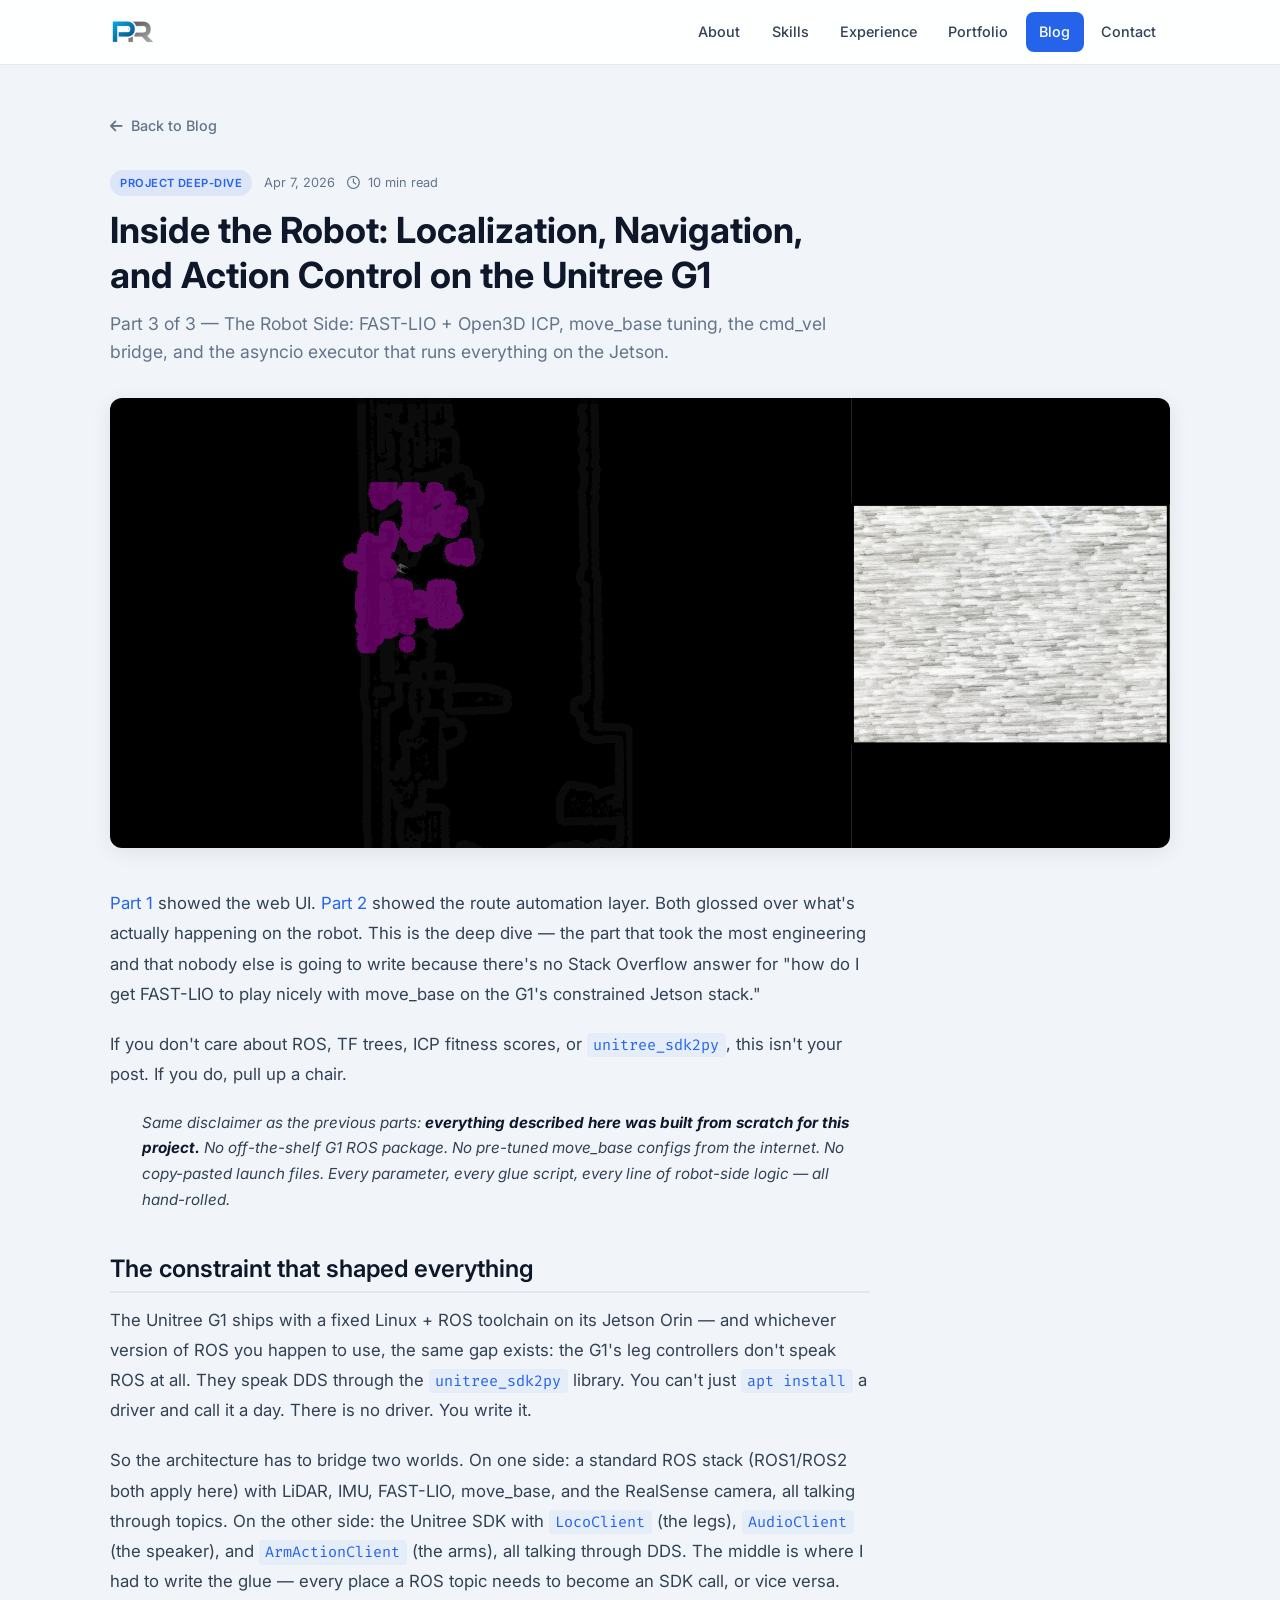
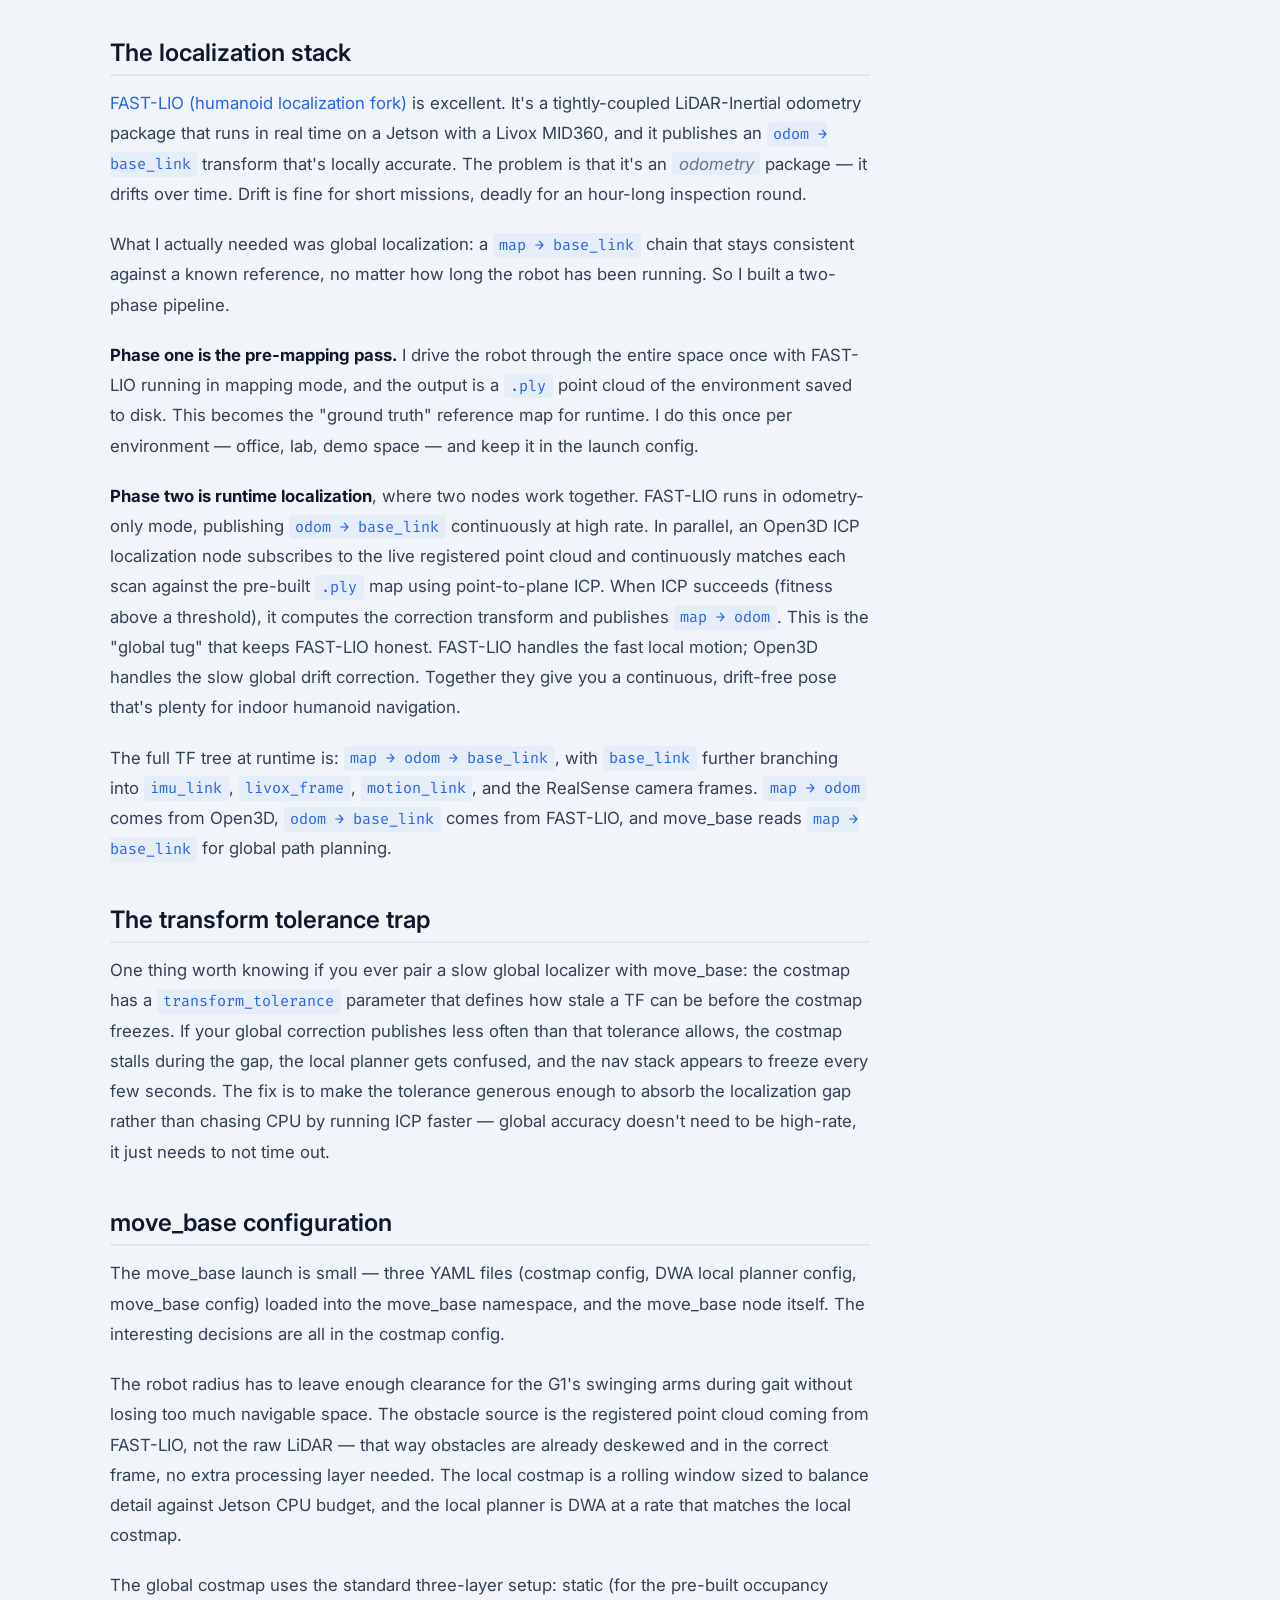
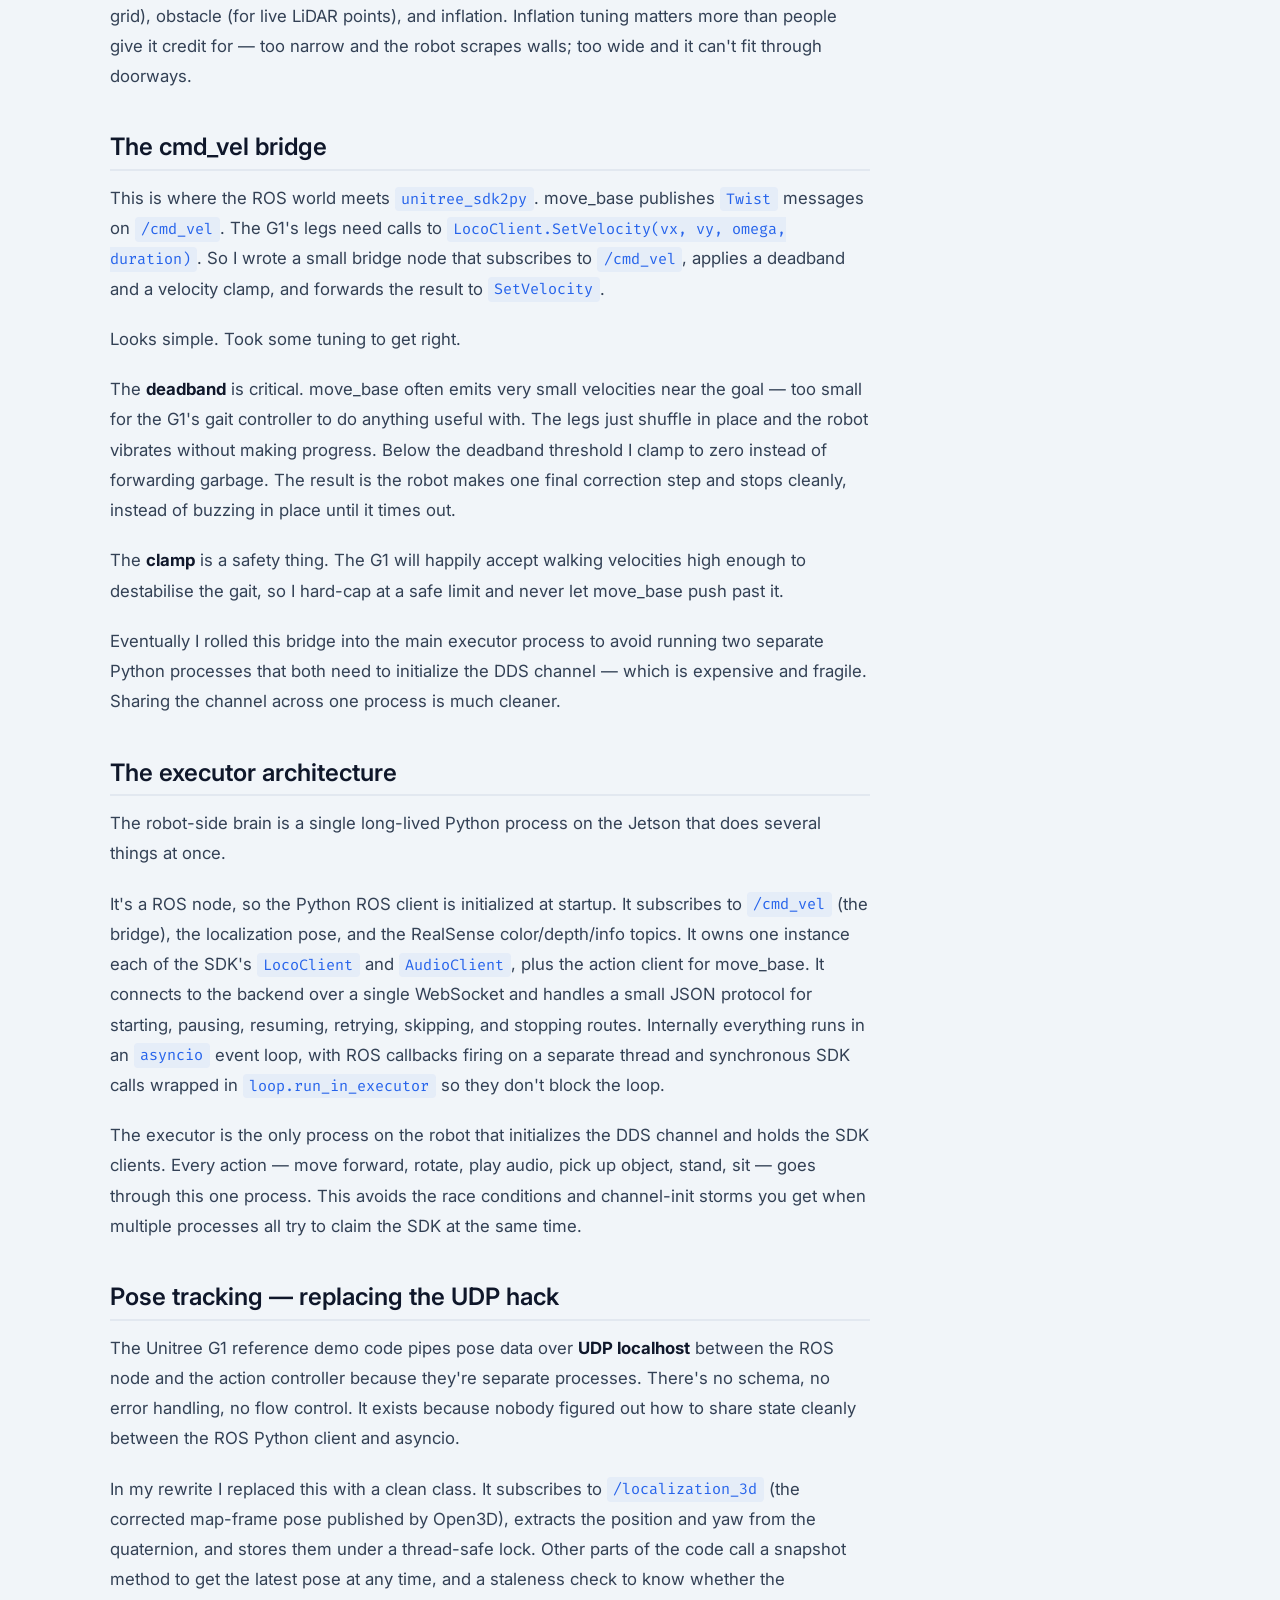
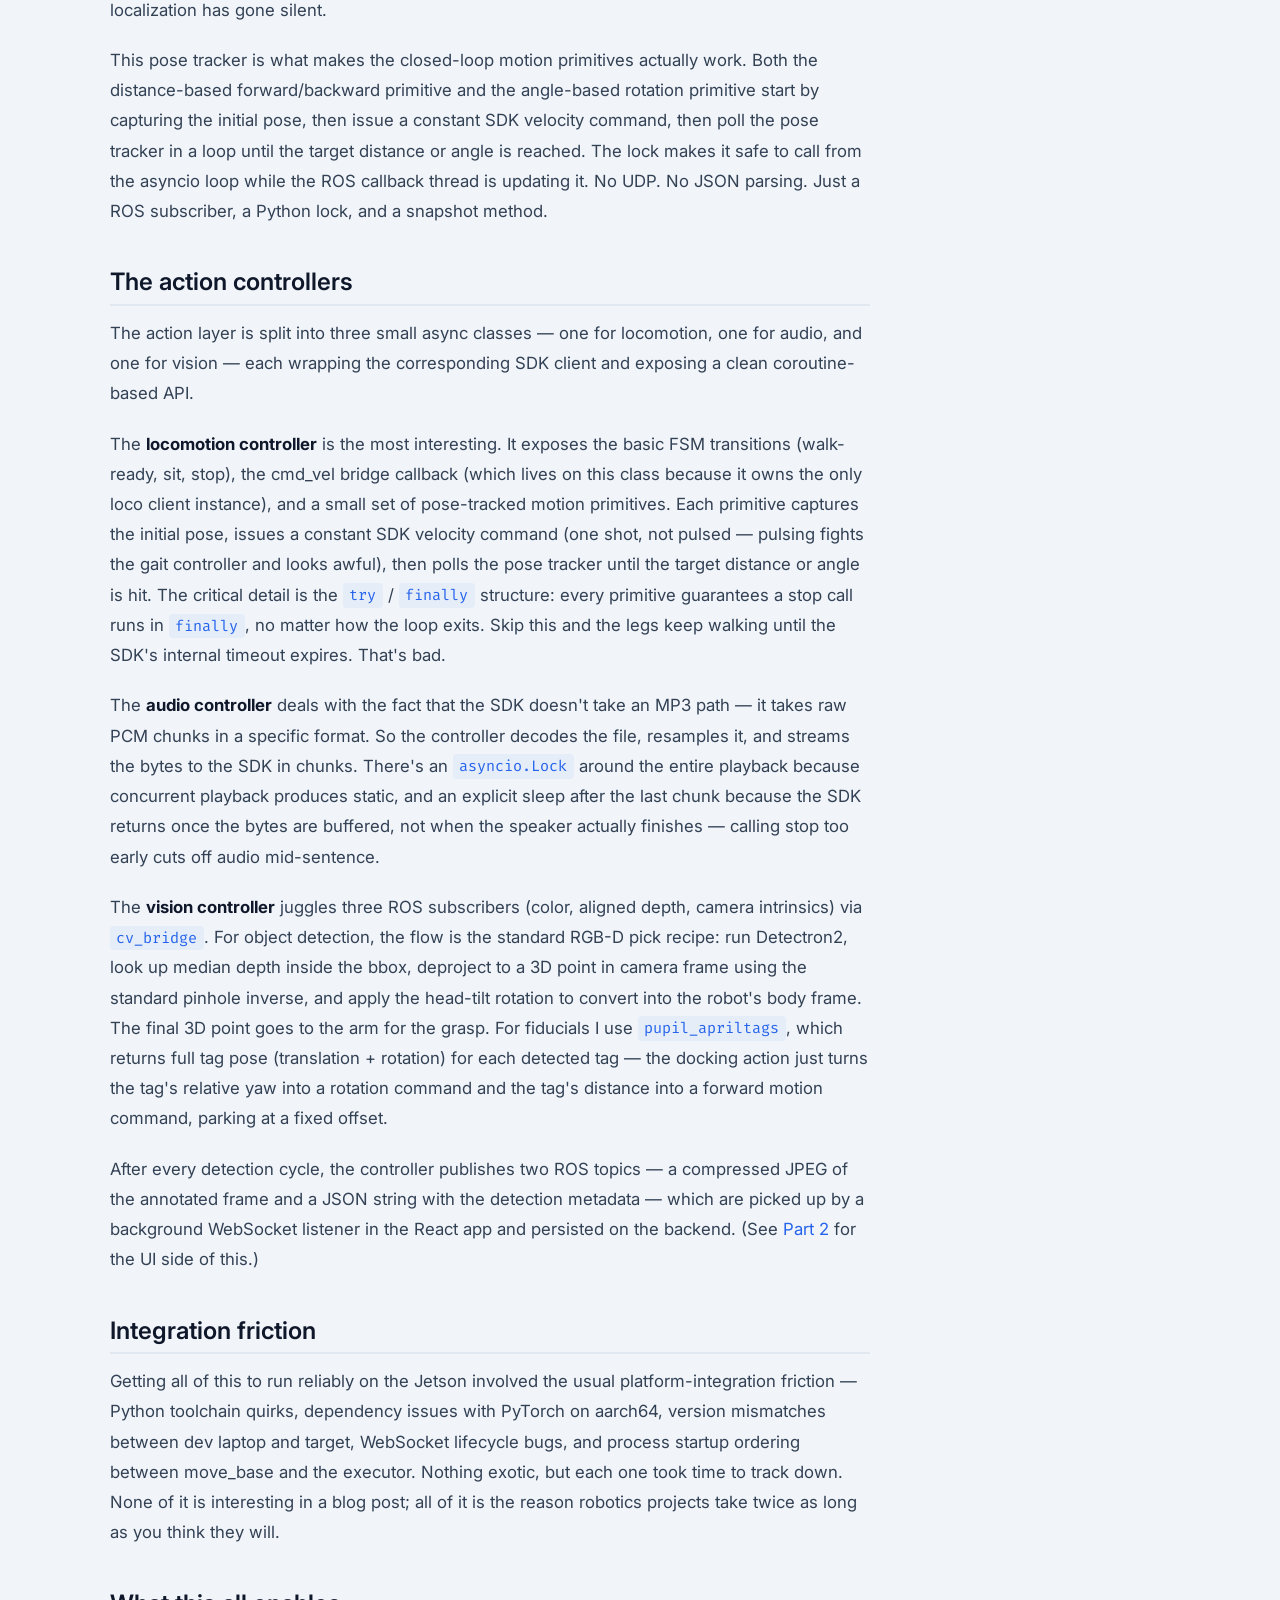
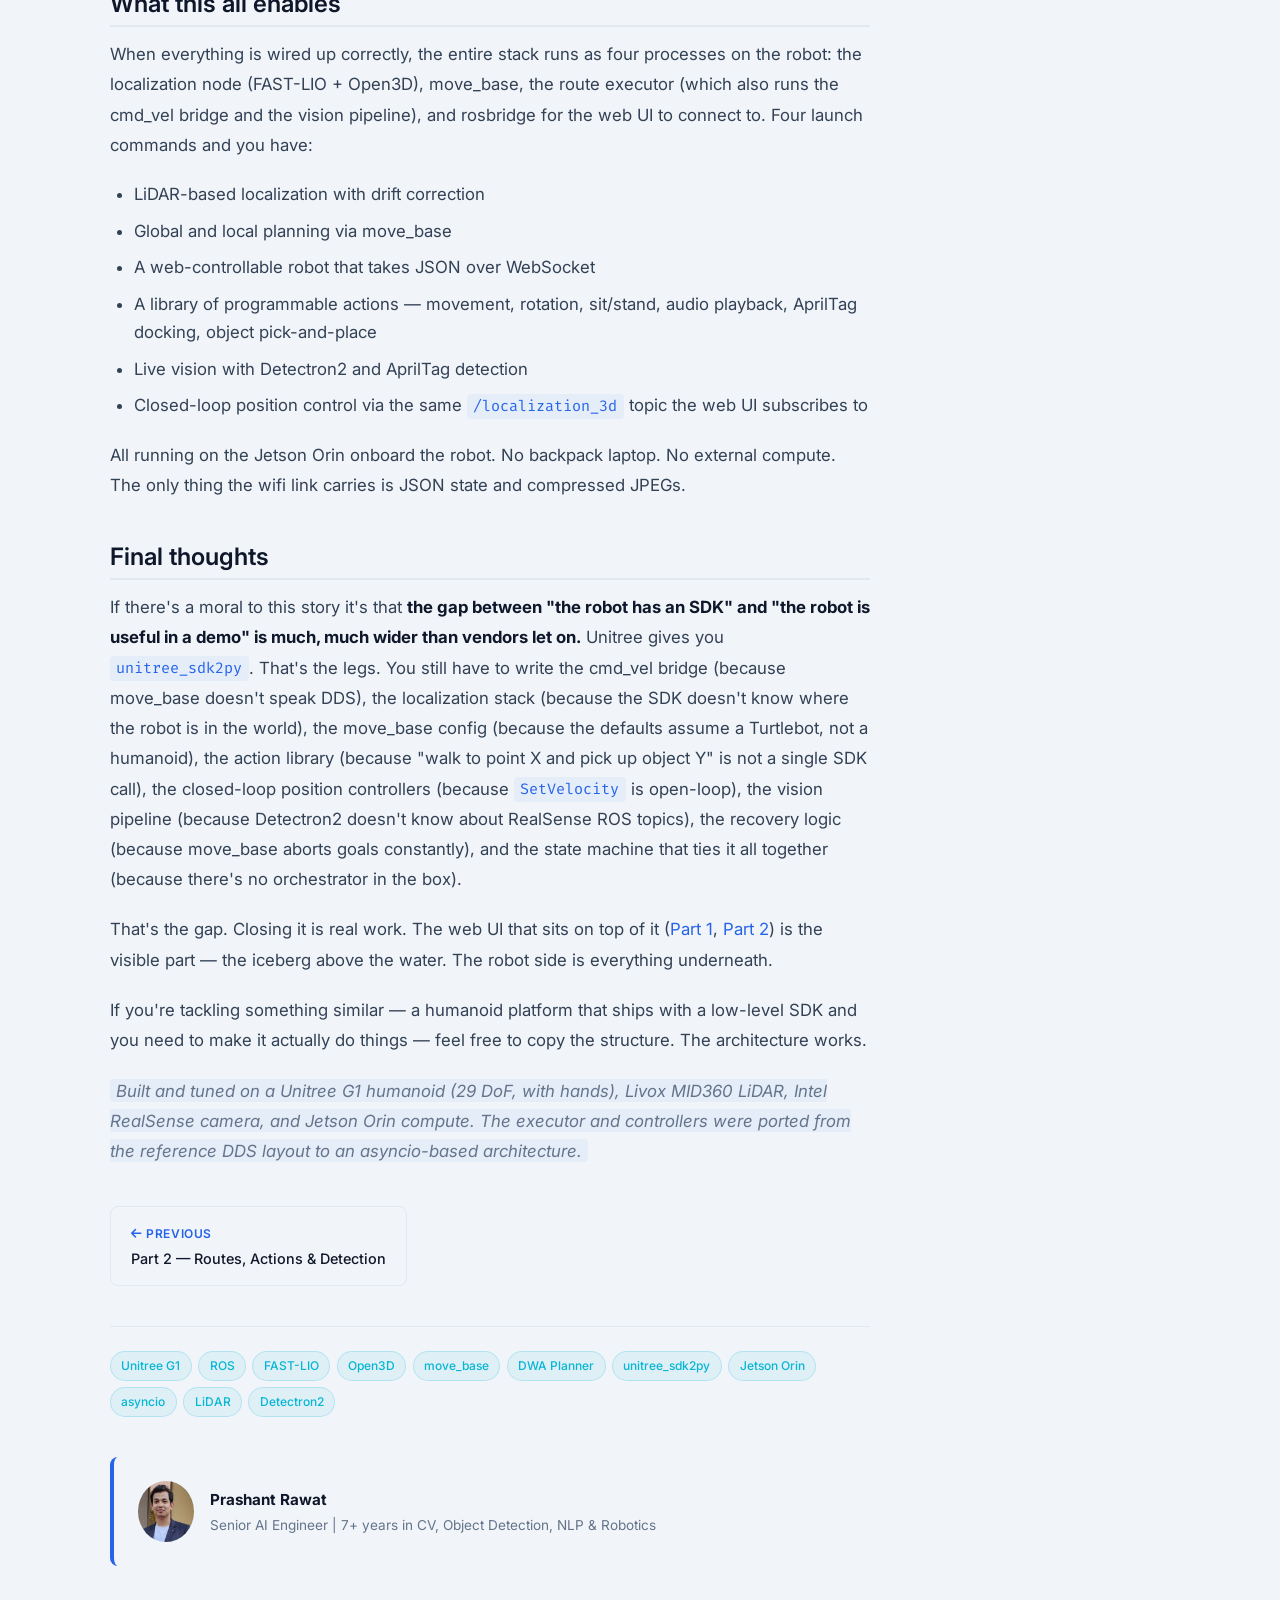
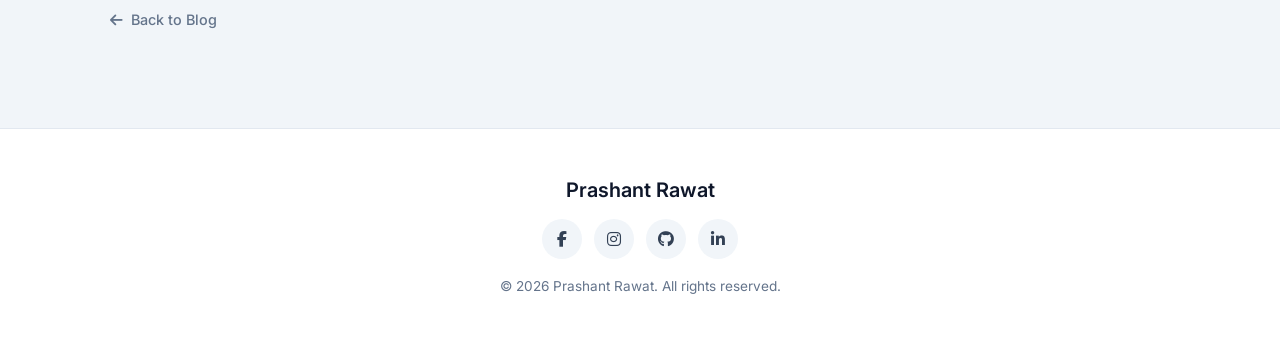
<file: blog/g1-web-control-robot-side.html>
<!doctype html><html lang="en"><head><meta charset="UTF-8"><meta name="viewport" content="width=device-width,initial-scale=1"><title>Inside the Robot: Localization, Navigation, and Action Control on the Unitree G1 (Part 3) | Prashant Rawat</title><meta name="description" content="Part 3 — robot-side deep dive: FAST-LIO + Open3D ICP localization, move_base tuning, the cmd_vel bridge, and asyncio action controllers on a Unitree G1 humanoid."><meta name="author" content="Prashant Rawat"><meta property="og:title" content="Inside the Robot: Localization, Navigation, and Action Control on the Unitree G1 (Part 3)"><meta property="og:description" content="The robot-side engineering behind a Unitree G1 web operator console — FAST-LIO, Open3D ICP, move_base, unitree_sdk2py, and the asyncio executor that ties it together."><meta property="og:type" content="article"><meta property="og:image" content="https://www.rawatprashant.com/assets/images/blog/g1-web-control/5.png"><meta property="article:published_time" content="2026-04-07"><meta property="article:author" content="Prashant Rawat"><meta name="twitter:card" content="summary_large_image"><meta name="twitter:title" content="Inside the Robot: Localization, Navigation, and Action Control on the Unitree G1 (Part 3)"><meta name="twitter:description" content="The robot-side engineering behind a Unitree G1 web operator console — FAST-LIO, Open3D ICP, move_base, unitree_sdk2py, and the asyncio executor that ties it together."><meta name="twitter:image" content="https://www.rawatprashant.com/assets/images/blog/g1-web-control/5.png"><meta name="keywords" content="Unitree G1, FAST-LIO, Open3D ICP, move_base, DWA Local Planner, ROS, unitree_sdk2py, Jetson Orin, LiDAR Localization, Humanoid Robot, asyncio, Robotics, Prashant Rawat"><link rel="icon" type="image/png" href="../assets/images/logo_2.png"><link rel="preconnect" href="https://fonts.googleapis.com"><link rel="preconnect" href="https://fonts.gstatic.com" crossorigin><link href="https://fonts.googleapis.com/css2?family=Inter:wght@300;400;500;600;700&family=Fira+Code:wght@400;500&display=swap" rel="stylesheet"><link rel="stylesheet" href="https://cdnjs.cloudflare.com/ajax/libs/font-awesome/6.5.1/css/all.min.css" integrity="sha512-DTOQO9RWCH3ppGqcWaEA1BIZOC6xxalwEsw9c2QQeAIftl+Vegovlnee1c9QX4TctnWMn13TZye+giMm8e2LwA==" crossorigin="anonymous" referrerpolicy="no-referrer"><link rel="stylesheet" href="../assets/css/style.css"></head><body><header class="site-header" id="top"><div class="container header-inner"><a href="../index.html" class="logo"><img src="../assets/images/logo_2.png" alt="Prashant Rawat Logo" width="44" height="44"> </a><button class="nav-toggle" aria-label="Toggle navigation" aria-expanded="false"><span class="hamburger"></span></button><nav class="site-nav" role="navigation"><ul class="nav-list"><li><a href="../index.html#about">About</a></li><li><a href="../index.html#skills">Skills</a></li><li><a href="../index.html#experience">Experience</a></li><li><a href="../index.html#portfolio">Portfolio</a></li><li><a href="../blog.html" class="active">Blog</a></li><li><a href="../index.html#contact">Contact</a></li></ul></nav></div></header><main><article class="article-page"><div class="container"><a href="../blog.html" class="article-back"><i class="fas fa-arrow-left"></i> Back to Blog</a><header class="article-header"><div class="blog-card-meta"><span class="blog-category blog-category--project">Project Deep-Dive</span> <time datetime="2026-04-07">Apr 7, 2026</time> <span class="read-time"><i class="far fa-clock"></i> 10 min read</span></div><h1>Inside the Robot: Localization, Navigation, and Action Control on the Unitree G1</h1><p class="article-subtitle">Part 3 of 3 — The Robot Side: FAST-LIO + Open3D ICP, move_base tuning, the cmd_vel bridge, and the asyncio executor that runs everything on the Jetson.</p></header><div class="article-cover"><img src="../assets/images/blog/g1-web-control/5.png" alt="Live operator view of the Unitree G1 — costmap, point cloud, camera, and pose"></div><div class="article-content"><p><a href="g1-web-control-foundation.html">Part 1</a> showed the web UI. <a href="g1-web-control-automation.html">Part 2</a> showed the route automation layer. Both glossed over what's actually happening on the robot. This is the deep dive — the part that took the most engineering and that nobody else is going to write because there's no Stack Overflow answer for "how do I get FAST-LIO to play nicely with move_base on the G1's constrained Jetson stack."</p><p>If you don't care about ROS, TF trees, ICP fitness scores, or <a href="https://github.com/unitreerobotics/unitree_sdk2_python" target="_blank" rel="noopener noreferrer"><code>unitree_sdk2py</code></a>, this isn't your post. If you do, pull up a chair.</p><blockquote><p>Same disclaimer as the previous parts: <strong>everything described here was built from scratch for this project.</strong> No off-the-shelf G1 ROS package. No pre-tuned move_base configs from the internet. No copy-pasted launch files. Every parameter, every glue script, every line of robot-side logic — all hand-rolled.</p></blockquote><h2>The constraint that shaped everything</h2><p>The Unitree G1 ships with a fixed Linux + ROS toolchain on its Jetson Orin — and whichever version of ROS you happen to use, the same gap exists: the G1's leg controllers don't speak ROS at all. They speak DDS through the <code>unitree_sdk2py</code> library. You can't just <code>apt install</code> a driver and call it a day. There is no driver. You write it.</p><p>So the architecture has to bridge two worlds. On one side: a standard ROS stack (ROS1/ROS2 both apply here) with LiDAR, IMU, FAST-LIO, move_base, and the RealSense camera, all talking through topics. On the other side: the Unitree SDK with <code>LocoClient</code> (the legs), <code>AudioClient</code> (the speaker), and <code>ArmActionClient</code> (the arms), all talking through DDS. The middle is where I had to write the glue — every place a ROS topic needs to become an SDK call, or vice versa.</p><h2>The localization stack</h2><p><a href="https://github.com/deepglint/FAST_LIO_LOCALIZATION_HUMANOID" target="_blank" rel="noopener noreferrer">FAST-LIO (humanoid localization fork)</a> is excellent. It's a tightly-coupled LiDAR-Inertial odometry package that runs in real time on a Jetson with a Livox MID360, and it publishes an <code>odom → base_link</code> transform that's locally accurate. The problem is that it's an <em>odometry</em> package — it drifts over time. Drift is fine for short missions, deadly for an hour-long inspection round.</p><p>What I actually needed was global localization: a <code>map → base_link</code> chain that stays consistent against a known reference, no matter how long the robot has been running. So I built a two-phase pipeline.</p><p><strong>Phase one is the pre-mapping pass.</strong> I drive the robot through the entire space once with FAST-LIO running in mapping mode, and the output is a <code>.ply</code> point cloud of the environment saved to disk. This becomes the "ground truth" reference map for runtime. I do this once per environment — office, lab, demo space — and keep it in the launch config.</p><p><strong>Phase two is runtime localization</strong>, where two nodes work together. FAST-LIO runs in odometry-only mode, publishing <code>odom → base_link</code> continuously at high rate. In parallel, an Open3D ICP localization node subscribes to the live registered point cloud and continuously matches each scan against the pre-built <code>.ply</code> map using point-to-plane ICP. When ICP succeeds (fitness above a threshold), it computes the correction transform and publishes <code>map → odom</code>. This is the "global tug" that keeps FAST-LIO honest. FAST-LIO handles the fast local motion; Open3D handles the slow global drift correction. Together they give you a continuous, drift-free pose that's plenty for indoor humanoid navigation.</p><p>The full TF tree at runtime is: <code>map → odom → base_link</code>, with <code>base_link</code> further branching into <code>imu_link</code>, <code>livox_frame</code>, <code>motion_link</code>, and the RealSense camera frames. <code>map → odom</code> comes from Open3D, <code>odom → base_link</code> comes from FAST-LIO, and move_base reads <code>map → base_link</code> for global path planning.</p><h2>The transform tolerance trap</h2><p>One thing worth knowing if you ever pair a slow global localizer with move_base: the costmap has a <code>transform_tolerance</code> parameter that defines how stale a TF can be before the costmap freezes. If your global correction publishes less often than that tolerance allows, the costmap stalls during the gap, the local planner gets confused, and the nav stack appears to freeze every few seconds. The fix is to make the tolerance generous enough to absorb the localization gap rather than chasing CPU by running ICP faster — global accuracy doesn't need to be high-rate, it just needs to not time out.</p><h2>move_base configuration</h2><p>The move_base launch is small — three YAML files (costmap config, DWA local planner config, move_base config) loaded into the move_base namespace, and the move_base node itself. The interesting decisions are all in the costmap config.</p><p>The robot radius has to leave enough clearance for the G1's swinging arms during gait without losing too much navigable space. The obstacle source is the registered point cloud coming from FAST-LIO, not the raw LiDAR — that way obstacles are already deskewed and in the correct frame, no extra processing layer needed. The local costmap is a rolling window sized to balance detail against Jetson CPU budget, and the local planner is DWA at a rate that matches the local costmap.</p><p>The global costmap uses the standard three-layer setup: static (for the pre-built occupancy grid), obstacle (for live LiDAR points), and inflation. Inflation tuning matters more than people give it credit for — too narrow and the robot scrapes walls; too wide and it can't fit through doorways.</p><h2>The cmd_vel bridge</h2><p>This is where the ROS world meets <code>unitree_sdk2py</code>. move_base publishes <code>Twist</code> messages on <code>/cmd_vel</code>. The G1's legs need calls to <code>LocoClient.SetVelocity(vx, vy, omega, duration)</code>. So I wrote a small bridge node that subscribes to <code>/cmd_vel</code>, applies a deadband and a velocity clamp, and forwards the result to <code>SetVelocity</code>.</p><p>Looks simple. Took some tuning to get right.</p><p>The <strong>deadband</strong> is critical. move_base often emits very small velocities near the goal — too small for the G1's gait controller to do anything useful with. The legs just shuffle in place and the robot vibrates without making progress. Below the deadband threshold I clamp to zero instead of forwarding garbage. The result is the robot makes one final correction step and stops cleanly, instead of buzzing in place until it times out.</p><p>The <strong>clamp</strong> is a safety thing. The G1 will happily accept walking velocities high enough to destabilise the gait, so I hard-cap at a safe limit and never let move_base push past it.</p><p>Eventually I rolled this bridge into the main executor process to avoid running two separate Python processes that both need to initialize the DDS channel — which is expensive and fragile. Sharing the channel across one process is much cleaner.</p><h2>The executor architecture</h2><p>The robot-side brain is a single long-lived Python process on the Jetson that does several things at once.</p><p>It's a ROS node, so the Python ROS client is initialized at startup. It subscribes to <code>/cmd_vel</code> (the bridge), the localization pose, and the RealSense color/depth/info topics. It owns one instance each of the SDK's <code>LocoClient</code> and <code>AudioClient</code>, plus the action client for move_base. It connects to the backend over a single WebSocket and handles a small JSON protocol for starting, pausing, resuming, retrying, skipping, and stopping routes. Internally everything runs in an <code>asyncio</code> event loop, with ROS callbacks firing on a separate thread and synchronous SDK calls wrapped in <code>loop.run_in_executor</code> so they don't block the loop.</p><p>The executor is the only process on the robot that initializes the DDS channel and holds the SDK clients. Every action — move forward, rotate, play audio, pick up object, stand, sit — goes through this one process. This avoids the race conditions and channel-init storms you get when multiple processes all try to claim the SDK at the same time.</p><h2>Pose tracking — replacing the UDP hack</h2><p>The Unitree G1 reference demo code pipes pose data over <strong>UDP localhost</strong> between the ROS node and the action controller because they're separate processes. There's no schema, no error handling, no flow control. It exists because nobody figured out how to share state cleanly between the ROS Python client and asyncio.</p><p>In my rewrite I replaced this with a clean class. It subscribes to <code>/localization_3d</code> (the corrected map-frame pose published by Open3D), extracts the position and yaw from the quaternion, and stores them under a thread-safe lock. Other parts of the code call a snapshot method to get the latest pose at any time, and a staleness check to know whether the localization has gone silent.</p><p>This pose tracker is what makes the closed-loop motion primitives actually work. Both the distance-based forward/backward primitive and the angle-based rotation primitive start by capturing the initial pose, then issue a constant SDK velocity command, then poll the pose tracker in a loop until the target distance or angle is reached. The lock makes it safe to call from the asyncio loop while the ROS callback thread is updating it. No UDP. No JSON parsing. Just a ROS subscriber, a Python lock, and a snapshot method.</p><h2>The action controllers</h2><p>The action layer is split into three small async classes — one for locomotion, one for audio, and one for vision — each wrapping the corresponding SDK client and exposing a clean coroutine-based API.</p><p>The <strong>locomotion controller</strong> is the most interesting. It exposes the basic FSM transitions (walk-ready, sit, stop), the cmd_vel bridge callback (which lives on this class because it owns the only loco client instance), and a small set of pose-tracked motion primitives. Each primitive captures the initial pose, issues a constant SDK velocity command (one shot, not pulsed — pulsing fights the gait controller and looks awful), then polls the pose tracker until the target distance or angle is hit. The critical detail is the <code>try</code> / <code>finally</code> structure: every primitive guarantees a stop call runs in <code>finally</code>, no matter how the loop exits. Skip this and the legs keep walking until the SDK's internal timeout expires. That's bad.</p><p>The <strong>audio controller</strong> deals with the fact that the SDK doesn't take an MP3 path — it takes raw PCM chunks in a specific format. So the controller decodes the file, resamples it, and streams the bytes to the SDK in chunks. There's an <code>asyncio.Lock</code> around the entire playback because concurrent playback produces static, and an explicit sleep after the last chunk because the SDK returns once the bytes are buffered, not when the speaker actually finishes — calling stop too early cuts off audio mid-sentence.</p><p>The <strong>vision controller</strong> juggles three ROS subscribers (color, aligned depth, camera intrinsics) via <code>cv_bridge</code>. For object detection, the flow is the standard RGB-D pick recipe: run Detectron2, look up median depth inside the bbox, deproject to a 3D point in camera frame using the standard pinhole inverse, and apply the head-tilt rotation to convert into the robot's body frame. The final 3D point goes to the arm for the grasp. For fiducials I use <code>pupil_apriltags</code>, which returns full tag pose (translation + rotation) for each detected tag — the docking action just turns the tag's relative yaw into a rotation command and the tag's distance into a forward motion command, parking at a fixed offset.</p><p>After every detection cycle, the controller publishes two ROS topics — a compressed JPEG of the annotated frame and a JSON string with the detection metadata — which are picked up by a background WebSocket listener in the React app and persisted on the backend. (See <a href="g1-web-control-automation.html">Part 2</a> for the UI side of this.)</p><h2>Integration friction</h2><p>Getting all of this to run reliably on the Jetson involved the usual platform-integration friction — Python toolchain quirks, dependency issues with PyTorch on aarch64, version mismatches between dev laptop and target, WebSocket lifecycle bugs, and process startup ordering between move_base and the executor. Nothing exotic, but each one took time to track down. None of it is interesting in a blog post; all of it is the reason robotics projects take twice as long as you think they will.</p><h2>What this all enables</h2><p>When everything is wired up correctly, the entire stack runs as four processes on the robot: the localization node (FAST-LIO + Open3D), move_base, the route executor (which also runs the cmd_vel bridge and the vision pipeline), and rosbridge for the web UI to connect to. Four launch commands and you have:</p><ul><li>LiDAR-based localization with drift correction</li><li>Global and local planning via move_base</li><li>A web-controllable robot that takes JSON over WebSocket</li><li>A library of programmable actions — movement, rotation, sit/stand, audio playback, AprilTag docking, object pick-and-place</li><li>Live vision with Detectron2 and AprilTag detection</li><li>Closed-loop position control via the same <code>/localization_3d</code> topic the web UI subscribes to</li></ul><p>All running on the Jetson Orin onboard the robot. No backpack laptop. No external compute. The only thing the wifi link carries is JSON state and compressed JPEGs.</p><h2>Final thoughts</h2><p>If there's a moral to this story it's that <strong>the gap between "the robot has an SDK" and "the robot is useful in a demo" is much, much wider than vendors let on.</strong> Unitree gives you <code>unitree_sdk2py</code>. That's the legs. You still have to write the cmd_vel bridge (because move_base doesn't speak DDS), the localization stack (because the SDK doesn't know where the robot is in the world), the move_base config (because the defaults assume a Turtlebot, not a humanoid), the action library (because "walk to point X and pick up object Y" is not a single SDK call), the closed-loop position controllers (because <code>SetVelocity</code> is open-loop), the vision pipeline (because Detectron2 doesn't know about RealSense ROS topics), the recovery logic (because move_base aborts goals constantly), and the state machine that ties it all together (because there's no orchestrator in the box).</p><p>That's the gap. Closing it is real work. The web UI that sits on top of it (<a href="g1-web-control-foundation.html">Part 1</a>, <a href="g1-web-control-automation.html">Part 2</a>) is the visible part — the iceberg above the water. The robot side is everything underneath.</p><p>If you're tackling something similar — a humanoid platform that ships with a low-level SDK and you need to make it actually do things — feel free to copy the structure. The architecture works.</p><p><em>Built and tuned on a Unitree G1 humanoid (29 DoF, with hands), Livox MID360 LiDAR, Intel RealSense camera, and Jetson Orin compute. The executor and controllers were ported from the reference DDS layout to an asyncio-based architecture.</em></p><div class="article-nav-links"><a href="g1-web-control-automation.html" class="article-nav-link prev"><span class="article-nav-label"><i class="fas fa-arrow-left"></i> Previous</span> <span class="article-nav-title">Part 2 — Routes, Actions &amp; Detection</span></a></div><div class="article-tags"><span class="project-tag">Unitree G1</span> <span class="project-tag">ROS</span> <span class="project-tag">FAST-LIO</span> <span class="project-tag">Open3D</span> <span class="project-tag">move_base</span> <span class="project-tag">DWA Planner</span> <span class="project-tag">unitree_sdk2py</span> <span class="project-tag">Jetson Orin</span> <span class="project-tag">asyncio</span> <span class="project-tag">LiDAR</span> <span class="project-tag">Detectron2</span></div></div><div class="article-author"><img src="../assets/images/profile_pic.jpg" alt="Prashant Rawat" width="56" height="56"><div><strong>Prashant Rawat</strong><p>Senior AI Engineer | 7+ years in CV, Object Detection, NLP &amp; Robotics</p></div></div><a href="../blog.html" class="article-back"><i class="fas fa-arrow-left"></i> Back to Blog</a></div></article></main><footer class="site-footer"><div class="container"><h2 class="footer-name">Prashant Rawat</h2><div class="footer-social"><a href="https://www.facebook.com/prashantrawat.yuki" target="_blank" rel="noopener noreferrer" aria-label="Facebook"><i class="fab fa-facebook-f"></i></a> <a href="https://www.instagram.com/decoderprashant" target="_blank" rel="noopener noreferrer" aria-label="Instagram"><i class="fab fa-instagram"></i></a> <a href="https://github.com/kouya-marino" target="_blank" rel="noopener noreferrer" aria-label="GitHub"><i class="fab fa-github"></i></a> <a href="https://www.linkedin.com/in/rawat-prashant" target="_blank" rel="noopener noreferrer" aria-label="LinkedIn"><i class="fab fa-linkedin-in"></i></a></div><p class="footer-copy">&copy; 2026 Prashant Rawat. All rights reserved.</p></div></footer><button class="back-to-top" aria-label="Back to top" title="Back to top"><i class="fas fa-chevron-up"></i></button><script src="../assets/js/main.js"></script></body></html>
</file>
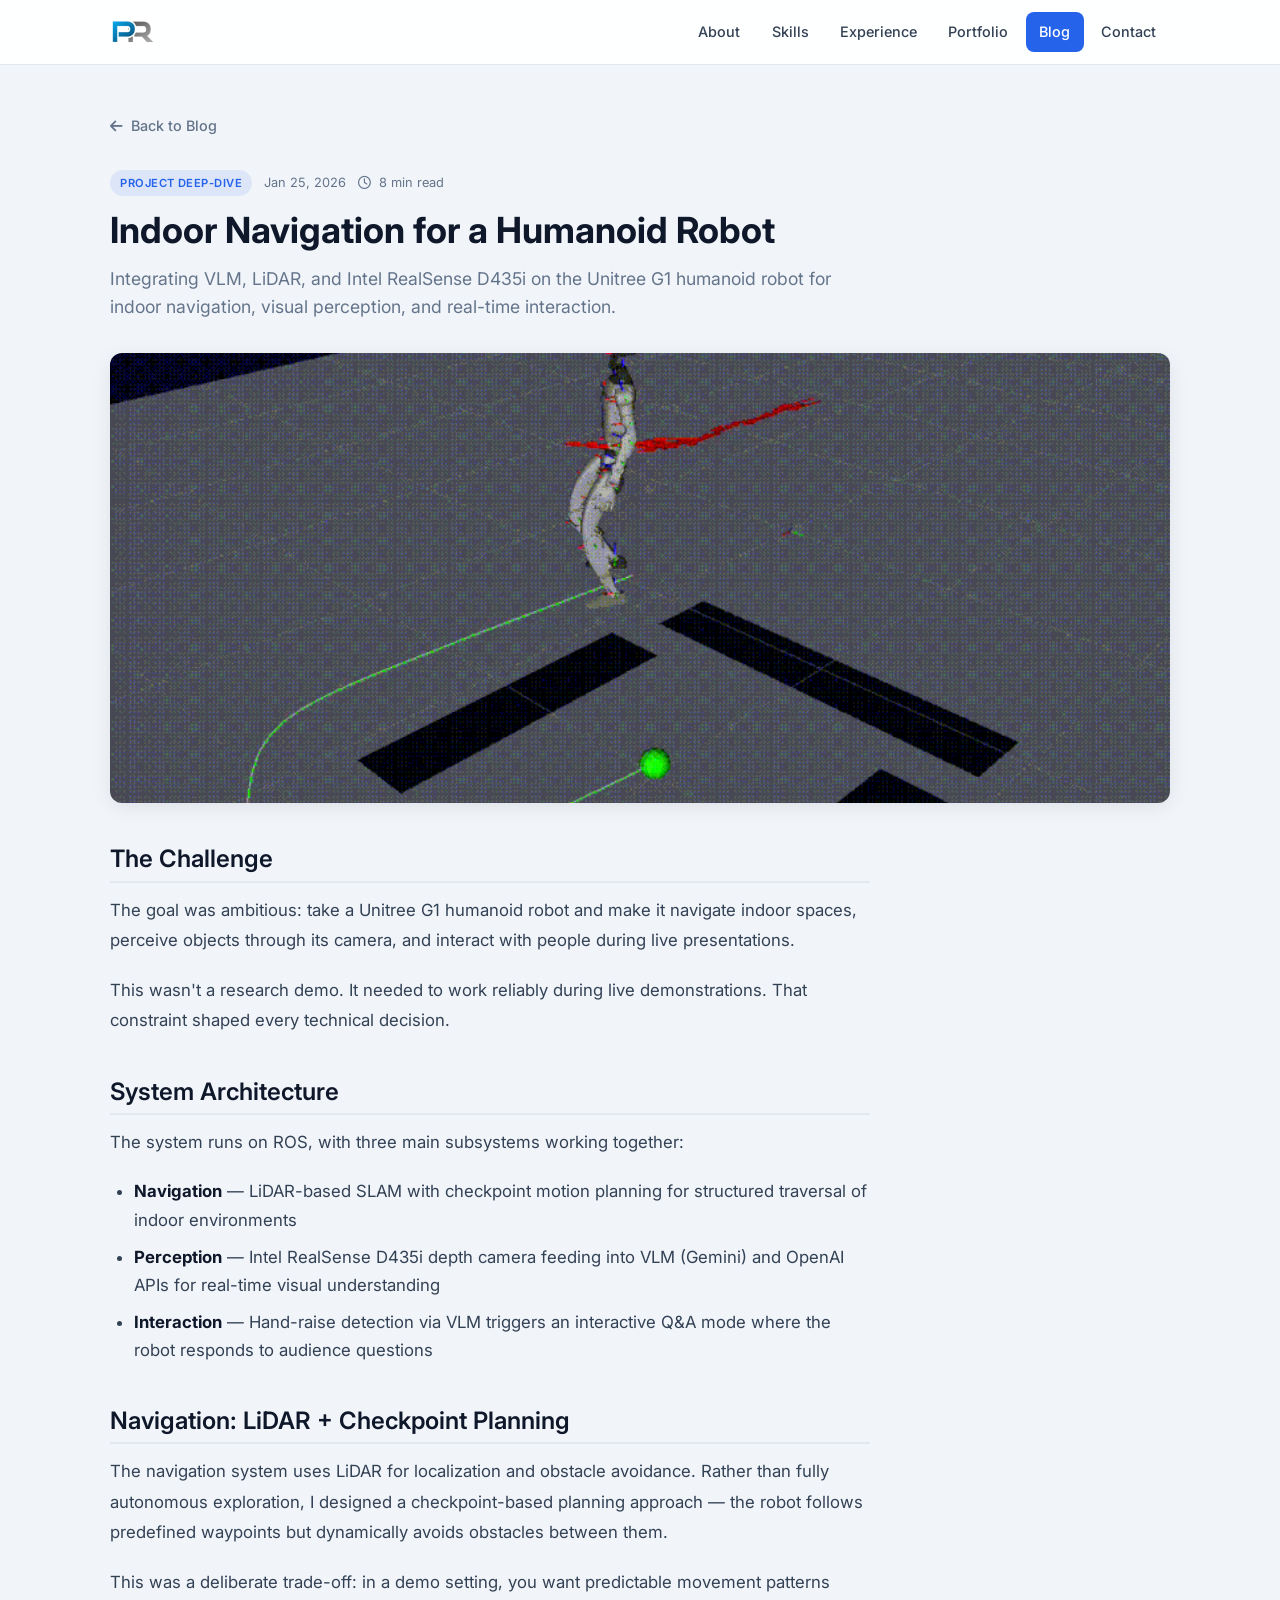
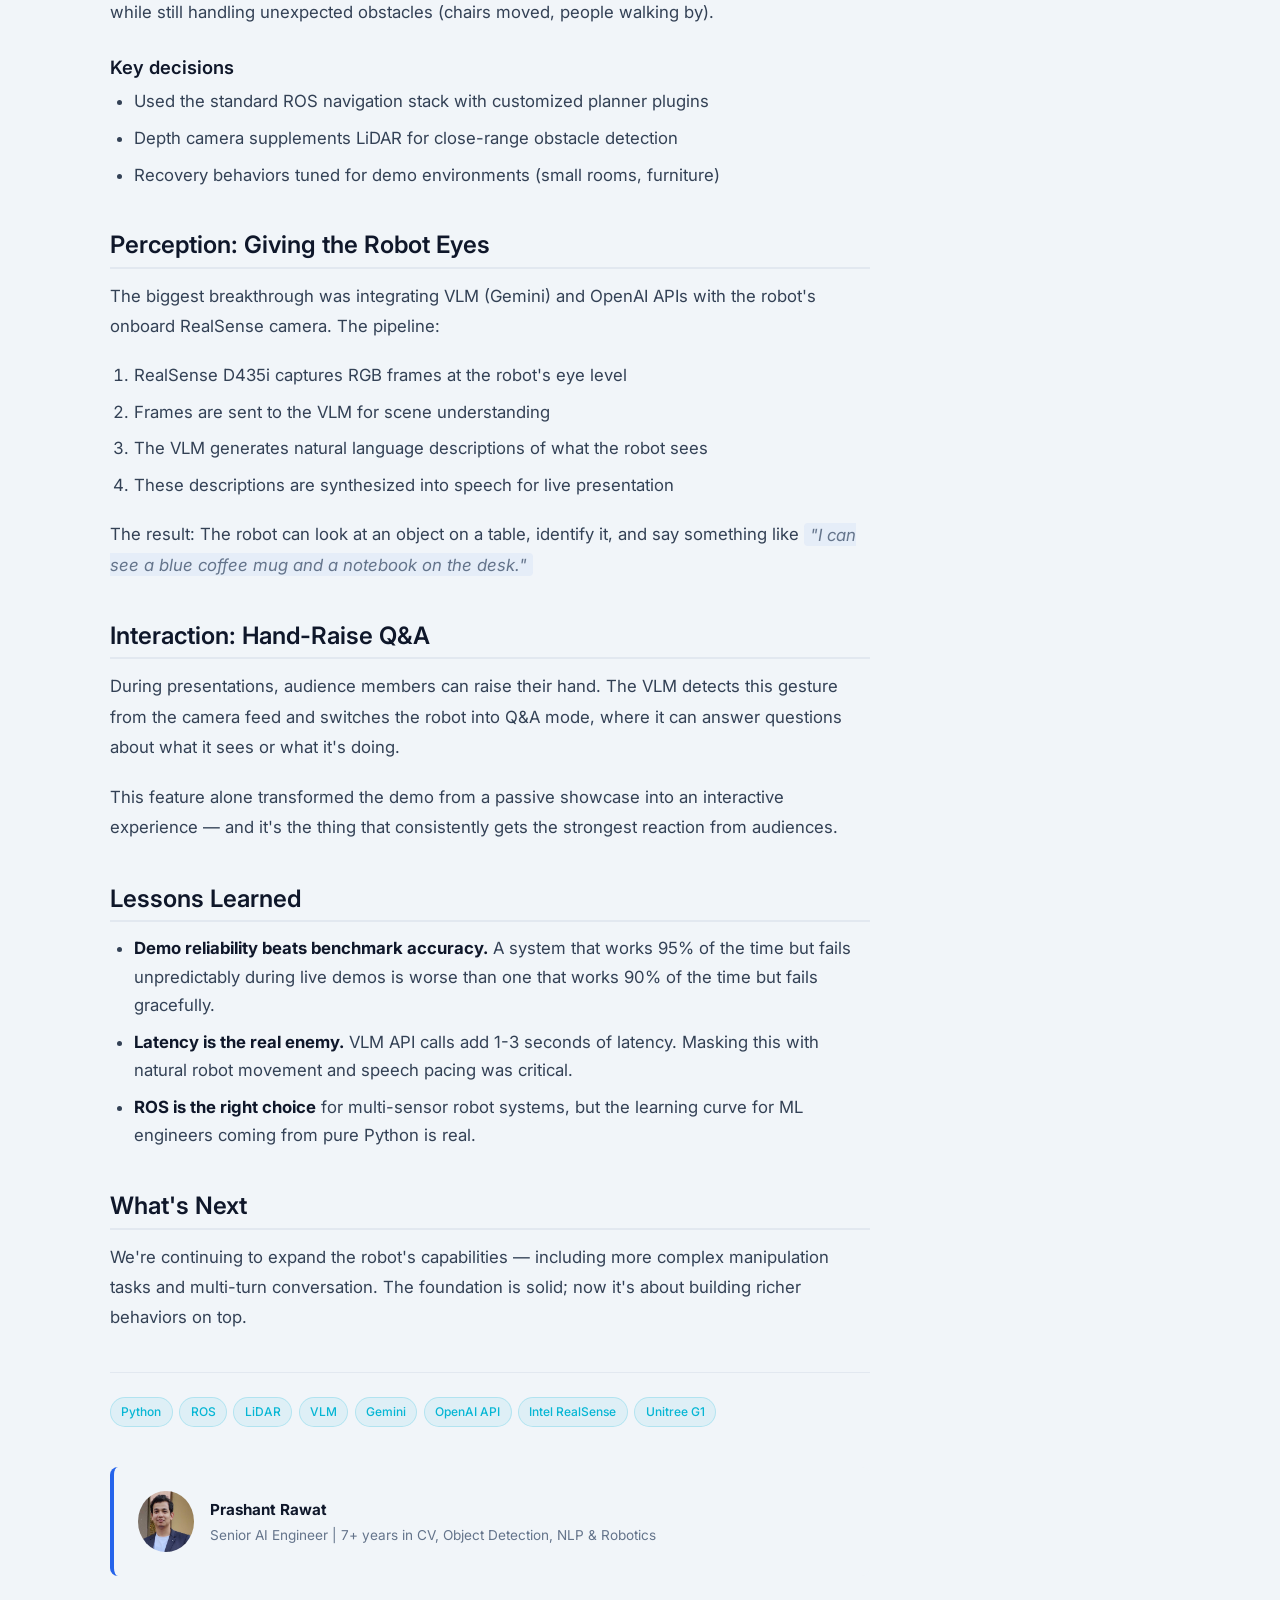
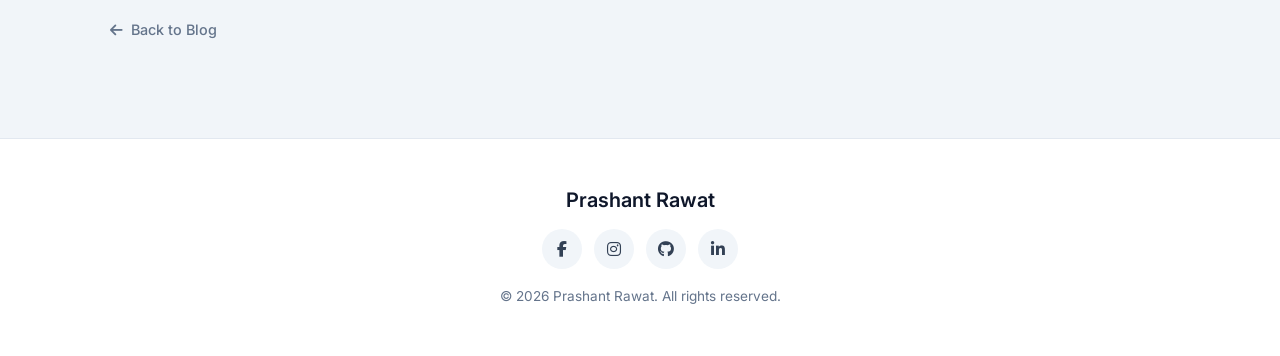
<file: blog/humanoid-robot-navigation.html>
<!doctype html><html lang="en"><head><meta charset="UTF-8"><meta name="viewport" content="width=device-width,initial-scale=1"><title>Indoor Navigation for a Humanoid Robot | Prashant Rawat</title><meta name="description" content="A walkthrough of integrating VLM, LiDAR, and RealSense D435i on the Unitree G1 humanoid robot for indoor navigation, perception, and interaction."><meta name="author" content="Prashant Rawat"><meta property="og:title" content="Indoor Navigation for a Humanoid Robot"><meta property="og:description" content="Integrating VLM, LiDAR, and RealSense on the Unitree G1 humanoid robot for indoor navigation and interaction."><meta property="og:type" content="article"><meta property="og:image" content="https://www.rawatprashant.com/assets/images/Projects/P_UnitreeG1.gif"><meta property="article:published_time" content="2026-01-25"><meta property="article:author" content="Prashant Rawat"><meta name="twitter:card" content="summary_large_image"><meta name="twitter:title" content="Indoor Navigation for a Humanoid Robot"><meta name="twitter:description" content="Integrating VLM, LiDAR, and RealSense on the Unitree G1 humanoid robot for indoor navigation and interaction."><meta name="twitter:image" content="https://www.rawatprashant.com/assets/images/Projects/P_UnitreeG1.gif"><meta name="keywords" content="Humanoid Robot, Indoor Navigation, VLM, Gemini, LiDAR, RealSense, ROS, Unitree G1, Prashant Rawat"><link rel="icon" type="image/png" href="../assets/images/logo_2.png"><link rel="preconnect" href="https://fonts.googleapis.com"><link rel="preconnect" href="https://fonts.gstatic.com" crossorigin><link href="https://fonts.googleapis.com/css2?family=Inter:wght@300;400;500;600;700&family=Fira+Code:wght@400;500&display=swap" rel="stylesheet"><link rel="stylesheet" href="https://cdnjs.cloudflare.com/ajax/libs/font-awesome/6.5.1/css/all.min.css" integrity="sha512-DTOQO9RWCH3ppGqcWaEA1BIZOC6xxalwEsw9c2QQeAIftl+Vegovlnee1c9QX4TctnWMn13TZye+giMm8e2LwA==" crossorigin="anonymous" referrerpolicy="no-referrer"><link rel="stylesheet" href="../assets/css/style.css"></head><body><header class="site-header" id="top"><div class="container header-inner"><a href="../index.html" class="logo"><img src="../assets/images/logo_2.png" alt="Prashant Rawat Logo" width="44" height="44"> </a><button class="nav-toggle" aria-label="Toggle navigation" aria-expanded="false"><span class="hamburger"></span></button><nav class="site-nav" role="navigation"><ul class="nav-list"><li><a href="../index.html#about">About</a></li><li><a href="../index.html#skills">Skills</a></li><li><a href="../index.html#experience">Experience</a></li><li><a href="../index.html#portfolio">Portfolio</a></li><li><a href="../blog.html" class="active">Blog</a></li><li><a href="../index.html#contact">Contact</a></li></ul></nav></div></header><main><article class="article-page"><div class="container"><a href="../blog.html" class="article-back"><i class="fas fa-arrow-left"></i> Back to Blog</a><header class="article-header"><div class="blog-card-meta"><span class="blog-category blog-category--project">Project Deep-Dive</span> <time datetime="2026-01-25">Jan 25, 2026</time> <span class="read-time"><i class="far fa-clock"></i> 8 min read</span></div><h1>Indoor Navigation for a Humanoid Robot</h1><p class="article-subtitle">Integrating VLM, LiDAR, and Intel RealSense D435i on the Unitree G1 humanoid robot for indoor navigation, visual perception, and real-time interaction.</p></header><div class="article-cover"><img src="../assets/images/Projects/P_UnitreeG1.gif" alt="Unitree G1 Humanoid Robot"></div><div class="article-content"><h2>The Challenge</h2><p>The goal was ambitious: take a Unitree G1 humanoid robot and make it navigate indoor spaces, perceive objects through its camera, and interact with people during live presentations.</p><p>This wasn't a research demo. It needed to work reliably during live demonstrations. That constraint shaped every technical decision.</p><h2>System Architecture</h2><p>The system runs on ROS, with three main subsystems working together:</p><ul><li><strong>Navigation</strong> — LiDAR-based SLAM with checkpoint motion planning for structured traversal of indoor environments</li><li><strong>Perception</strong> — Intel RealSense D435i depth camera feeding into VLM (Gemini) and OpenAI APIs for real-time visual understanding</li><li><strong>Interaction</strong> — Hand-raise detection via VLM triggers an interactive Q&amp;A mode where the robot responds to audience questions</li></ul><h2>Navigation: LiDAR + Checkpoint Planning</h2><p>The navigation system uses LiDAR for localization and obstacle avoidance. Rather than fully autonomous exploration, I designed a checkpoint-based planning approach — the robot follows predefined waypoints but dynamically avoids obstacles between them.</p><p>This was a deliberate trade-off: in a demo setting, you want predictable movement patterns while still handling unexpected obstacles (chairs moved, people walking by).</p><h3>Key decisions</h3><ul><li>Used the standard ROS navigation stack with customized planner plugins</li><li>Depth camera supplements LiDAR for close-range obstacle detection</li><li>Recovery behaviors tuned for demo environments (small rooms, furniture)</li></ul><h2>Perception: Giving the Robot Eyes</h2><p>The biggest breakthrough was integrating VLM (Gemini) and OpenAI APIs with the robot's onboard RealSense camera. The pipeline:</p><ol><li>RealSense D435i captures RGB frames at the robot's eye level</li><li>Frames are sent to the VLM for scene understanding</li><li>The VLM generates natural language descriptions of what the robot sees</li><li>These descriptions are synthesized into speech for live presentation</li></ol><p>The result: The robot can look at an object on a table, identify it, and say something like <em>"I can see a blue coffee mug and a notebook on the desk."</em></p><h2>Interaction: Hand-Raise Q&amp;A</h2><p>During presentations, audience members can raise their hand. The VLM detects this gesture from the camera feed and switches the robot into Q&amp;A mode, where it can answer questions about what it sees or what it's doing.</p><p>This feature alone transformed the demo from a passive showcase into an interactive experience — and it's the thing that consistently gets the strongest reaction from audiences.</p><h2>Lessons Learned</h2><ul><li><strong>Demo reliability beats benchmark accuracy.</strong> A system that works 95% of the time but fails unpredictably during live demos is worse than one that works 90% of the time but fails gracefully.</li><li><strong>Latency is the real enemy.</strong> VLM API calls add 1-3 seconds of latency. Masking this with natural robot movement and speech pacing was critical.</li><li><strong>ROS is the right choice</strong> for multi-sensor robot systems, but the learning curve for ML engineers coming from pure Python is real.</li></ul><h2>What's Next</h2><p>We're continuing to expand the robot's capabilities — including more complex manipulation tasks and multi-turn conversation. The foundation is solid; now it's about building richer behaviors on top.</p><div class="article-tags"><span class="project-tag">Python</span> <span class="project-tag">ROS</span> <span class="project-tag">LiDAR</span> <span class="project-tag">VLM</span> <span class="project-tag">Gemini</span> <span class="project-tag">OpenAI API</span> <span class="project-tag">Intel RealSense</span> <span class="project-tag">Unitree G1</span></div></div><div class="article-author"><img src="../assets/images/profile_pic.jpg" alt="Prashant Rawat" width="56" height="56"><div><strong>Prashant Rawat</strong><p>Senior AI Engineer | 7+ years in CV, Object Detection, NLP &amp; Robotics</p></div></div><a href="../blog.html" class="article-back"><i class="fas fa-arrow-left"></i> Back to Blog</a></div></article></main><footer class="site-footer"><div class="container"><h2 class="footer-name">Prashant Rawat</h2><div class="footer-social"><a href="https://www.facebook.com/prashantrawat.yuki" target="_blank" rel="noopener noreferrer" aria-label="Facebook"><i class="fab fa-facebook-f"></i></a> <a href="https://www.instagram.com/decoderprashant" target="_blank" rel="noopener noreferrer" aria-label="Instagram"><i class="fab fa-instagram"></i></a> <a href="https://github.com/kouya-marino" target="_blank" rel="noopener noreferrer" aria-label="GitHub"><i class="fab fa-github"></i></a> <a href="https://www.linkedin.com/in/rawat-prashant" target="_blank" rel="noopener noreferrer" aria-label="LinkedIn"><i class="fab fa-linkedin-in"></i></a></div><p class="footer-copy">&copy; 2026 Prashant Rawat. All rights reserved.</p></div></footer><button class="back-to-top" aria-label="Back to top" title="Back to top"><i class="fas fa-chevron-up"></i></button><script src="../assets/js/main.js"></script></body></html>
</file>
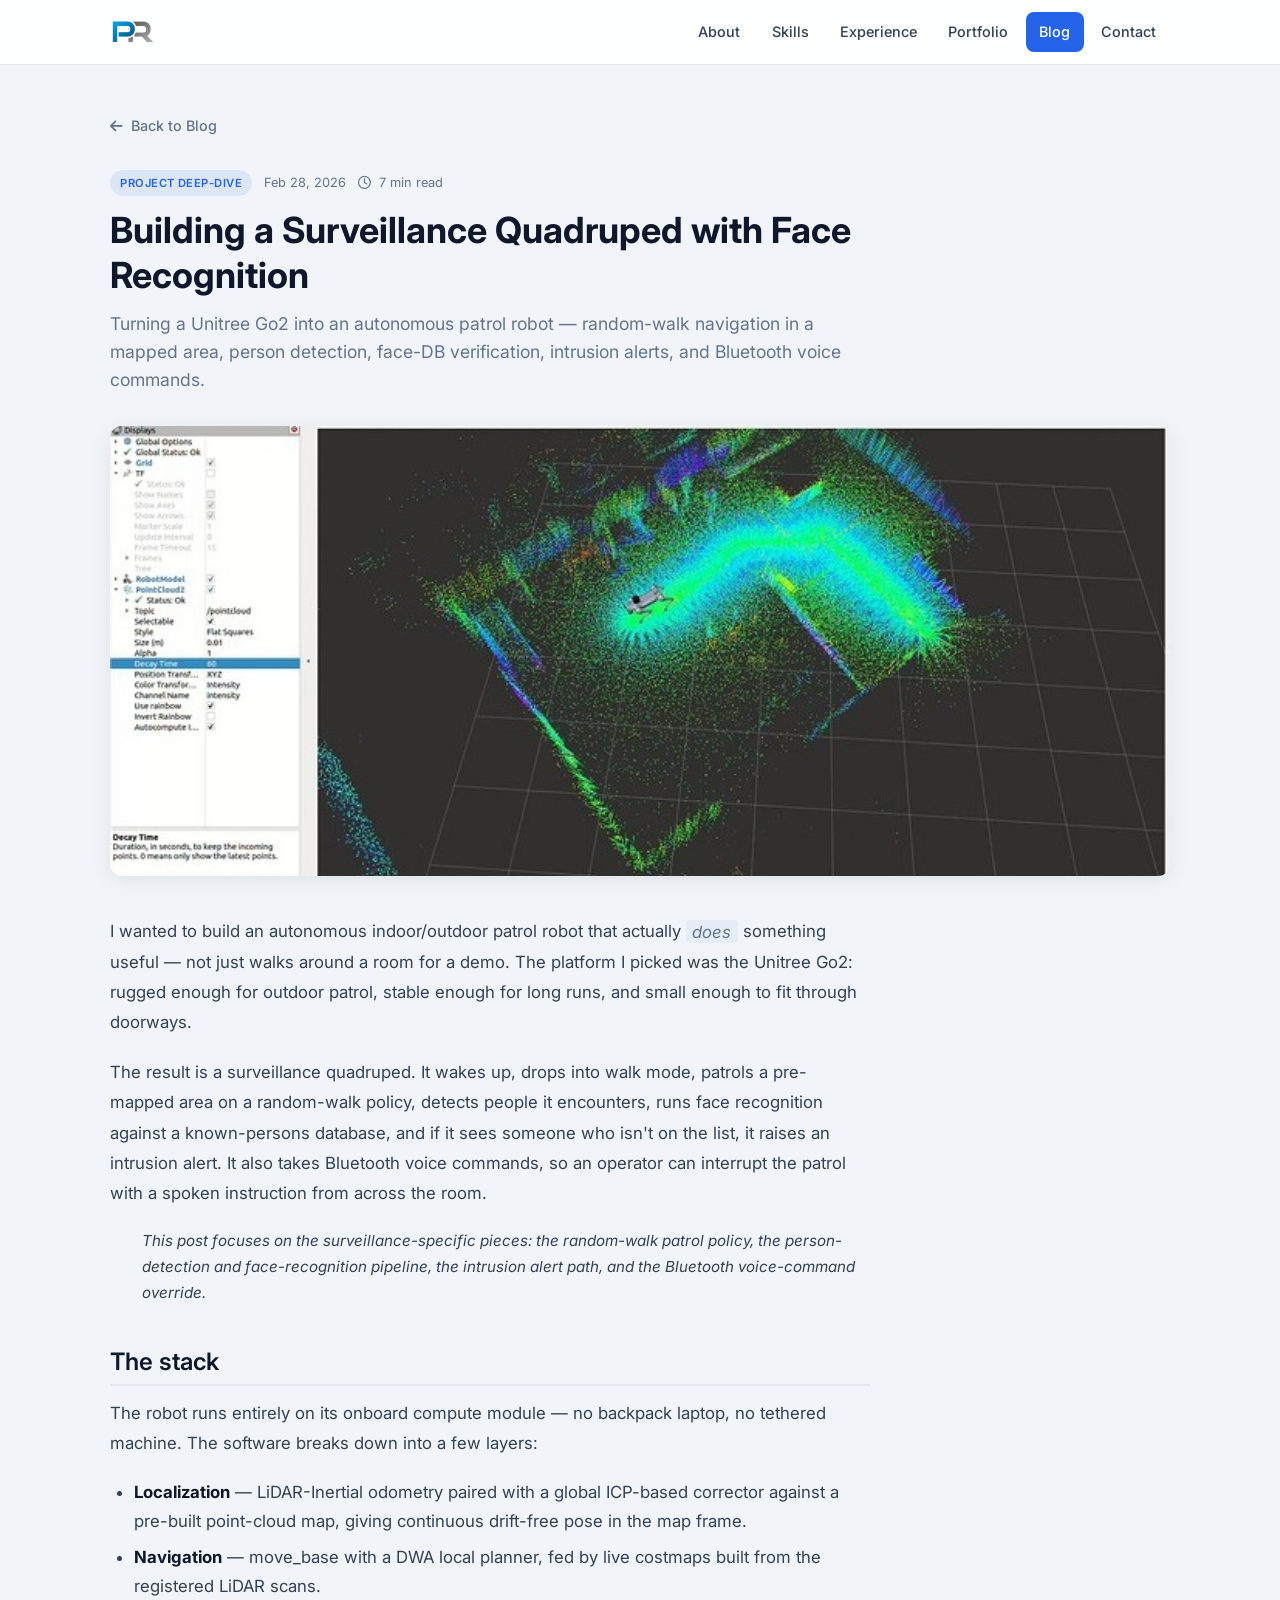
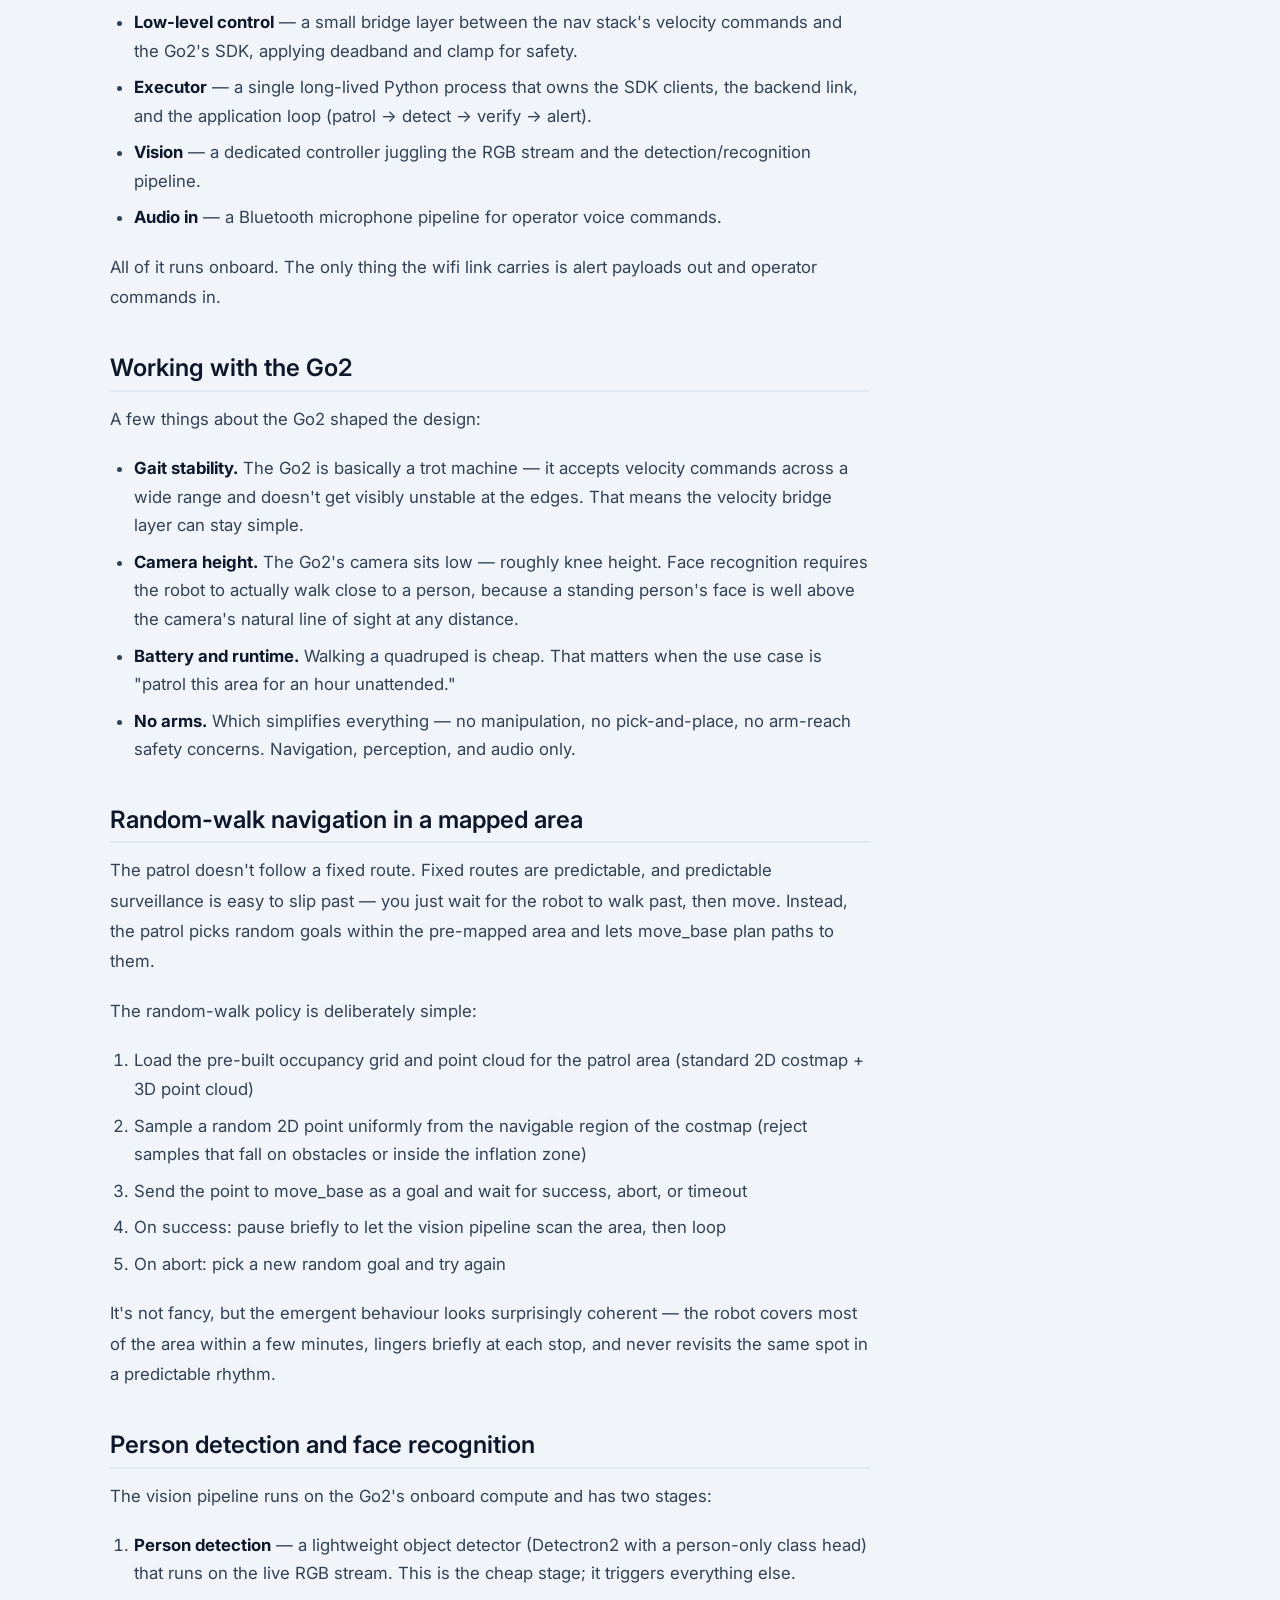
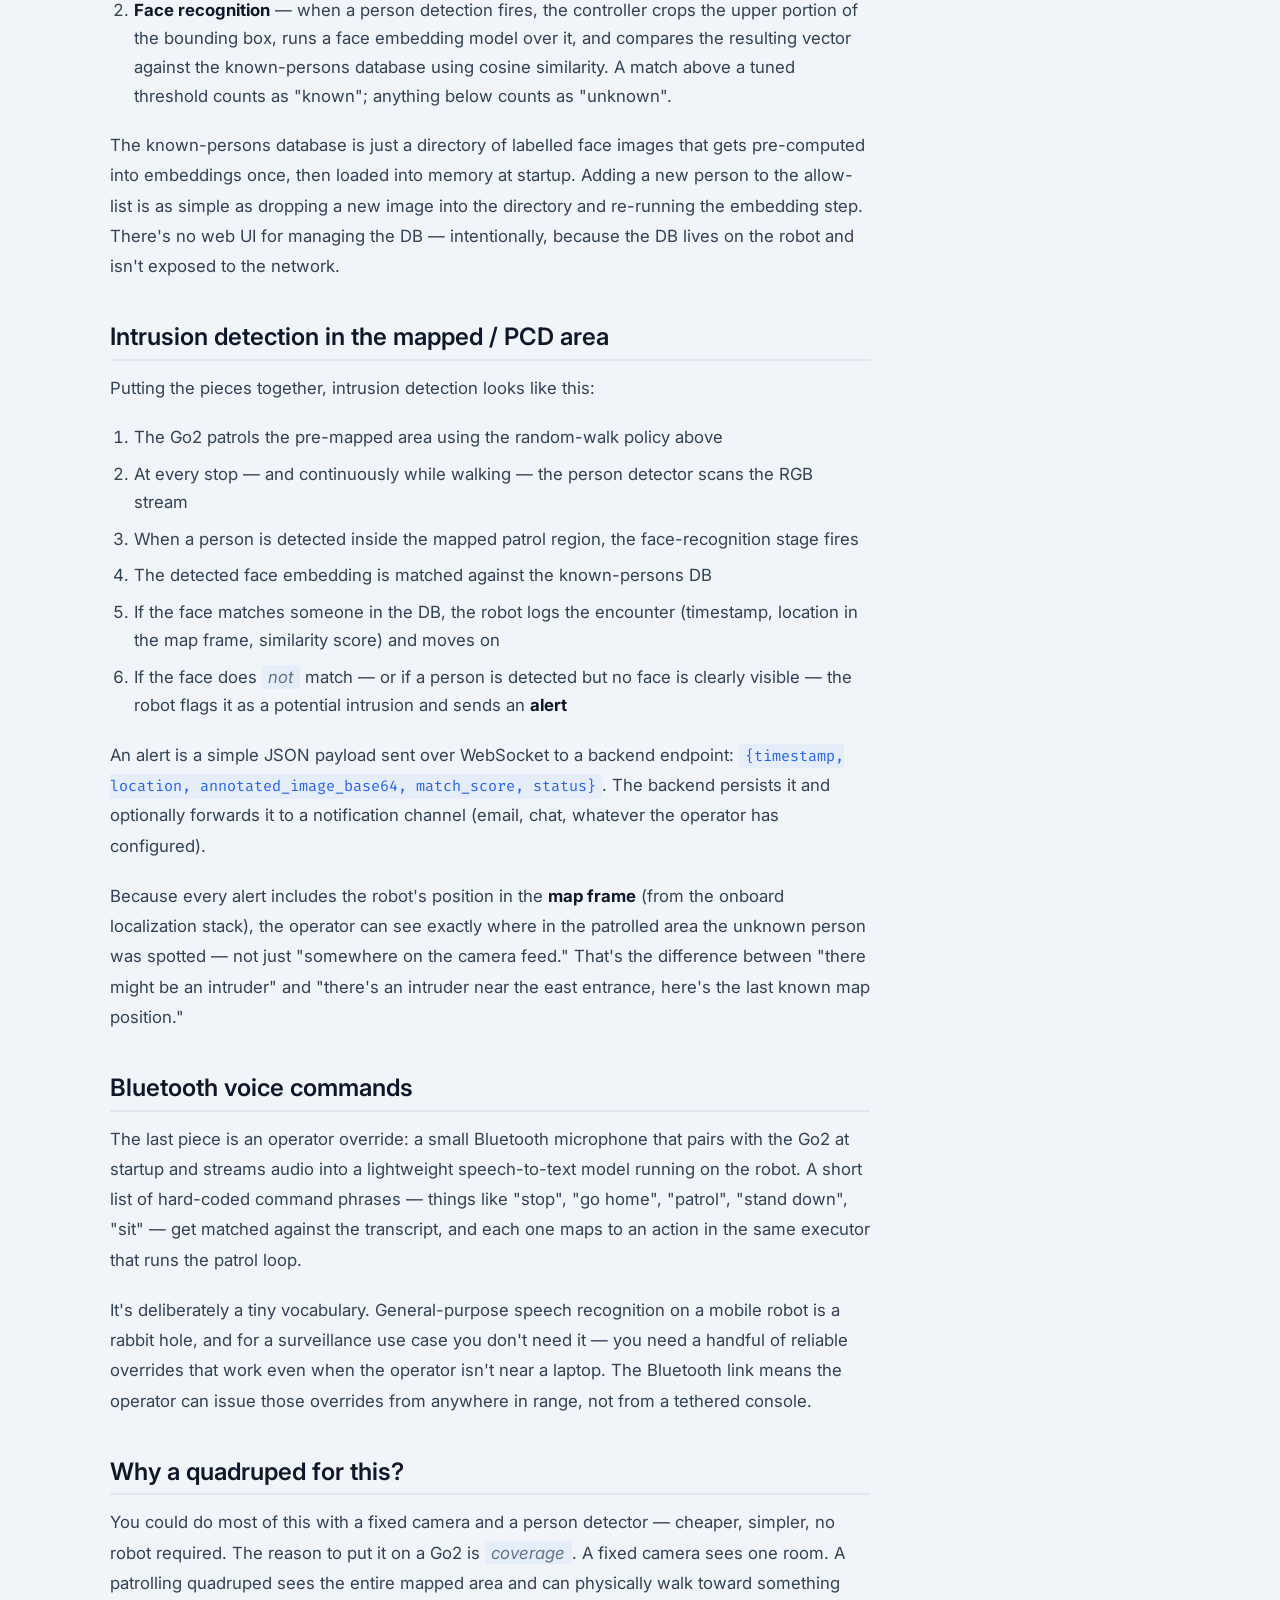
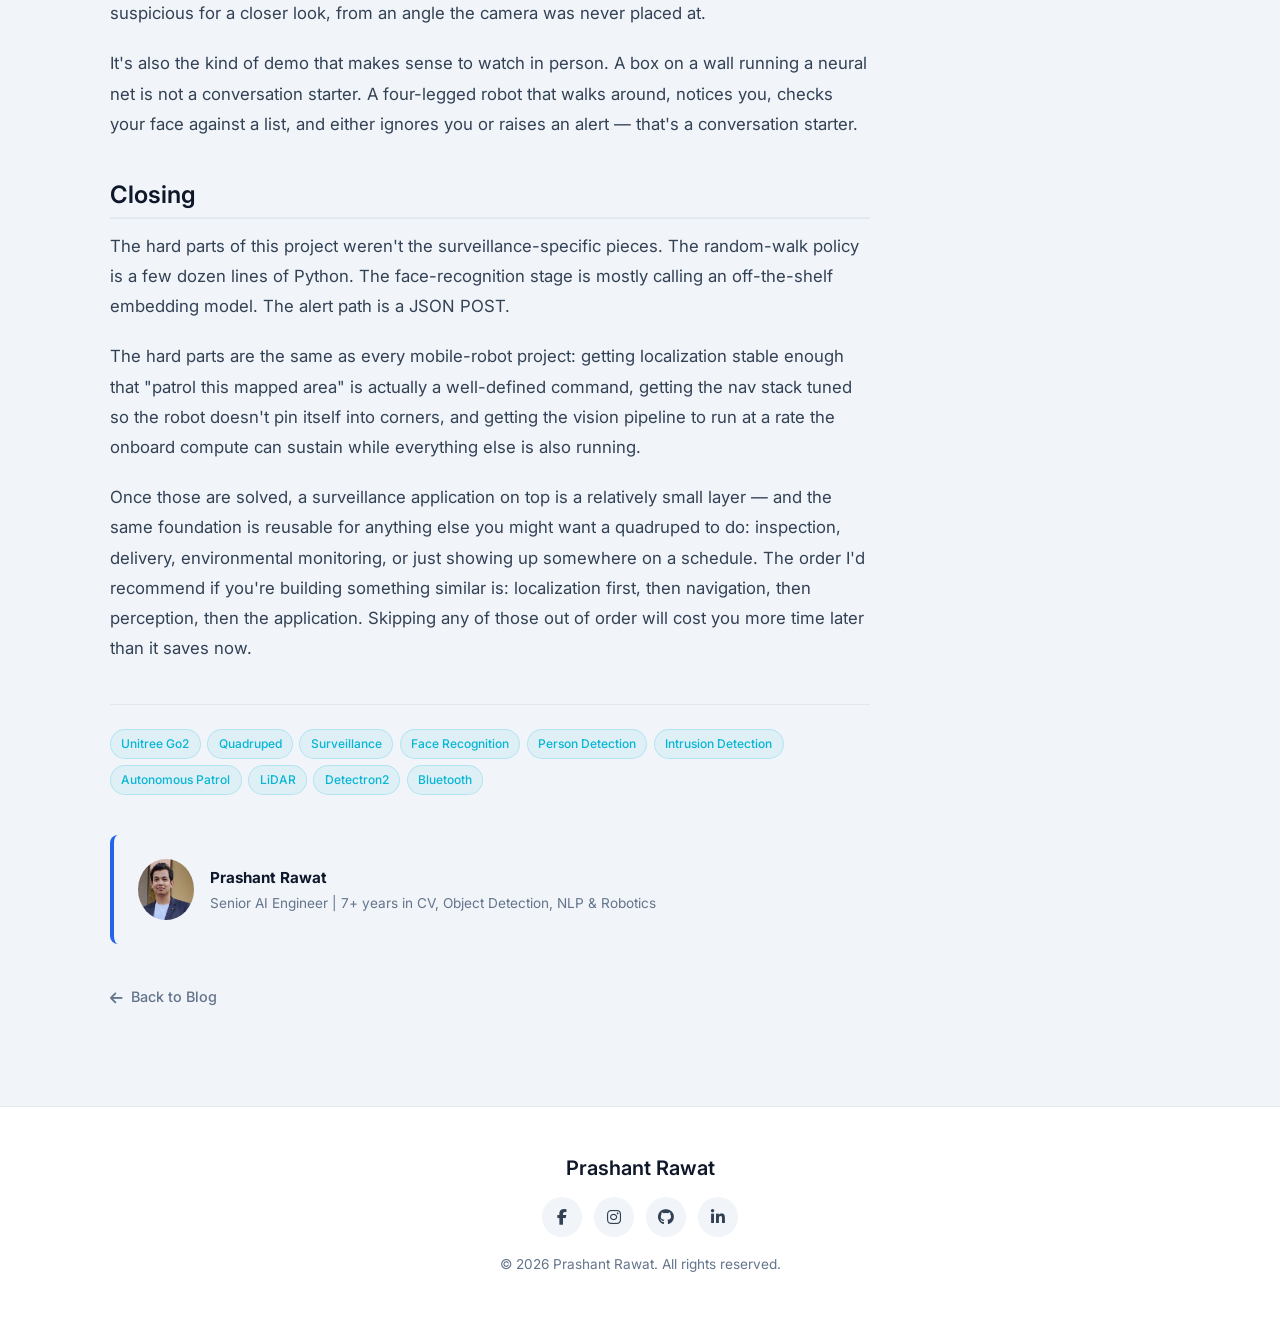
<file: blog/surveillance-quadruped-face-recognition.html>
<!doctype html><html lang="en"><head><meta charset="UTF-8"><meta name="viewport" content="width=device-width,initial-scale=1"><title>Building a Surveillance Quadruped with Face Recognition | Prashant Rawat</title><meta name="description" content="Turning a Unitree Go2 into an autonomous patrol robot — random-walk navigation, person detection, face recognition against a known-persons DB, and intrusion alerts."><meta name="author" content="Prashant Rawat"><meta property="og:title" content="Building a Surveillance Quadruped with Face Recognition"><meta property="og:description" content="Unitree Go2 autonomous patrol: random-walk navigation, person detection, face-DB verification, and intrusion alerts in a mapped area."><meta property="og:type" content="article"><meta property="og:image" content="https://www.rawatprashant.com/assets/images/Projects/P_UnitreeGo2.jpg"><meta property="article:published_time" content="2026-02-28"><meta property="article:author" content="Prashant Rawat"><meta name="twitter:card" content="summary_large_image"><meta name="twitter:title" content="Building a Surveillance Quadruped with Face Recognition"><meta name="twitter:description" content="Unitree Go2 autonomous patrol: random-walk navigation, person detection, face-DB verification, and intrusion alerts in a mapped area."><meta name="twitter:image" content="https://www.rawatprashant.com/assets/images/Projects/P_UnitreeGo2.jpg"><meta name="keywords" content="Unitree Go2, Quadruped Robot, Surveillance Robot, Face Recognition, Person Detection, Intrusion Detection, Autonomous Patrol, LiDAR Mapping, Bluetooth Voice Control, Robotics, Prashant Rawat"><link rel="icon" type="image/png" href="../assets/images/logo_2.png"><link rel="preconnect" href="https://fonts.googleapis.com"><link rel="preconnect" href="https://fonts.gstatic.com" crossorigin><link href="https://fonts.googleapis.com/css2?family=Inter:wght@300;400;500;600;700&family=Fira+Code:wght@400;500&display=swap" rel="stylesheet"><link rel="stylesheet" href="https://cdnjs.cloudflare.com/ajax/libs/font-awesome/6.5.1/css/all.min.css" integrity="sha512-DTOQO9RWCH3ppGqcWaEA1BIZOC6xxalwEsw9c2QQeAIftl+Vegovlnee1c9QX4TctnWMn13TZye+giMm8e2LwA==" crossorigin="anonymous" referrerpolicy="no-referrer"><link rel="stylesheet" href="../assets/css/style.css"></head><body><header class="site-header" id="top"><div class="container header-inner"><a href="../index.html" class="logo"><img src="../assets/images/logo_2.png" alt="Prashant Rawat Logo" width="44" height="44"> </a><button class="nav-toggle" aria-label="Toggle navigation" aria-expanded="false"><span class="hamburger"></span></button><nav class="site-nav" role="navigation"><ul class="nav-list"><li><a href="../index.html#about">About</a></li><li><a href="../index.html#skills">Skills</a></li><li><a href="../index.html#experience">Experience</a></li><li><a href="../index.html#portfolio">Portfolio</a></li><li><a href="../blog.html" class="active">Blog</a></li><li><a href="../index.html#contact">Contact</a></li></ul></nav></div></header><main><article class="article-page"><div class="container"><a href="../blog.html" class="article-back"><i class="fas fa-arrow-left"></i> Back to Blog</a><header class="article-header"><div class="blog-card-meta"><span class="blog-category blog-category--project">Project Deep-Dive</span> <time datetime="2026-02-28">Feb 28, 2026</time> <span class="read-time"><i class="far fa-clock"></i> 7 min read</span></div><h1>Building a Surveillance Quadruped with Face Recognition</h1><p class="article-subtitle">Turning a Unitree Go2 into an autonomous patrol robot — random-walk navigation in a mapped area, person detection, face-DB verification, intrusion alerts, and Bluetooth voice commands.</p></header><div class="article-cover"><img src="../assets/images/Projects/P_UnitreeGo2.jpg" alt="Unitree Go2 quadruped robot used as an autonomous patrol platform"></div><div class="article-content"><p>I wanted to build an autonomous indoor/outdoor patrol robot that actually <em>does</em> something useful — not just walks around a room for a demo. The platform I picked was the Unitree Go2: rugged enough for outdoor patrol, stable enough for long runs, and small enough to fit through doorways.</p><p>The result is a surveillance quadruped. It wakes up, drops into walk mode, patrols a pre-mapped area on a random-walk policy, detects people it encounters, runs face recognition against a known-persons database, and if it sees someone who isn't on the list, it raises an intrusion alert. It also takes Bluetooth voice commands, so an operator can interrupt the patrol with a spoken instruction from across the room.</p><blockquote><p>This post focuses on the surveillance-specific pieces: the random-walk patrol policy, the person-detection and face-recognition pipeline, the intrusion alert path, and the Bluetooth voice-command override.</p></blockquote><h2>The stack</h2><p>The robot runs entirely on its onboard compute module — no backpack laptop, no tethered machine. The software breaks down into a few layers:</p><ul><li><strong>Localization</strong> — LiDAR-Inertial odometry paired with a global ICP-based corrector against a pre-built point-cloud map, giving continuous drift-free pose in the map frame.</li><li><strong>Navigation</strong> — move_base with a DWA local planner, fed by live costmaps built from the registered LiDAR scans.</li><li><strong>Low-level control</strong> — a small bridge layer between the nav stack's velocity commands and the Go2's SDK, applying deadband and clamp for safety.</li><li><strong>Executor</strong> — a single long-lived Python process that owns the SDK clients, the backend link, and the application loop (patrol → detect → verify → alert).</li><li><strong>Vision</strong> — a dedicated controller juggling the RGB stream and the detection/recognition pipeline.</li><li><strong>Audio in</strong> — a Bluetooth microphone pipeline for operator voice commands.</li></ul><p>All of it runs onboard. The only thing the wifi link carries is alert payloads out and operator commands in.</p><h2>Working with the Go2</h2><p>A few things about the Go2 shaped the design:</p><ul><li><strong>Gait stability.</strong> The Go2 is basically a trot machine — it accepts velocity commands across a wide range and doesn't get visibly unstable at the edges. That means the velocity bridge layer can stay simple.</li><li><strong>Camera height.</strong> The Go2's camera sits low — roughly knee height. Face recognition requires the robot to actually walk close to a person, because a standing person's face is well above the camera's natural line of sight at any distance.</li><li><strong>Battery and runtime.</strong> Walking a quadruped is cheap. That matters when the use case is "patrol this area for an hour unattended."</li><li><strong>No arms.</strong> Which simplifies everything — no manipulation, no pick-and-place, no arm-reach safety concerns. Navigation, perception, and audio only.</li></ul><h2>Random-walk navigation in a mapped area</h2><p>The patrol doesn't follow a fixed route. Fixed routes are predictable, and predictable surveillance is easy to slip past — you just wait for the robot to walk past, then move. Instead, the patrol picks random goals within the pre-mapped area and lets move_base plan paths to them.</p><p>The random-walk policy is deliberately simple:</p><ol><li>Load the pre-built occupancy grid and point cloud for the patrol area (standard 2D costmap + 3D point cloud)</li><li>Sample a random 2D point uniformly from the navigable region of the costmap (reject samples that fall on obstacles or inside the inflation zone)</li><li>Send the point to move_base as a goal and wait for success, abort, or timeout</li><li>On success: pause briefly to let the vision pipeline scan the area, then loop</li><li>On abort: pick a new random goal and try again</li></ol><p>It's not fancy, but the emergent behaviour looks surprisingly coherent — the robot covers most of the area within a few minutes, lingers briefly at each stop, and never revisits the same spot in a predictable rhythm.</p><h2>Person detection and face recognition</h2><p>The vision pipeline runs on the Go2's onboard compute and has two stages:</p><ol><li><strong>Person detection</strong> — a lightweight object detector (Detectron2 with a person-only class head) that runs on the live RGB stream. This is the cheap stage; it triggers everything else.</li><li><strong>Face recognition</strong> — when a person detection fires, the controller crops the upper portion of the bounding box, runs a face embedding model over it, and compares the resulting vector against the known-persons database using cosine similarity. A match above a tuned threshold counts as "known"; anything below counts as "unknown".</li></ol><p>The known-persons database is just a directory of labelled face images that gets pre-computed into embeddings once, then loaded into memory at startup. Adding a new person to the allow-list is as simple as dropping a new image into the directory and re-running the embedding step. There's no web UI for managing the DB — intentionally, because the DB lives on the robot and isn't exposed to the network.</p><h2>Intrusion detection in the mapped / PCD area</h2><p>Putting the pieces together, intrusion detection looks like this:</p><ol><li>The Go2 patrols the pre-mapped area using the random-walk policy above</li><li>At every stop — and continuously while walking — the person detector scans the RGB stream</li><li>When a person is detected inside the mapped patrol region, the face-recognition stage fires</li><li>The detected face embedding is matched against the known-persons DB</li><li>If the face matches someone in the DB, the robot logs the encounter (timestamp, location in the map frame, similarity score) and moves on</li><li>If the face does <em>not</em> match — or if a person is detected but no face is clearly visible — the robot flags it as a potential intrusion and sends an <strong>alert</strong></li></ol><p>An alert is a simple JSON payload sent over WebSocket to a backend endpoint: <code>{timestamp, location, annotated_image_base64, match_score, status}</code>. The backend persists it and optionally forwards it to a notification channel (email, chat, whatever the operator has configured).</p><p>Because every alert includes the robot's position in the <strong>map frame</strong> (from the onboard localization stack), the operator can see exactly where in the patrolled area the unknown person was spotted — not just "somewhere on the camera feed." That's the difference between "there might be an intruder" and "there's an intruder near the east entrance, here's the last known map position."</p><h2>Bluetooth voice commands</h2><p>The last piece is an operator override: a small Bluetooth microphone that pairs with the Go2 at startup and streams audio into a lightweight speech-to-text model running on the robot. A short list of hard-coded command phrases — things like "stop", "go home", "patrol", "stand down", "sit" — get matched against the transcript, and each one maps to an action in the same executor that runs the patrol loop.</p><p>It's deliberately a tiny vocabulary. General-purpose speech recognition on a mobile robot is a rabbit hole, and for a surveillance use case you don't need it — you need a handful of reliable overrides that work even when the operator isn't near a laptop. The Bluetooth link means the operator can issue those overrides from anywhere in range, not from a tethered console.</p><h2>Why a quadruped for this?</h2><p>You could do most of this with a fixed camera and a person detector — cheaper, simpler, no robot required. The reason to put it on a Go2 is <em>coverage</em>. A fixed camera sees one room. A patrolling quadruped sees the entire mapped area and can physically walk toward something suspicious for a closer look, from an angle the camera was never placed at.</p><p>It's also the kind of demo that makes sense to watch in person. A box on a wall running a neural net is not a conversation starter. A four-legged robot that walks around, notices you, checks your face against a list, and either ignores you or raises an alert — that's a conversation starter.</p><h2>Closing</h2><p>The hard parts of this project weren't the surveillance-specific pieces. The random-walk policy is a few dozen lines of Python. The face-recognition stage is mostly calling an off-the-shelf embedding model. The alert path is a JSON POST.</p><p>The hard parts are the same as every mobile-robot project: getting localization stable enough that "patrol this mapped area" is actually a well-defined command, getting the nav stack tuned so the robot doesn't pin itself into corners, and getting the vision pipeline to run at a rate the onboard compute can sustain while everything else is also running.</p><p>Once those are solved, a surveillance application on top is a relatively small layer — and the same foundation is reusable for anything else you might want a quadruped to do: inspection, delivery, environmental monitoring, or just showing up somewhere on a schedule. The order I'd recommend if you're building something similar is: localization first, then navigation, then perception, then the application. Skipping any of those out of order will cost you more time later than it saves now.</p><div class="article-tags"><span class="project-tag">Unitree Go2</span> <span class="project-tag">Quadruped</span> <span class="project-tag">Surveillance</span> <span class="project-tag">Face Recognition</span> <span class="project-tag">Person Detection</span> <span class="project-tag">Intrusion Detection</span> <span class="project-tag">Autonomous Patrol</span> <span class="project-tag">LiDAR</span> <span class="project-tag">Detectron2</span> <span class="project-tag">Bluetooth</span></div></div><div class="article-author"><img src="../assets/images/profile_pic.jpg" alt="Prashant Rawat" width="56" height="56"><div><strong>Prashant Rawat</strong><p>Senior AI Engineer | 7+ years in CV, Object Detection, NLP &amp; Robotics</p></div></div><a href="../blog.html" class="article-back"><i class="fas fa-arrow-left"></i> Back to Blog</a></div></article></main><footer class="site-footer"><div class="container"><h2 class="footer-name">Prashant Rawat</h2><div class="footer-social"><a href="https://www.facebook.com/prashantrawat.yuki" target="_blank" rel="noopener noreferrer" aria-label="Facebook"><i class="fab fa-facebook-f"></i></a> <a href="https://www.instagram.com/decoderprashant" target="_blank" rel="noopener noreferrer" aria-label="Instagram"><i class="fab fa-instagram"></i></a> <a href="https://github.com/kouya-marino" target="_blank" rel="noopener noreferrer" aria-label="GitHub"><i class="fab fa-github"></i></a> <a href="https://www.linkedin.com/in/rawat-prashant" target="_blank" rel="noopener noreferrer" aria-label="LinkedIn"><i class="fab fa-linkedin-in"></i></a></div><p class="footer-copy">&copy; 2026 Prashant Rawat. All rights reserved.</p></div></footer><button class="back-to-top" aria-label="Back to top" title="Back to top"><i class="fas fa-chevron-up"></i></button><script src="../assets/js/main.js"></script></body></html>
</file>
<file: assets/css/style.css>
:root{--color-primary:#2563eb;--color-primary-dark:#1d4ed8;--color-accent:#06b6d4;--color-success:#10b981;--color-bg:#f1f5f9;--color-card:#ffffff;--color-text:#334155;--color-text-light:#64748b;--color-text-heading:#0f172a;--color-border:#e2e8f0;--font-main:'Inter',-apple-system,BlinkMacSystemFont,'Segoe UI',Roboto,sans-serif;--font-mono:'Fira Code',monospace;--shadow-sm:0 1px 3px rgba(0,0,0,0.08);--shadow-md:0 4px 20px rgba(0,0,0,0.08);--shadow-lg:0 10px 40px rgba(0,0,0,0.1);--radius:12px;--radius-sm:8px;--transition:0.3s ease;--container-width:1100px}*,::after,::before{box-sizing:border-box;margin:0;padding:0}html{scroll-behavior:smooth;-webkit-text-size-adjust:100%}body{font-family:var(--font-main);font-size:16px;line-height:1.7;color:var(--color-text);background-color:var(--color-bg);overflow-x:hidden;-webkit-font-smoothing:antialiased}img{max-width:100%;height:auto;display:block}a{color:var(--color-primary);text-decoration:none;transition:color var(--transition)}a:hover{color:var(--color-primary-dark)}h1,h2,h3,h4{color:var(--color-text-heading);line-height:1.3}.container{max-width:var(--container-width);margin:0 auto;padding:0 1.25rem}.site-header{position:fixed;top:0;left:0;right:0;z-index:100;background:rgba(255,255,255,.92);backdrop-filter:blur(12px);-webkit-backdrop-filter:blur(12px);border-bottom:1px solid var(--color-border);transition:box-shadow var(--transition)}.site-header.scrolled{box-shadow:var(--shadow-sm)}.header-inner{display:flex;align-items:center;justify-content:space-between;height:64px}.logo img{border-radius:6px}.nav-list{display:flex;list-style:none;gap:.25rem}.nav-list a{display:block;padding:.5rem .85rem;font-size:.9rem;font-weight:500;color:var(--color-text);border-radius:var(--radius-sm);transition:background var(--transition),color var(--transition)}.nav-list a.active,.nav-list a:hover{background:var(--color-primary);color:#fff}.nav-toggle{display:none;background:0 0;border:none;cursor:pointer;width:40px;height:40px;position:relative}.hamburger,.hamburger::after,.hamburger::before{display:block;width:24px;height:2px;background:var(--color-text-heading);border-radius:2px;transition:all var(--transition);position:absolute;left:8px}.hamburger{top:19px}.hamburger::before{content:'';top:-7px}.hamburger::after{content:'';top:7px}.nav-toggle[aria-expanded=true] .hamburger{background:0 0}.nav-toggle[aria-expanded=true] .hamburger::before{top:0;transform:rotate(45deg)}.nav-toggle[aria-expanded=true] .hamburger::after{top:0;transform:rotate(-45deg)}.hero{position:relative;min-height:100vh;display:flex;align-items:center;justify-content:center;text-align:center;color:#fff;padding-top:64px}.hero-bg{position:absolute;inset:0;overflow:hidden}.hero-bg img{width:100%;height:100%;object-fit:cover}.hero-overlay{position:absolute;inset:0;background:linear-gradient(135deg,rgba(15,23,42,.85),rgba(37,99,235,.6))}.hero-content{position:relative;z-index:2;padding:2rem}.avatar-wrapper{margin-bottom:1.5rem}.avatar{width:160px;height:160px;border-radius:50%;border:4px solid rgba(255,255,255,.3);object-fit:cover;margin:0 auto}.hero h1{font-size:3rem;font-weight:700;color:#fff;margin-bottom:.25rem}.hero-subtitle{font-size:1.25rem;font-weight:300;opacity:.9;margin-bottom:1.5rem}.hero-social{display:flex;justify-content:center;gap:1rem;margin-bottom:2rem}.hero-social a{display:flex;align-items:center;justify-content:center;width:44px;height:44px;border-radius:50%;background:rgba(255,255,255,.15);color:#fff;font-size:1.1rem;transition:background var(--transition),transform var(--transition)}.hero-social a:hover{background:rgba(255,255,255,.3);transform:translateY(-3px);color:#fff}.hero-actions{display:flex;gap:1rem;justify-content:center;flex-wrap:wrap}.btn{display:inline-flex;align-items:center;gap:.5rem;padding:.75rem 1.75rem;font-size:.95rem;font-weight:600;border-radius:var(--radius-sm);border:2px solid transparent;cursor:pointer;transition:all var(--transition);text-decoration:none}.btn-primary{background:var(--color-primary);color:#fff;border-color:var(--color-primary)}.btn-primary:hover{background:var(--color-primary-dark);border-color:var(--color-primary-dark);color:#fff;transform:translateY(-2px);box-shadow:0 4px 12px rgba(37,99,235,.3)}.btn-outline{background:0 0;color:#fff;border-color:rgba(255,255,255,.5)}.btn-outline:hover{background:#fff;color:var(--color-primary);border-color:#fff;transform:translateY(-2px)}.section{padding:1.5rem 0}.card{background:var(--color-card);border-radius:var(--radius);box-shadow:var(--shadow-md);padding:3rem}.section-title{font-size:1.75rem;font-weight:600;margin-bottom:2rem;padding-bottom:.75rem;border-bottom:3px solid var(--color-primary);display:inline-block}.section-grid{display:grid;gap:2.5rem}.two-col{grid-template-columns:1fr 1fr}.bio-info{background:var(--color-bg);border-radius:var(--radius-sm);padding:1.5rem}.bio-row{display:flex;align-items:center;gap:1rem;padding:.75rem 0;border-bottom:1px solid var(--color-border)}.bio-row:last-child{border-bottom:none}.bio-label{font-weight:600;color:var(--color-text-heading);min-width:110px;font-size:.9rem}.bio-label i{width:20px;color:var(--color-primary);margin-right:.5rem}.bio-value{color:var(--color-text);font-size:.9rem;word-break:break-word}.skills-category{margin-bottom:1.75rem}.skills-category:last-child{margin-bottom:0}.skills-category-title{font-size:1rem;font-weight:600;color:var(--color-text-heading);margin-bottom:.75rem}.skills-category-title i{color:var(--color-primary);margin-right:.5rem;width:20px;text-align:center}.skills-tags{display:flex;flex-wrap:wrap;gap:.5rem}.skill-tag{display:inline-block;padding:.4rem 1rem;font-size:.85rem;font-weight:500;color:var(--color-primary);background:rgba(37,99,235,.08);border:1px solid rgba(37,99,235,.2);border-radius:50px;transition:all var(--transition)}.skill-tag:hover{background:var(--color-primary);color:#fff;transform:translateY(-2px);box-shadow:0 4px 12px rgba(37,99,235,.25)}.timeline{position:relative;padding-left:2rem}.timeline::before{content:'';position:absolute;left:11px;top:8px;bottom:8px;width:2px;background:var(--color-border)}.timeline-item{position:relative;padding-bottom:2rem}.timeline-item:last-child{padding-bottom:0}.timeline-marker{position:absolute;left:-2rem;top:6px;width:24px;height:24px;border-radius:50%;background:#fff;border:4px solid;z-index:2}.marker-info{border-color:var(--color-accent)}.marker-success{border-color:var(--color-success)}.timeline-content h3{font-size:1.1rem;font-weight:600;margin-bottom:.25rem}.timeline-content .company{font-weight:400;color:var(--color-text-light);font-size:.95rem}.timeline-date{display:inline-block;font-size:.85rem;color:var(--color-text-light);margin-bottom:.5rem;font-family:var(--font-mono)}.timeline-content p{font-size:.95rem;color:var(--color-text)}.project-row{display:grid;grid-template-columns:1fr 1fr;gap:2rem;align-items:center;padding:2rem 0;border-bottom:1px solid var(--color-border)}.project-row:last-child{border-bottom:none}.project-row.reverse .project-info{order:-1;text-align:right}.project-media img{border-radius:var(--radius-sm);width:100%;height:250px;object-fit:cover;box-shadow:var(--shadow-sm);transition:transform var(--transition),box-shadow var(--transition)}.project-media img:hover{transform:scale(1.02);box-shadow:var(--shadow-lg)}.video-thumbnail{position:relative;display:block;border-radius:var(--radius-sm);overflow:hidden;box-shadow:var(--shadow-sm)}.video-thumbnail img{width:100%;height:250px;object-fit:cover;transition:transform var(--transition),filter var(--transition)}.video-thumbnail:hover img{transform:scale(1.02);filter:brightness(.75)}.play-btn{position:absolute;top:50%;left:50%;transform:translate(-50%,-50%);width:60px;height:60px;background:rgba(255,0,0,.85);border-radius:50%;display:flex;align-items:center;justify-content:center;transition:transform var(--transition),background var(--transition)}.play-btn i{color:#fff;font-size:1.25rem;margin-left:3px}.video-thumbnail:hover .play-btn{transform:translate(-50%,-50%) scale(1.1);background:red}.project-placeholder{display:flex;align-items:center;justify-content:center;width:100%;height:250px;background:linear-gradient(135deg,rgba(37,99,235,.08),rgba(6,182,212,.08));border-radius:var(--radius-sm);border:2px dashed rgba(37,99,235,.2)}.project-placeholder i{font-size:4rem;color:var(--color-primary);opacity:.4}.project-tags{display:flex;flex-wrap:wrap;gap:.4rem;margin-top:.75rem}.project-tag{display:inline-block;padding:.2rem .65rem;font-size:.75rem;font-weight:500;color:var(--color-accent);background:rgba(6,182,212,.08);border:1px solid rgba(6,182,212,.2);border-radius:50px}.project-info h3{font-size:1.15rem;font-weight:600;margin-bottom:.5rem}.project-info p{font-size:.9rem;color:var(--color-text-light);line-height:1.6}.references-grid{display:grid;grid-template-columns:1fr;gap:2rem;max-width:600px}.reference-item{padding:1.5rem;background:var(--color-bg);border-radius:var(--radius-sm);border-left:4px solid var(--color-primary)}.achievements-grid .reference-item{border-left-color:var(--color-accent)}.achievements-grid h3{font-size:1.05rem;font-weight:600;color:var(--color-text-heading);margin-bottom:.5rem;display:flex;align-items:center;gap:.5rem}.achievements-grid p{font-size:.9rem;color:var(--color-text-light);margin:0}.reference-header{display:flex;align-items:center;gap:1rem;margin-bottom:1rem}.reference-avatar{border-radius:50%;object-fit:cover}.reference-header h3{font-size:1rem;margin-bottom:.1rem}.reference-role{font-size:.85rem;color:var(--color-text-light)}blockquote{position:relative;padding-left:2rem}.quote-icon{position:absolute;left:0;top:0;color:var(--color-primary);opacity:.3;font-size:1.25rem}blockquote p{font-size:.95rem;font-style:italic;color:var(--color-text);line-height:1.7}.contact-grid{display:grid;grid-template-columns:1fr 1.5fr;gap:3rem;align-items:start}.contact-item{display:flex;align-items:center;gap:1rem;padding:1rem 0;border-bottom:1px solid var(--color-border)}.contact-item:last-child{border-bottom:none}.contact-item i{font-size:1.1rem;color:var(--color-primary);width:24px;text-align:center}.contact-item a{color:var(--color-text);font-size:.95rem}.contact-item a:hover{color:var(--color-primary)}.form-group{margin-bottom:1.25rem}.form-group label{display:block;font-size:.9rem;font-weight:600;color:var(--color-text-heading);margin-bottom:.4rem}.form-group input,.form-group textarea{width:100%;padding:.75rem 1rem;font-size:.95rem;font-family:var(--font-main);border:2px solid var(--color-border);border-radius:var(--radius-sm);background:var(--color-bg);color:var(--color-text);transition:border-color var(--transition),box-shadow var(--transition)}.form-group input:focus,.form-group textarea:focus{outline:0;border-color:var(--color-primary);box-shadow:0 0 0 3px rgba(37,99,235,.1)}.form-group textarea{resize:vertical;min-height:120px}.site-footer{text-align:center;padding:3rem 1rem;background:var(--color-card);border-top:1px solid var(--color-border)}.footer-name{font-size:1.25rem;font-weight:600;margin-bottom:1rem}.footer-social{display:flex;justify-content:center;gap:.75rem;margin-bottom:1rem}.footer-social a{display:flex;align-items:center;justify-content:center;width:40px;height:40px;border-radius:50%;background:var(--color-bg);color:var(--color-text);transition:background var(--transition),color var(--transition),transform var(--transition)}.footer-social a:hover{background:var(--color-primary);color:#fff;transform:translateY(-2px)}.footer-copy{font-size:.85rem;color:var(--color-text-light)}.back-to-top{position:fixed;bottom:2rem;right:2rem;width:44px;height:44px;border-radius:50%;background:var(--color-primary);color:#fff;border:none;cursor:pointer;display:flex;align-items:center;justify-content:center;font-size:1rem;box-shadow:var(--shadow-md);opacity:0;visibility:hidden;transform:translateY(10px);transition:all var(--transition);z-index:50}.back-to-top.visible{opacity:1;visibility:visible;transform:translateY(0)}.back-to-top:hover{background:var(--color-primary-dark);transform:translateY(-3px)}@media (max-width:768px){[data-aos]{opacity:1!important;transform:translate(0) scale(1)!important}.nav-toggle{display:block}.site-nav{position:fixed;top:64px;left:0;right:0;background:rgba(255,255,255,.98);backdrop-filter:blur(12px);-webkit-backdrop-filter:blur(12px);border-bottom:1px solid var(--color-border);padding:1rem;transform:translateY(-100%);opacity:0;visibility:hidden;transition:all var(--transition)}.site-nav.open{transform:translateY(0);opacity:1;visibility:visible}.nav-list{flex-direction:column;gap:.25rem}.nav-list a{padding:.75rem 1rem;font-size:1rem}.hero h1{font-size:2rem}.hero-subtitle{font-size:1rem}.card{padding:2rem 1.5rem}.project-placeholder{height:200px}.contact-grid,.project-row,.two-col{grid-template-columns:1fr}.project-row.reverse .project-info{order:0;text-align:left}.project-media img{height:200px}.section-title{font-size:1.5rem}}@media (max-width:480px){.card{padding:1.5rem 1rem}.hero h1{font-size:1.75rem}.avatar{width:120px;height:120px}.btn{padding:.65rem 1.25rem;font-size:.85rem}.bio-row{flex-direction:column;align-items:flex-start;gap:.25rem}}.availability-badge{display:inline-flex;align-items:center;gap:.5rem;background:rgba(16,185,129,.15);border:1px solid rgba(16,185,129,.4);color:#6ee7b7;font-size:.82rem;font-weight:500;padding:.3rem .9rem;border-radius:50px;margin-bottom:.75rem;letter-spacing:.02em}.availability-dot{width:8px;height:8px;border-radius:50%;background:#10b981;box-shadow:0 0 0 0 rgba(16,185,129,.4);animation:2s infinite pulse-dot}@keyframes pulse-dot{0%{box-shadow:0 0 0 0 rgba(16,185,129,.4)}70%{box-shadow:0 0 0 8px rgba(16,185,129,0)}100%{box-shadow:0 0 0 0 rgba(16,185,129,0)}}.hero-value-prop{font-size:1rem;font-weight:400;opacity:.8;max-width:560px;margin:0 auto 1.75rem;line-height:1.6}.stats-bar{background:var(--color-text-heading);padding:1.5rem 0}.stats-grid{display:flex;justify-content:center;flex-wrap:wrap;gap:0}.stat-item{display:flex;flex-direction:column;align-items:center;padding:.5rem 2.5rem;border-right:1px solid rgba(255,255,255,.12)}.stat-item:last-child{border-right:none}.stat-number{font-size:1.75rem;font-weight:700;color:var(--color-accent);line-height:1;font-family:var(--font-mono)}.stat-label{font-size:.78rem;color:rgba(255,255,255,.6);margin-top:.25rem;text-transform:uppercase;letter-spacing:.05em;white-space:nowrap}.timeline-bullets{list-style:none;padding:0;margin:0}.timeline-bullets li{font-size:.95rem;color:var(--color-text);padding:.3rem 0 .3rem 1.25rem;position:relative;line-height:1.6}.timeline-bullets li::before{content:'';position:absolute;left:0;top:.65rem;width:6px;height:6px;border-radius:50%;background:var(--color-accent)}.project-detail-blocks{margin:.85rem 0;display:flex;flex-direction:column;gap:.6rem}.project-detail-block{background:rgba(37,99,235,.04);border-left:3px solid var(--color-accent);padding:.5rem .85rem;border-radius:0 var(--radius-sm) var(--radius-sm) 0}.project-detail-label{display:block;font-size:.7rem;font-weight:700;text-transform:uppercase;letter-spacing:.07em;color:var(--color-accent);margin-bottom:.3rem}.project-detail-list{list-style:none;padding:0;margin:0}.project-detail-list li{font-size:.875rem;color:var(--color-text-light);padding:.15rem 0 .15rem 1rem;position:relative;line-height:1.55}.project-detail-list li::before{content:'';position:absolute;left:0;top:.55rem;width:5px;height:5px;border-radius:50%;background:var(--color-accent);opacity:.6}.project-filters{display:flex;flex-wrap:wrap;gap:.5rem;margin-bottom:2rem}.filter-btn{padding:.4rem 1.1rem;font-size:.85rem;font-weight:500;font-family:var(--font-main);border:2px solid var(--color-border);border-radius:50px;background:0 0;color:var(--color-text-light);cursor:pointer;transition:all var(--transition)}.filter-btn:hover{border-color:var(--color-primary);color:var(--color-primary)}.filter-btn.active{background:var(--color-primary);border-color:var(--color-primary);color:#fff}.project-row.hidden{display:none}.opensource-subtitle{font-size:.95rem;color:var(--color-text-light);margin-bottom:2rem;max-width:650px}.opensource-grid{display:grid;grid-template-columns:repeat(3,1fr);gap:1.5rem}.opensource-card{background:var(--color-bg);border-radius:var(--radius-sm);padding:1.5rem;border:1px solid var(--color-border);transition:transform var(--transition),box-shadow var(--transition);display:flex;flex-direction:column}.opensource-card:hover{transform:translateY(-4px);box-shadow:var(--shadow-md)}.opensource-card-img{border-radius:var(--radius-sm);overflow:hidden;margin-bottom:1rem}.opensource-card-img img{width:100%;height:160px;object-fit:cover;transition:transform var(--transition)}.opensource-card:hover .opensource-card-img img{transform:scale(1.03)}.opensource-card h3{font-size:1.1rem;font-weight:600;font-family:var(--font-mono);color:var(--color-text-heading);margin-bottom:.5rem}.opensource-card>p{font-size:.88rem;color:var(--color-text-light);line-height:1.6;flex:1}.opensource-card .pip-install{margin:.85rem 0}.opensource-card-links{display:flex;gap:1rem;margin-bottom:.85rem}.opensource-card-links a{font-size:.82rem;font-weight:600;color:var(--color-text-light);display:inline-flex;align-items:center;gap:.35rem;transition:color var(--transition)}.opensource-card-links a:hover{color:var(--color-primary)}.opensource-read-more{display:inline-flex;align-items:center;gap:.35rem;font-size:.85rem;font-weight:600;color:var(--color-primary);margin-top:auto;align-self:flex-end;transition:gap var(--transition)}.opensource-read-more:hover{gap:.6rem;color:var(--color-primary-dark)}.opensource-card .project-tags{margin-top:0}.opensource-placeholder{height:160px;display:flex;align-items:center;justify-content:center;background:linear-gradient(135deg,rgba(37,99,235,.08),rgba(6,182,212,.08))}.opensource-placeholder i{font-size:2.6rem;color:var(--color-primary);opacity:.3}.opensource-soon{color:var(--color-text-light);cursor:default}.opensource-soon:hover{gap:.35rem;color:var(--color-text-light)}.pip-install{display:inline-flex;align-items:center;gap:.75rem;background:var(--color-text-heading);color:#e2e8f0;font-family:var(--font-mono);font-size:.85rem;padding:.5rem .85rem .5rem 1rem;border-radius:var(--radius-sm);margin:.75rem 0}.pip-prompt{color:var(--color-accent);user-select:none}.pip-install code{color:#e2e8f0}.copy-btn{background:0 0;border:none;color:rgba(255,255,255,.4);cursor:pointer;padding:0;font-size:.85rem;line-height:1;transition:color var(--transition);flex-shrink:0}.copy-btn:hover{color:var(--color-accent)}.copy-btn.copied{color:var(--color-success)}.skill-tag i.devicon-amazonwebservices-original,.skill-tag i.devicon-cplusplus-plain,.skill-tag i.devicon-docker-plain,.skill-tag i.devicon-fastapi-plain,.skill-tag i.devicon-git-plain,.skill-tag i.devicon-googlecloud-plain,.skill-tag i.devicon-jira-plain,.skill-tag i.devicon-numpy-plain,.skill-tag i.devicon-opencv-plain,.skill-tag i.devicon-pandas-plain,.skill-tag i.devicon-python-plain,.skill-tag i.devicon-pytorch-plain,.skill-tag i.devicon-tensorflow-original{font-size:1rem;vertical-align:middle;margin-right:.25rem}.form-status{margin-top:.75rem;font-size:.9rem;min-height:1.4em}.form-status.success{color:var(--color-success)}.form-status.error{color:#ef4444}.contact-cta h3{font-size:1.25rem;font-weight:600;color:var(--color-text-heading);margin-bottom:.6rem}.contact-cta p{color:var(--color-text-light);line-height:1.6;margin-bottom:1.5rem}@media (max-width:768px){.opensource-grid{grid-template-columns:1fr}.stats-grid{gap:0}.stat-item{padding:.75rem 1.5rem;border-right:none;border-bottom:1px solid rgba(255,255,255,.12);width:50%}.stat-item:nth-child(odd){border-right:1px solid rgba(255,255,255,.12)}.stat-item:last-child{border-bottom:none;width:100%}}.blog-hero{padding:8rem 0 3rem;background:linear-gradient(135deg,var(--color-text-heading) 0,#1e3a5f 100%);color:#fff;text-align:center}.blog-hero h1{font-size:2.5rem;font-weight:700;color:#fff;margin-bottom:.5rem}.blog-hero-sub{font-size:1.05rem;opacity:.7;max-width:500px;margin:0 auto}.blog-filters{display:flex;flex-wrap:wrap;gap:.5rem;margin:2.5rem 0 2rem}.blog-grid{display:grid;grid-template-columns:repeat(auto-fill,minmax(340px,1fr));gap:2rem;padding-bottom:4rem}.blog-card{background:var(--color-card);border-radius:var(--radius);box-shadow:var(--shadow-md);overflow:hidden;transition:transform var(--transition),box-shadow var(--transition);display:flex;flex-direction:column}.blog-card:hover{transform:translateY(-4px);box-shadow:var(--shadow-lg)}.blog-card.hidden{display:none}.blog-card-img img{width:100%;height:200px;object-fit:cover}.blog-card-placeholder{width:100%;height:200px;display:flex;align-items:center;justify-content:center;background:linear-gradient(135deg,rgba(37,99,235,.08),rgba(6,182,212,.08))}.blog-card-placeholder i{font-size:3rem;color:var(--color-primary);opacity:.3}.blog-card-body{padding:1.5rem;display:flex;flex-direction:column;flex:1}.blog-card-meta{display:flex;align-items:center;gap:.75rem;margin-bottom:.75rem;font-size:.8rem;color:var(--color-text-light);flex-wrap:wrap}.blog-category{display:inline-block;padding:.2rem .65rem;font-size:.7rem;font-weight:600;border-radius:50px;text-transform:uppercase;letter-spacing:.04em}.blog-category--project{background:rgba(37,99,235,.1);color:var(--color-primary)}.blog-category--technology{background:rgba(6,182,212,.1);color:var(--color-accent)}.blog-category--course{background:rgba(16,185,129,.1);color:var(--color-success)}.blog-category--opensource{background:rgba(139,92,246,.1);color:#8b5cf6}.blog-card-body h2{font-size:1.1rem;font-weight:600;line-height:1.4;margin-bottom:.5rem}.blog-card-body h2 a{color:var(--color-text-heading);transition:color var(--transition)}.blog-card-body h2 a:hover{color:var(--color-primary)}.blog-card-body>p{font-size:.88rem;color:var(--color-text-light);line-height:1.6;flex:1}.blog-card-footer{display:flex;align-items:center;justify-content:space-between;margin-top:1.25rem;padding-top:1rem;border-top:1px solid var(--color-border)}.read-time{font-size:.8rem;color:var(--color-text-light)}.read-time i{margin-right:.25rem}.read-more{font-size:.85rem;font-weight:600;color:var(--color-primary);display:inline-flex;align-items:center;gap:.35rem}.read-more:hover{gap:.6rem}.article-page{padding:7rem 0 4rem}.article-back{display:inline-flex;align-items:center;gap:.5rem;font-size:.9rem;font-weight:500;color:var(--color-text-light);margin-bottom:2rem;transition:color var(--transition)}.article-back:hover{color:var(--color-primary)}.article-header{margin-bottom:2rem;max-width:760px}.article-header h1{font-size:2.25rem;font-weight:700;line-height:1.25;margin-top:.75rem;margin-bottom:.75rem}.article-subtitle{font-size:1.1rem;color:var(--color-text-light);line-height:1.6}.article-cover{margin-bottom:2.5rem;border-radius:var(--radius);overflow:hidden;box-shadow:var(--shadow-md)}.article-cover img{width:100%;max-height:450px;object-fit:cover}.article-content{max-width:760px;font-size:1.05rem;line-height:1.8;color:var(--color-text)}.article-content h2{font-size:1.5rem;font-weight:600;margin-top:2.5rem;margin-bottom:.75rem;padding-bottom:.4rem;border-bottom:2px solid var(--color-border)}.article-content h3{font-size:1.15rem;font-weight:600;margin-top:1.75rem;margin-bottom:.5rem}.article-content p{margin-bottom:1.25rem}.article-content ol,.article-content ul{margin-bottom:1.25rem;padding-left:1.5rem}.article-content li{margin-bottom:.5rem;line-height:1.7}.article-content strong{color:var(--color-text-heading)}.article-content em{color:var(--color-text-light);background:rgba(37,99,235,.06);padding:.1rem .4rem;border-radius:4px}.article-content code{font-family:var(--font-mono);font-size:.9em;background:rgba(37,99,235,.06);color:var(--color-primary);padding:.15rem .4rem;border-radius:4px}.article-content pre{background:var(--color-text-heading);color:#e2e8f0;padding:1.25rem 1.5rem;border-radius:var(--radius-sm);overflow-x:auto;margin-bottom:1.25rem;font-family:var(--font-mono);font-size:.88rem;line-height:1.6}.article-content pre code{background:0 0;color:inherit;padding:0}.article-content img{max-width:100%;border-radius:var(--radius-sm);box-shadow:var(--shadow-md);margin:1.25rem 0}.article-content table.shortcut-table{width:100%;border-collapse:collapse;margin-bottom:1.25rem;font-size:.95rem}.shortcut-table th{text-align:left;font-weight:600;color:var(--color-text-heading);padding:.6rem 1rem;border-bottom:2px solid var(--color-border);font-size:.85rem;text-transform:uppercase;letter-spacing:.04em}.shortcut-table td{padding:.5rem 1rem;border-bottom:1px solid var(--color-border);color:var(--color-text)}.shortcut-table tr:last-child td{border-bottom:none}.shortcut-table code{font-family:var(--font-mono);font-size:.85em;background:rgba(37,99,235,.06);color:var(--color-primary);padding:.15rem .5rem;border-radius:4px}.article-content .img-caption{font-size:.82rem;color:var(--color-text-light);text-align:center;margin-top:-.75rem;margin-bottom:1.25rem;font-style:italic}.article-nav-links{display:flex;justify-content:space-between;gap:1rem;margin-top:2.5rem;max-width:760px}.article-nav-link{display:flex;flex-direction:column;gap:.25rem;padding:1rem 1.25rem;background:var(--color-bg);border:1px solid var(--color-border);border-radius:var(--radius-sm);transition:border-color var(--transition),box-shadow var(--transition);text-decoration:none;max-width:50%}.article-nav-link:hover{border-color:var(--color-primary);box-shadow:var(--shadow-sm)}.article-nav-link.next{margin-left:auto;text-align:right}.article-nav-label{font-size:.75rem;font-weight:600;text-transform:uppercase;letter-spacing:.05em;color:var(--color-primary)}.article-nav-title{font-size:.9rem;font-weight:500;color:var(--color-text-heading);line-height:1.4}.article-tags{display:flex;flex-wrap:wrap;gap:.4rem;margin-top:2.5rem;padding-top:1.5rem;border-top:1px solid var(--color-border)}.article-author{display:flex;align-items:center;gap:1rem;padding:1.5rem;margin:2.5rem 0;background:var(--color-bg);border-radius:var(--radius-sm);border-left:4px solid var(--color-primary);max-width:760px}.article-author img{border-radius:50%;object-fit:cover;flex-shrink:0}.article-author strong{display:block;font-size:.95rem;color:var(--color-text-heading);margin-bottom:.15rem}.article-author p{font-size:.85rem;color:var(--color-text-light);line-height:1.5;margin:0}@media (max-width:768px){.blog-hero{padding:6.5rem 0 2rem}.blog-hero h1{font-size:1.75rem}.blog-grid{grid-template-columns:1fr}.article-header h1{font-size:1.6rem}.article-content{font-size:1rem}.article-author{flex-direction:column;text-align:center}}@media print{[data-aos]{opacity:1!important;transform:translate(0) scale(1)!important}#portfolio,.back-to-top,.contact-form,.hero-actions,.hero-bg,.hero-social,.site-footer,.site-header{display:none!important}body{background:#fff;color:#000;font-size:12pt}.card{box-shadow:none;padding:1rem 0}.section{padding:.5rem 0}.hero{min-height:auto;padding:2rem 0;color:#000}}
</file>
